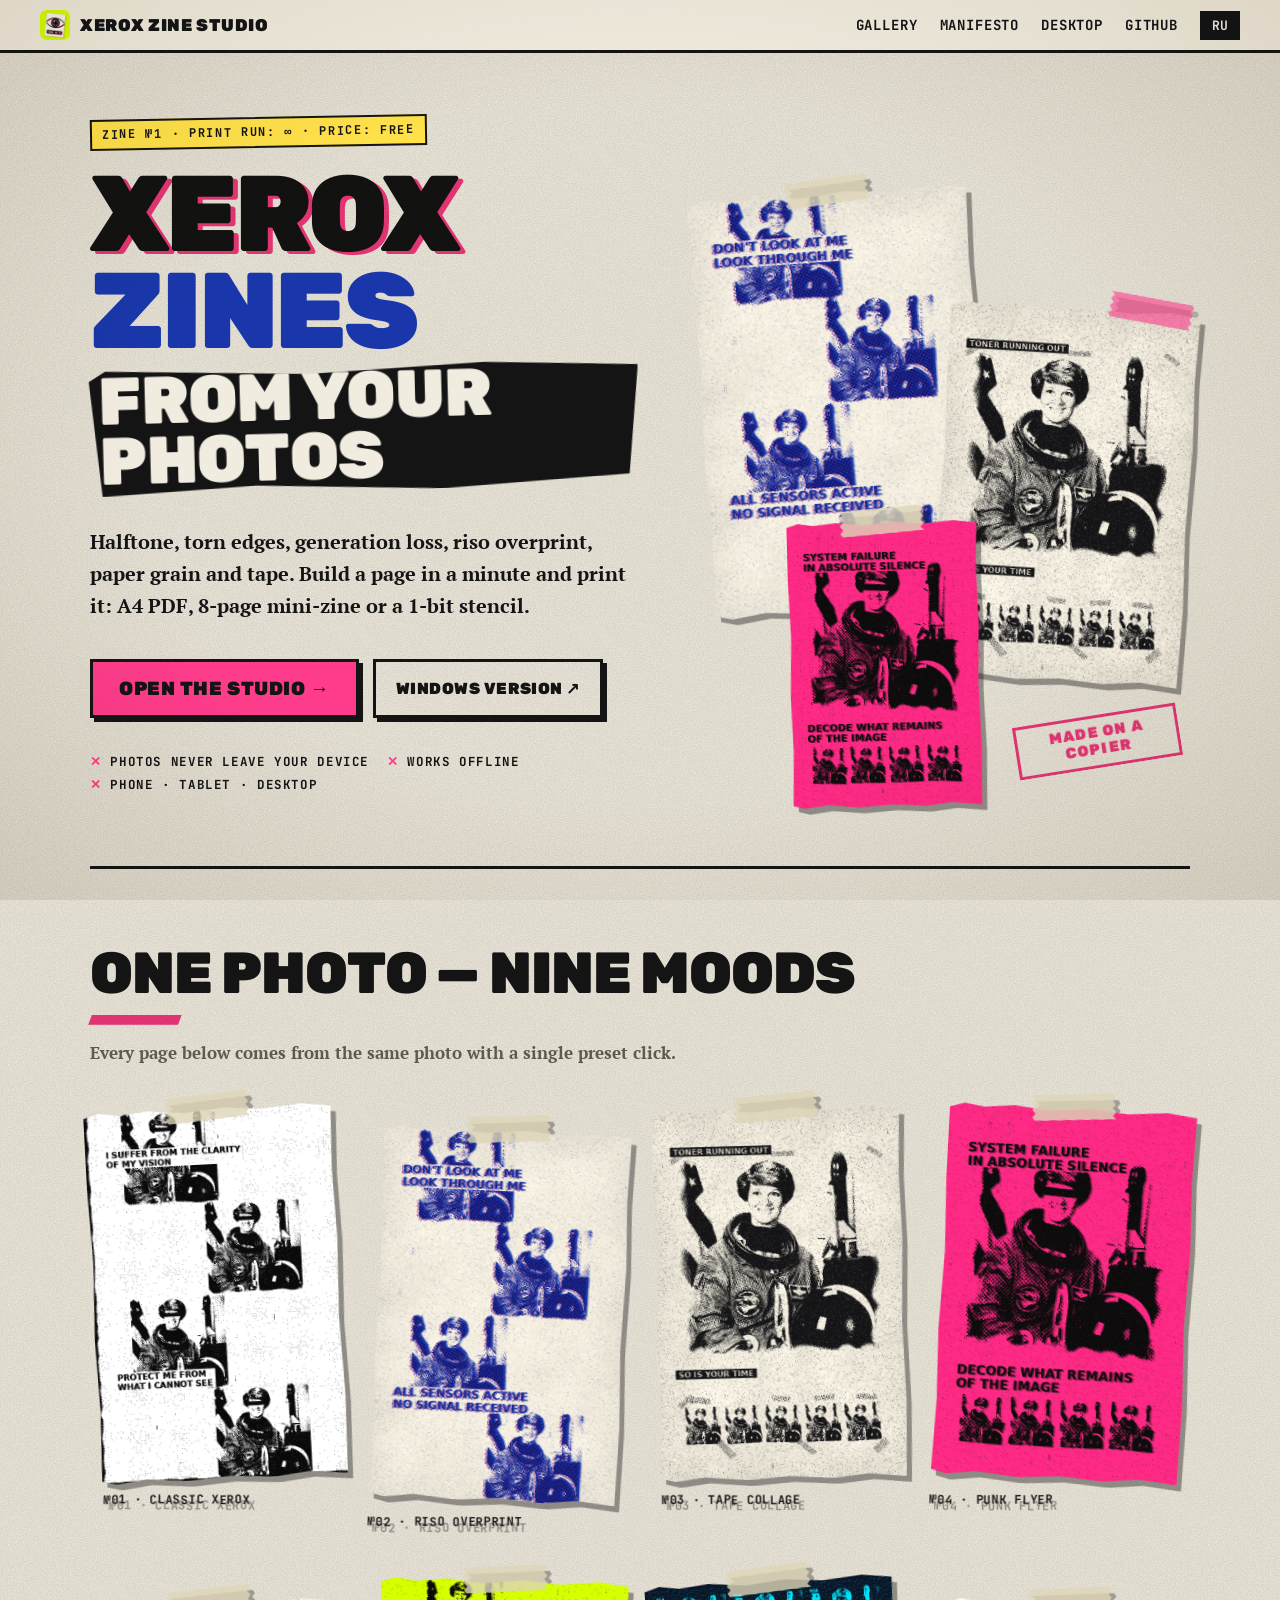
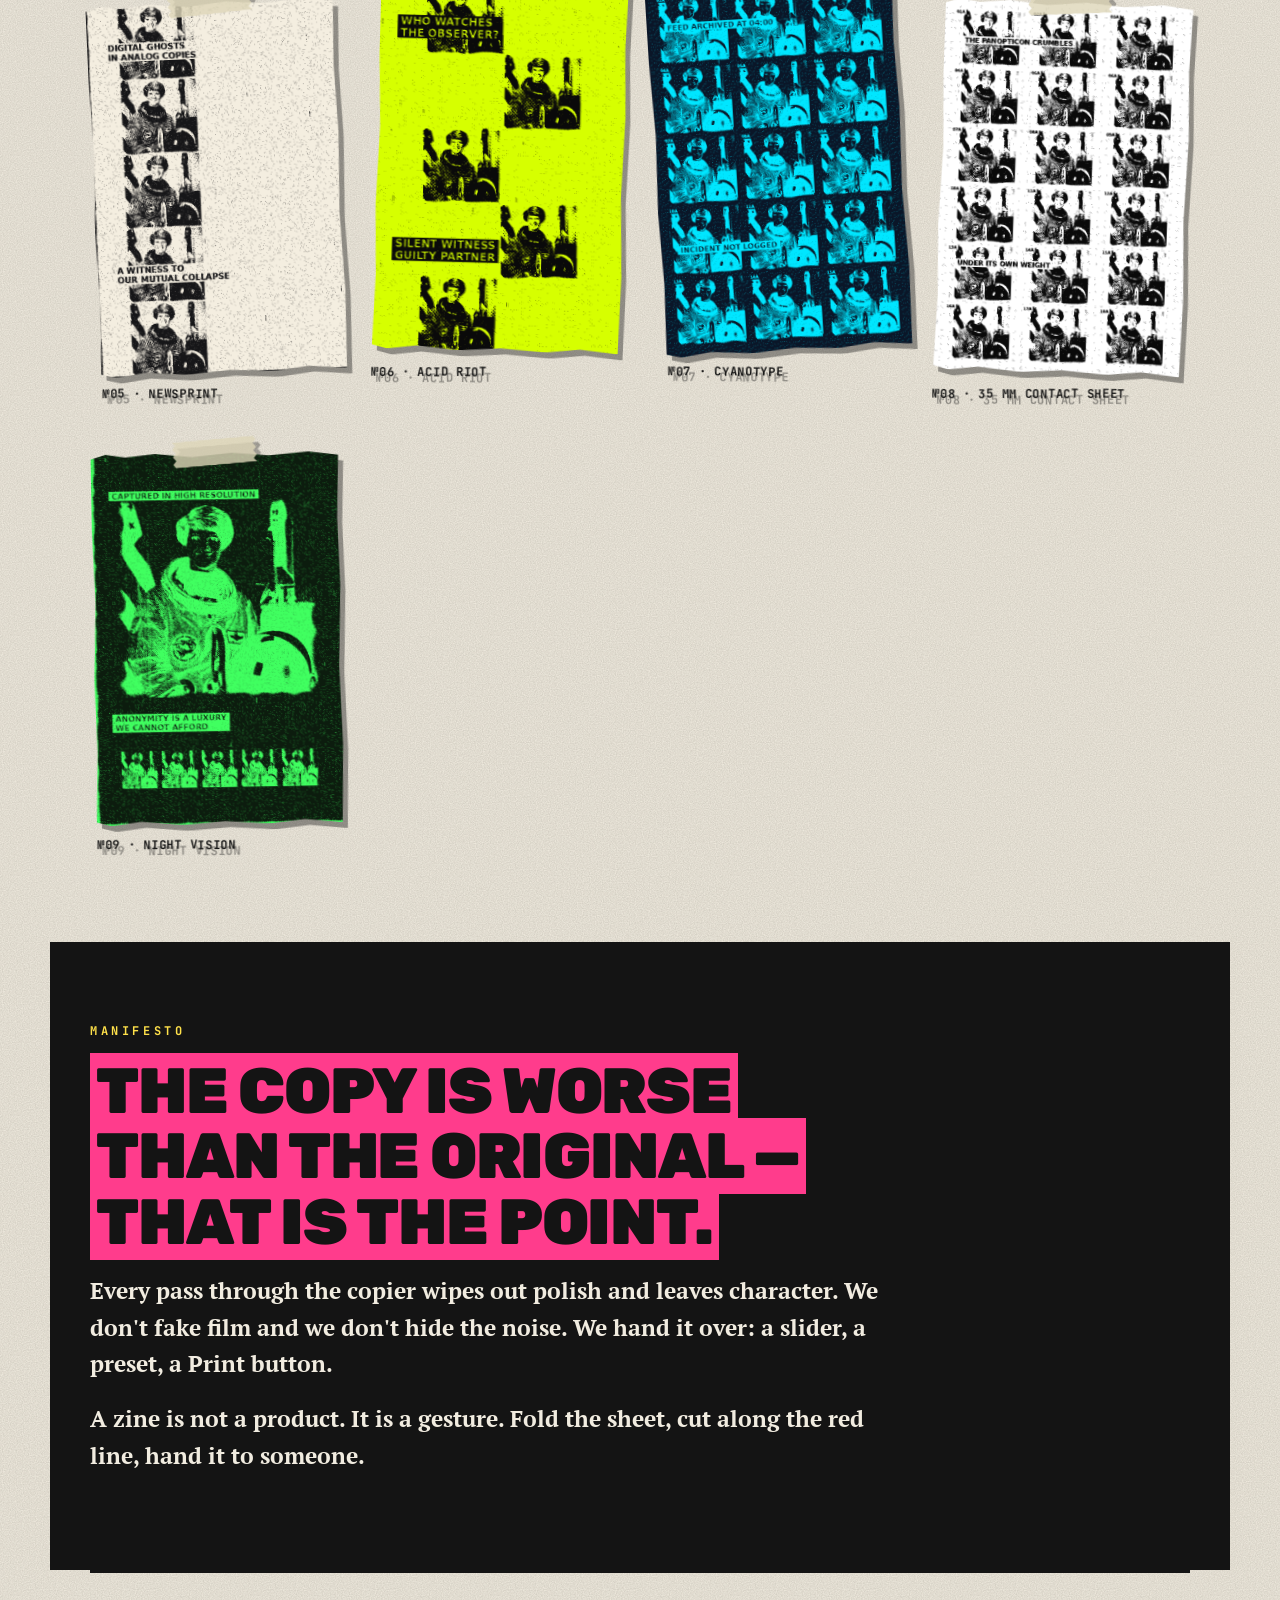
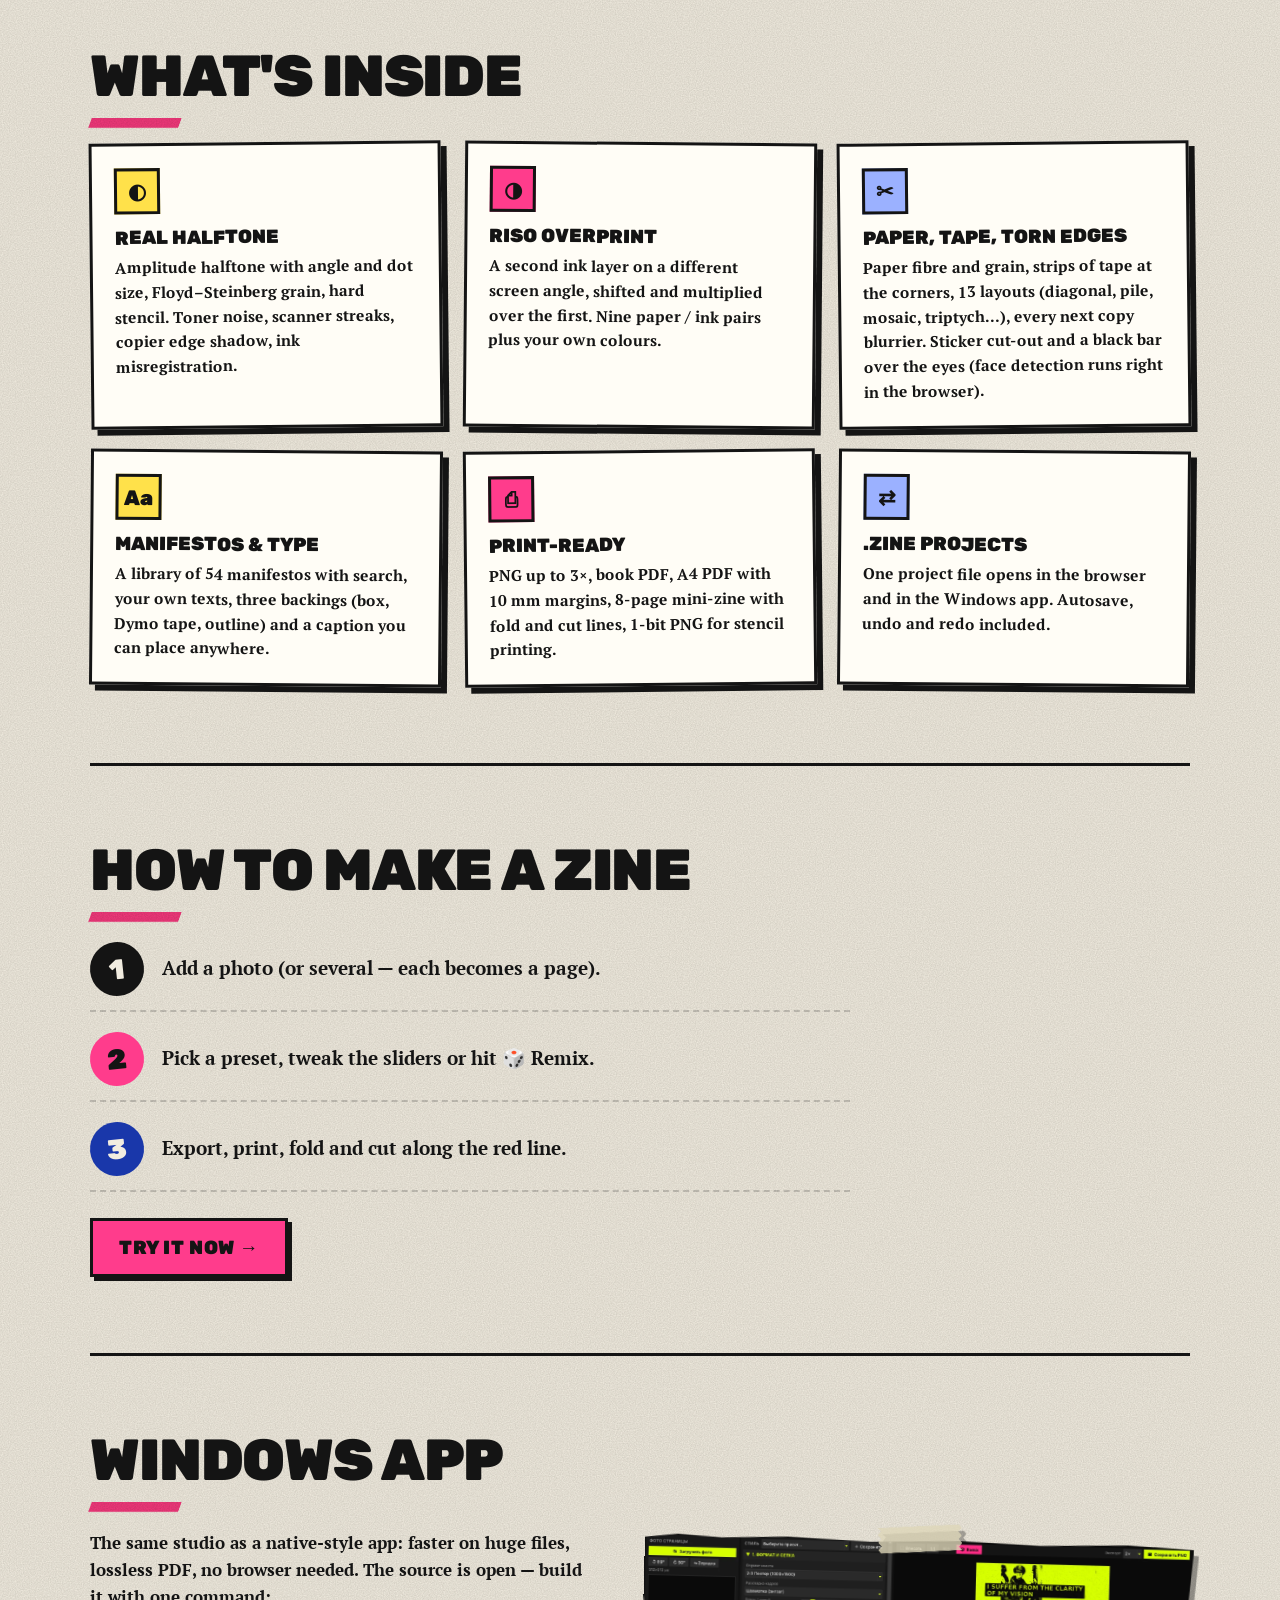
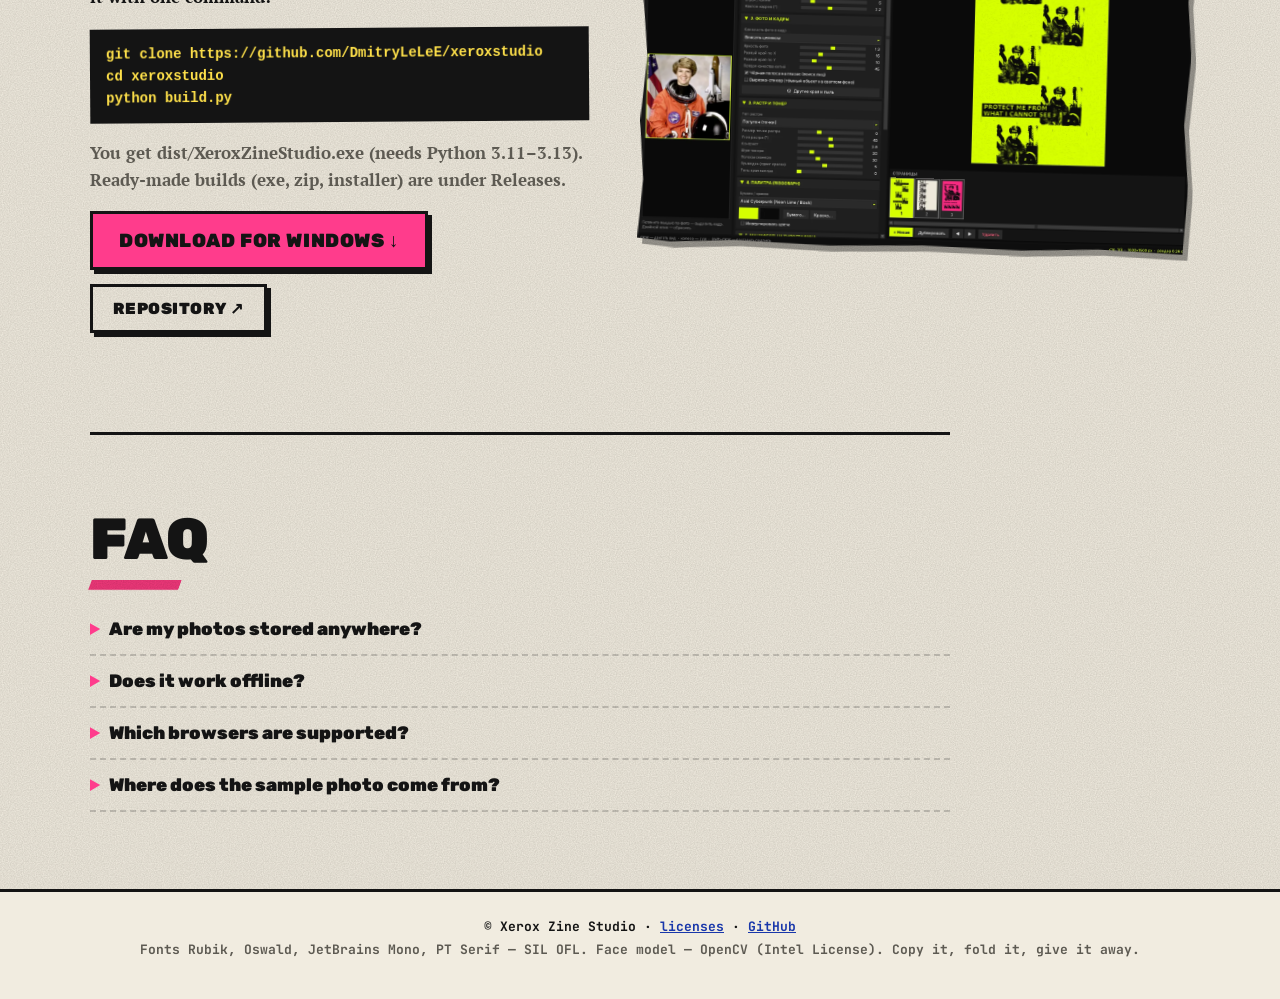
<file: index.html>
<!doctype html>
<html lang="en">
<head>
<meta charset="utf-8">
<meta name="viewport" content="width=device-width, initial-scale=1">
<title>Xerox Zine Studio — make xerox zines from your photos</title>
<meta name="description" content="Turn photos into photocopied zine pages: halftone, torn edges, risograph palettes, manifestos, print-ready A4 PDF and 8-page mini-zine. Free, runs in your browser, photos never leave your device.">
<meta name="theme-color" content="#f1ece0">
<meta http-equiv="Content-Security-Policy" content="default-src 'self'; script-src 'self'; style-src 'self' 'unsafe-inline'; img-src 'self' data:; font-src 'self'; object-src 'none'; base-uri 'self'; form-action 'none'">
<link rel="canonical" href="https://dmitrylelee.github.io/xeroxstudio/">
<link rel="icon" href="img/favicon.png">
<meta property="og:type" content="website">
<meta property="og:title" content="Xerox Zine Studio">
<meta property="og:description" content="Photocopied zine pages from your photos — halftone, torn edges, riso palettes. Free, private, works offline.">
<meta property="og:image" content="https://dmitrylelee.github.io/xeroxstudio/img/og.jpg">
<meta property="og:url" content="https://dmitrylelee.github.io/xeroxstudio/">
<meta name="twitter:card" content="summary_large_image">
<script type="application/ld+json">{"@context":"https://schema.org","@type":"WebApplication","name":"Xerox Zine Studio","applicationCategory":"DesignApplication","operatingSystem":"Any","offers":{"@type":"Offer","price":"0","priceCurrency":"USD"},"url":"https://dmitrylelee.github.io/xeroxstudio/app/","image":"https://dmitrylelee.github.io/xeroxstudio/img/og.jpg","description":"Xerox zine generator that runs in the browser."}</script>
<link rel="stylesheet" href="app/fonts/fonts.css">
<link rel="stylesheet" href="style.css">
</head>
<body>
<svg width="0" height="0" style="position:absolute" aria-hidden="true"><filter id="rough"><feTurbulence type="fractalNoise" baseFrequency=".035" numOctaves="2" seed="4"/><feDisplacementMap in="SourceGraphic" scale="5"/></filter></svg>
<header class="nav">
  <a class="brand" href="./"><img src="img/favicon.png" alt="" width="30" height="30"><span>XEROX ZINE STUDIO</span></a>
  <nav>
    <a href="#gallery" data-ru="Галерея" data-en="Gallery"></a>
    <a href="#manifesto" data-ru="Манифест" data-en="Manifesto"></a>
    <a href="#desktop" data-ru="Для ПК" data-en="Desktop"></a>
    <a href="https://github.com/DmitryLeLeE/xeroxstudio" target="_blank" rel="noopener">GitHub</a>
    <button id="lang" class="chip" aria-label="Language">RU</button>
  </nav>
</header>

<main>
<section class="hero">
  <p class="issue" data-ru="ЗИН №1 · ТИРАЖ: ∞ · ЦЕНА: 0" data-en="ZINE №1 · PRINT RUN: ∞ · PRICE: FREE"></p>
  <h1><span class="l1" data-ru="Ксерокс" data-en="Xerox"></span> <span class="l2" data-ru="зины" data-en="zines"></span><br><em data-ru="из твоих фото" data-en="from your photos"></em></h1>
  <p class="lead" data-ru="Полутон, рваные края, потеря качества копий, ризо-наложение, бумага и скотч. Собери страницу за минуту и отправь в печать: PDF A4, мини-зин на 8 страниц или 1-bit трафарет." data-en="Halftone, torn edges, generation loss, riso overprint, paper grain and tape. Build a page in a minute and print it: A4 PDF, 8-page mini-zine or a 1-bit stencil."></p>
  <div class="cta">
    <a class="btn big" href="app/" data-ru="Открыть студию →" data-en="Open the studio →"></a>
    <a class="btn ghost" href="https://github.com/DmitryLeLeE/xeroxstudio" target="_blank" rel="noopener" data-ru="Версия для Windows ↗" data-en="Windows version ↗"></a>
  </div>
  <ul class="ticks">
    <li data-ru="Фото не уходят с устройства" data-en="Photos never leave your device"></li>
    <li data-ru="Работает офлайн" data-en="Works offline"></li>
    <li data-ru="Телефон · планшет · ПК" data-en="Phone · tablet · desktop"></li>
  </ul>
  <div class="hero-collage" aria-hidden="false">
    <figure class="pg big" style="--r:-4deg"><span class="tp"></span><img src="img/riso.png" width="300" height="450" alt="Riso overprint page made with the app"></figure>
    <figure class="pg mid" style="--r:3.5deg"><span class="tp t2"></span><img src="img/tape.png" width="300" height="450" alt="Tape collage page made with the app"></figure>
    <figure class="pg sm" style="--r:-1.5deg"><span class="tp"></span><img src="img/punk.png" width="300" height="450" alt="Punk flyer page made with the app"></figure>
    <span class="stamp" data-ru="СДЕЛАНО НА КСЕРОКСЕ" data-en="MADE ON A COPIER"></span>
  </div>
</section>

<section id="gallery" class="sec">
  <h2><span data-ru="Один исходник — девять настроений" data-en="One photo — nine moods"></span></h2>
  <p class="sub" data-ru="Каждая страница ниже сделана из одного и того же фото одним нажатием на пресет." data-en="Every page below comes from the same photo with a single preset click."></p>
  <div class="wall">
    <figure class="pg" style="--r:-3deg;--d:0ms"><span class="tp"></span><img loading="lazy" src="img/xerox.png" width="300" height="450" alt="Classic Xerox preset"><figcaption>№01 · Classic Xerox</figcaption></figure>
    <figure class="pg" style="--r:2.5deg;--d:70ms"><span class="tp"></span><img loading="lazy" src="img/riso.png" width="300" height="450" alt="Riso Overprint preset"><figcaption>№02 · Riso Overprint</figcaption></figure>
    <figure class="pg" style="--r:-1.5deg;--d:140ms"><span class="tp"></span><img loading="lazy" src="img/tape.png" width="300" height="450" alt="Tape Collage preset"><figcaption>№03 · Tape Collage</figcaption></figure>
    <figure class="pg" style="--r:3deg;--d:210ms"><span class="tp"></span><img loading="lazy" src="img/punk.png" width="300" height="450" alt="Punk Flyer preset"><figcaption>№04 · Punk Flyer</figcaption></figure>
    <figure class="pg" style="--r:-2.5deg;--d:280ms"><span class="tp"></span><img loading="lazy" src="img/newsprint.png" width="300" height="450" alt="Newsprint preset"><figcaption>№05 · Newsprint</figcaption></figure>
    <figure class="pg" style="--r:1.5deg;--d:350ms"><span class="tp"></span><img loading="lazy" src="img/acid.png" width="300" height="450" alt="Acid Riot preset"><figcaption>№06 · Acid Riot</figcaption></figure>
    <figure class="pg" style="--r:-3.5deg;--d:420ms"><span class="tp"></span><img loading="lazy" src="img/cyanotype.png" width="300" height="450" alt="Cyanotype preset"><figcaption>№07 · Cyanotype</figcaption></figure>
    <figure class="pg" style="--r:2deg;--d:490ms"><span class="tp"></span><img loading="lazy" src="img/contact.png" width="300" height="450" alt="35 mm Contact Sheet preset"><figcaption>№08 · 35 mm Contact Sheet</figcaption></figure>
    <figure class="pg" style="--r:-1deg;--d:560ms"><span class="tp"></span><img loading="lazy" src="img/nightvision.png" width="300" height="450" alt="Night Vision preset"><figcaption>№09 · Night Vision</figcaption></figure>
  </div>
</section>

<section id="manifesto" class="sec manifesto">
  <p class="kicker" data-ru="МАНИФЕСТ" data-en="MANIFESTO"></p>
  <blockquote>
    <p><mark data-ru="Копия хуже оригинала — и в этом смысл." data-en="The copy is worse than the original — that is the point."></mark></p>
    <p data-ru="Каждый проход через ксерокс стирает гладкость и оставляет характер. Мы не имитируем плёнку и не прячем шум. Мы отдаём его в руки: ползунок, пресет, кнопка «Печать»." data-en="Every pass through the copier wipes out polish and leaves character. We don't fake film and we don't hide the noise. We hand it over: a slider, a preset, a Print button."></p>
    <p data-ru="Зин — это не продукт. Это жест. Сложи лист пополам, разрежь по красной линии и отдай другому." data-en="A zine is not a product. It is a gesture. Fold the sheet, cut along the red line, hand it to someone."></p>
  </blockquote>
</section>

<section id="features" class="sec">
  <h2 data-ru="Что внутри" data-en="What's inside"></h2>
  <div class="grid">
    <article><b>◐</b><h3 data-ru="Честный растр" data-en="Real halftone"></h3><p data-ru="Амплитудный полутон с углом и размером точки, зерно Флойда–Стейнберга, жёсткий трафарет. Шум тонера, полосы сканера, тень края копира, сдвиг краски." data-en="Amplitude halftone with angle and dot size, Floyd–Steinberg grain, hard stencil. Toner noise, scanner streaks, copier edge shadow, ink misregistration."></p></article>
    <article><b>◑</b><h3 data-ru="Ризо-наложение" data-en="Riso overprint"></h3><p data-ru="Второй слой краски с другим углом растра, смещённый и перемноженный с первым. Девять пар «бумага / краска» и свои цвета." data-en="A second ink layer on a different screen angle, shifted and multiplied over the first. Nine paper / ink pairs plus your own colours."></p></article>
    <article><b>✂</b><h3 data-ru="Бумага, скотч, рваные края" data-en="Paper, tape, torn edges"></h3><p data-ru="Зерно и волокна бумаги, полоски скотча по углам, 13 раскладок (диагональ, стопка, мозаика, триптих…), каждая следующая копия мутнее. Вырезка-стикер и чёрная полоса на глазах (поиск лиц прямо в браузере)." data-en="Paper fibre and grain, strips of tape at the corners, 13 layouts (diagonal, pile, mosaic, triptych…), every next copy blurrier. Sticker cut-out and a black bar over the eyes (face detection runs right in the browser)."></p></article>
    <article><b>Aa</b><h3 data-ru="Манифесты и шрифты" data-en="Manifestos & type"></h3><p data-ru="Библиотека из 54 манифестов с поиском, свои тексты, три подложки (плашка, Dymo-лента, контур), перетаскивание подписи по листу." data-en="A library of 54 manifestos with search, your own texts, three backings (box, Dymo tape, outline) and a caption you can place anywhere."></p></article>
    <article><b>⎙</b><h3 data-ru="Готово к печати" data-en="Print-ready"></h3><p data-ru="PNG до 3×, PDF книги, PDF A4 с полями 10 мм, мини-зин на 8 страниц с линиями сгиба и разреза, 1-bit PNG для трафаретной печати." data-en="PNG up to 3×, book PDF, A4 PDF with 10 mm margins, 8-page mini-zine with fold and cut lines, 1-bit PNG for stencil printing."></p></article>
    <article><b>⇄</b><h3 data-ru="Проекты .zine" data-en=".zine projects"></h3><p data-ru="Файл проекта открывается и в браузере, и в программе для Windows. Автосохранение в браузере, отмена и возврат." data-en="One project file opens in the browser and in the Windows app. Autosave, undo and redo included."></p></article>
  </div>
</section>

<section class="sec steps">
  <h2 data-ru="Как сделать зин" data-en="How to make a zine"></h2>
  <ol>
    <li><b>1</b><span data-ru="Загрузи фото (или несколько — каждое станет страницей)." data-en="Add a photo (or several — each becomes a page)."></span></li>
    <li><b>2</b><span data-ru="Выбери пресет, поиграй с ползунками или нажми 🎲 Remix." data-en="Pick a preset, tweak the sliders or hit 🎲 Remix."></span></li>
    <li><b>3</b><span data-ru="Экспортируй, распечатай, сложи и разрежь по красной линии." data-en="Export, print, fold and cut along the red line."></span></li>
  </ol>
  <a class="btn big" href="app/" data-ru="Попробовать сейчас →" data-en="Try it now →"></a>
</section>

<section id="desktop" class="sec desk">
  <div>
    <h2 data-ru="Версия для Windows" data-en="Windows app"></h2>
    <p data-ru="Та же студия как обычная программа: быстрее на больших файлах, PDF без сжатия, работает без браузера. Исходники открыты — собери одной командой:" data-en="The same studio as a native-style app: faster on huge files, lossless PDF, no browser needed. The source is open — build it with one command:"></p>
    <pre><code>git clone https://github.com/DmitryLeLeE/xeroxstudio
cd xeroxstudio
python build.py</code></pre>
    <p class="muted" data-ru="Получится dist/XeroxZineStudio.exe (нужен Python 3.11–3.13). Готовые сборки (exe, zip, установщик) лежат в Releases." data-en="You get dist/XeroxZineStudio.exe (needs Python 3.11–3.13). Ready-made builds (exe, zip, installer) are under Releases."></p>
    <div class="cta"><a class="btn big" href="https://github.com/DmitryLeLeE/xeroxstudio/releases/latest" target="_blank" rel="noopener" data-ru="Скачать для Windows ↓" data-en="Download for Windows ↓"></a><a class="btn ghost" href="https://github.com/DmitryLeLeE/xeroxstudio" target="_blank" rel="noopener" data-ru="Репозиторий ↗" data-en="Repository ↗"></a></div>
  </div>
  <figure class="pg shot" style="--r:1.5deg"><span class="tp"></span><img loading="lazy" src="img/app.webp" width="830" height="465" alt="Desktop version of Xerox Zine Studio"></figure>
</section>

<section class="sec faq">
  <h2 data-ru="Вопросы" data-en="FAQ"></h2>
  <details><summary data-ru="Мои фото где-то хранятся?" data-en="Are my photos stored anywhere?"></summary><p data-ru="Нет. Всё считается в вашем браузере. Автосохранение лежит только в локальном хранилище браузера. Ни аналитики, ни трекеров, ни серверной части нет." data-en="No. Everything is computed in your browser. Autosave lives only in your browser's local storage. There is no analytics, tracking or server component."></p></details>
  <details><summary data-ru="Работает ли без интернета?" data-en="Does it work offline?"></summary><p data-ru="Да, после первого открытия. Приложение можно установить на телефон или ПК («Добавить на главный экран» / «Установить»)." data-en="Yes, after the first visit. You can install it on a phone or computer (“Add to Home Screen” / “Install”)."></p></details>
  <details><summary data-ru="Какие браузеры поддерживаются?" data-en="Which browsers are supported?"></summary><p data-ru="Современные Chrome, Edge, Firefox и Safari (16.4+). Для больших экспортов (A4, 3×) на телефоне нужно достаточно памяти — если не хватило, снизьте масштаб." data-en="Current Chrome, Edge, Firefox and Safari (16.4+). Big exports (A4, 3×) on a phone need enough memory — lower the scale if it runs out."></p></details>
  <details><summary data-ru="Откуда пример-фото?" data-en="Where does the sample photo come from?"></summary><p data-ru="Портрет из архива NASA — общественное достояние." data-en="A NASA portrait — public domain."></p></details>
</section>
</main>

<footer>
  <div>© Xerox Zine Studio · <a href="app/licenses.txt">licenses</a> · <a href="https://github.com/DmitryLeLeE/xeroxstudio" target="_blank" rel="noopener">GitHub</a></div>
  <div class="muted" data-ru="Шрифты Rubik, Oswald, JetBrains Mono, PT Serif — SIL OFL. Модель поиска лиц — OpenCV (Intel License). Копируй, складывай, раздавай." data-en="Fonts Rubik, Oswald, JetBrains Mono, PT Serif — SIL OFL. Face model — OpenCV (Intel License). Copy it, fold it, give it away."></div>
</footer>

<script src="landing.js"></script>
</body>
</html>
</file>
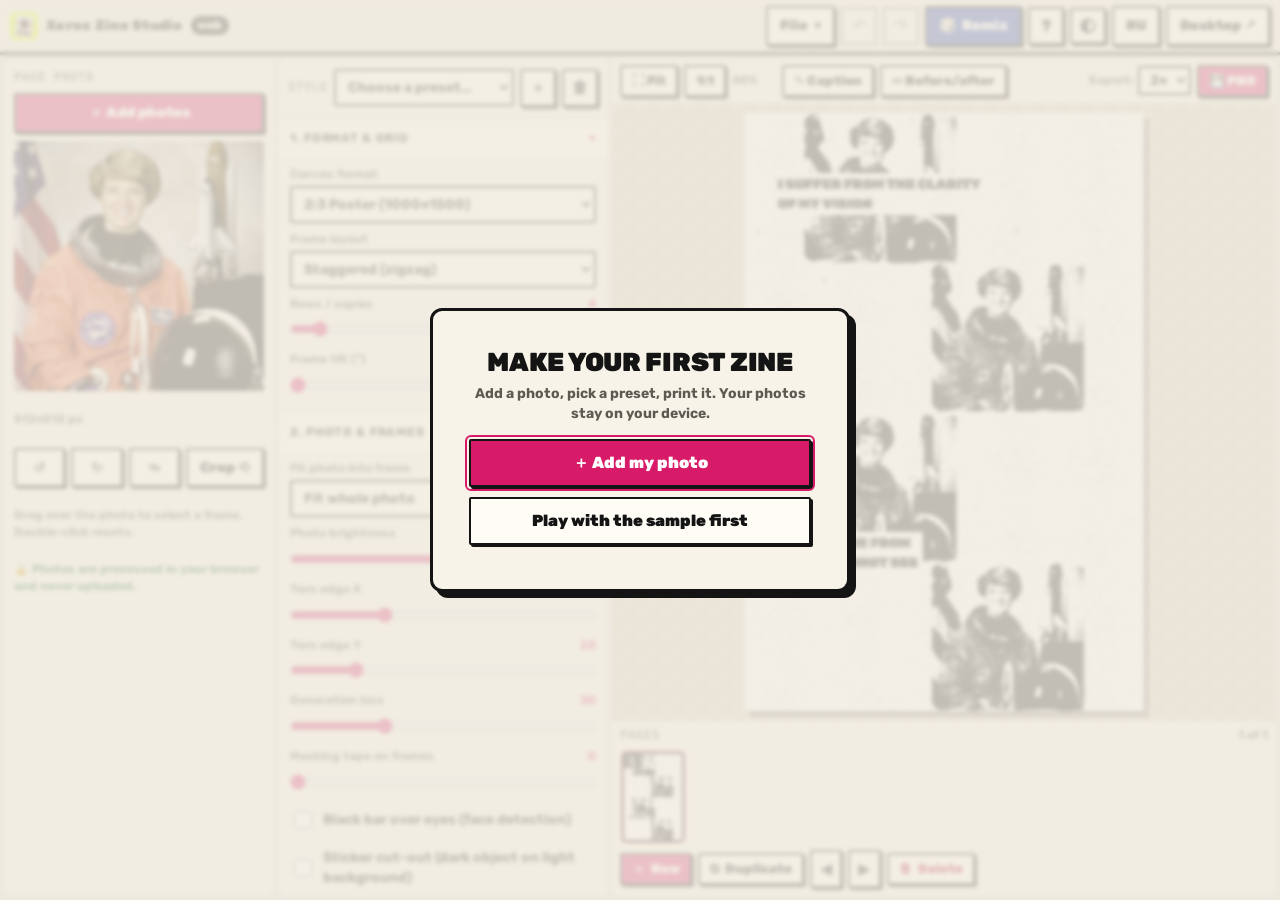
<file: app/index.html>
<!doctype html>
<html lang="ru">
<head>
<meta charset="utf-8">
<meta http-equiv="Content-Security-Policy" content="default-src 'self'; script-src 'self'; style-src 'self' 'unsafe-inline'; img-src 'self' data: blob:; font-src 'self'; connect-src 'self' data: blob:; worker-src 'self' blob:; manifest-src 'self'; object-src 'none'; base-uri 'self'; form-action 'none'">
<meta name="viewport" content="width=device-width, initial-scale=1, viewport-fit=cover">
<title>Xerox Zine Studio — веб-версия</title>
<meta name="description" content="Генератор ксерокс-зинов в браузере: полутон, рваные края, ризо-палитры, PDF для печати и мини-зин A4. Фото не покидают ваше устройство.">
<meta name="theme-color" content="#121212">
<meta name="color-scheme" content="light dark">
<meta property="og:title" content="Xerox Zine Studio">
<meta property="og:description" content="Xerox zine generator in your browser — halftone, torn edges, risograph palettes, print-ready PDF. Your photos never leave your device.">
<meta property="og:image" content="https://dmitrylelee.github.io/xeroxstudio/img/og.jpg">
<meta property="og:type" content="website">
<script src="js/theme-init.js"></script>
<link rel="icon" href="../img/favicon.png">
<link rel="apple-touch-icon" href="icons/apple-180.png">
<link rel="manifest" href="manifest.webmanifest">
<link rel="stylesheet" href="fonts/fonts.css">
<link rel="stylesheet" href="style.css">
</head>
<body>
<noscript><p style="padding:2rem;color:#fff">Для работы нужен JavaScript. / JavaScript is required.</p></noscript>

<header class="top" role="banner">
  <a class="brand" href="../" title="Xerox Zine Studio"><img src="../img/favicon.png" alt="" width="28" height="28"><span>Xerox Zine Studio</span><em>web</em></a>
  <div class="top-actions">
    <div class="menu-wrap">
      <button class="btn" id="btnFile" aria-haspopup="true" aria-expanded="false" aria-controls="menuFile"><span data-ru="Файл" data-en="File"></span> ▾</button>
      <div class="menu" id="menuFile" role="menu" hidden></div>
    </div>
    <button class="btn icon" id="btnUndo" title="Ctrl+Z" data-ru-title="Отменить (Ctrl+Z)" data-en-title="Undo (Ctrl+Z)" aria-label="Undo">↶</button>
    <button class="btn icon" id="btnRedo" title="Ctrl+Y" data-ru-title="Вернуть (Ctrl+Y)" data-en-title="Redo (Ctrl+Y)" aria-label="Redo">↷</button>
    <button class="btn pink" id="btnRemix">🎲 <span class="hide-sm" data-ru="Remix" data-en="Remix"></span></button>
    <button class="btn icon" id="btnHelp" data-ru-title="Справка (F1)" data-en-title="Help (F1)" aria-label="Help">?</button>
    <button class="btn icon" id="btnTheme" aria-label="Theme" data-ru-title="Тема: бумага / тёмная" data-en-title="Theme: paper / dark"><svg width="16" height="16" viewBox="0 0 16 16" aria-hidden="true"><circle cx="8" cy="8" r="6.5" fill="none" stroke="currentColor" stroke-width="2"/><path d="M8 1.5a6.5 6.5 0 0 0 0 13z" fill="currentColor"/></svg></button>
    <button class="btn" id="btnLang" aria-label="Language">EN</button>
    <a class="btn hide-sm" id="lnkGit" href="https://github.com/DmitryLeLeE/xeroxstudio" target="_blank" rel="noopener" data-ru="Для ПК ↗" data-en="Desktop ↗"></a>
  </div>
</header>

<div id="restore" class="banner" hidden>
  <span id="restoreMsg"></span>
  <button class="btn primary sm" id="restoreYes"></button>
  <button class="btn sm" id="restoreNo"></button>
</div>

<h1 class="sr-only">Xerox Zine Studio — xerox zine generator</h1>
<main class="app" id="app" data-tab="style">
  <!-- Фото -->
  <section class="panel col-source" id="colSource" data-tab="photo" aria-labelledby="hSource">
    <h2 id="hSource" class="cap" data-ru="ФОТО СТРАНИЦЫ" data-en="PAGE PHOTO"></h2>
    <button class="btn primary wide" id="btnPhoto"><span data-ru="＋ Загрузить фото" data-en="＋ Add photos"></span></button>
    <div class="src-wrap" id="srcWrap">
      <canvas id="srcCanvas" aria-label="Фото и кадрирование"></canvas>
      <div class="src-empty" id="srcEmpty"><span data-ru="Перетащите фото сюда,<br>вставьте из буфера (Ctrl+V)<br>или нажмите кнопку выше" data-en="Drop a photo here,<br>paste it (Ctrl+V)<br>or use the button above"></span></div>
    </div>
    <p class="muted small" id="srcInfo"></p>
    <div class="row gap">
      <button class="btn grow" id="btnRotL" data-ru-title="Повернуть влево" data-en-title="Rotate left">↺</button>
      <button class="btn grow" id="btnRotR" data-ru-title="Повернуть вправо" data-en-title="Rotate right">↻</button>
      <button class="btn grow" id="btnFlip" data-ru-title="Зеркало" data-en-title="Mirror">⇋</button>
      <button class="btn grow" id="btnCropReset" data-ru="Кадр ⟲" data-en="Crop ⟲" data-ru-title="Сбросить кадр (двойной клик)" data-en-title="Reset crop (double-click)"></button>
    </div>
    <p class="muted small" data-ru="Потяните по фото — выделить кадр. Двойной клик — сбросить." data-en="Drag over the photo to select a frame. Double-click resets."></p>
    <p class="privacy small" data-ru="🔒 Фото обрабатываются прямо в браузере и никуда не отправляются." data-en="🔒 Photos are processed in your browser and never uploaded."></p>
  </section>

  <!-- Настройки -->
  <section class="panel col-settings" id="colSettings" aria-label="Настройки">
    <div id="presetRow" class="preset-row" data-tab="style"></div>
    <div id="sections"></div>
  </section>

  <!-- Предпросмотр -->
  <section class="col-view" id="colView" data-tab="view" aria-label="Предпросмотр">
    <div class="hud">
      <button class="btn sm" id="btnFit" data-ru="⛶ Вписать" data-en="⛶ Fit"></button>
      <button class="btn sm" id="btn100">1:1</button>
      <span class="zoom" id="zoomLbl" aria-live="off">100%</span>
      <button class="btn sm toggle" id="btnTextMode" aria-pressed="false" data-ru="✎ Подпись" data-en="✎ Caption" data-ru-title="Режим: тап/клик по листу ставит подпись (на ПК — Shift+клик)" data-en-title="Mode: tap/click on the sheet places the caption (desktop: Shift+click)"></button>
      <button class="btn sm toggle" id="btnCompare" aria-pressed="false" data-ru="⇔ До/после" data-en="⇔ Before/after" data-ru-title="Сравнить с исходным фото: тяните разделитель по листу" data-en-title="Compare with the original photo: drag the divider across the sheet"></button>
      <span class="spacer"></span>
      <label class="hide-xs"><span class="muted small" data-ru="Экспорт:" data-en="Export:"></span>
        <select id="expScale" class="sel sm" aria-label="Export scale"><option value="1">1×</option><option value="2" selected>2×</option><option value="3">3×</option></select></label>
      <button class="btn primary sm" id="btnSavePng"><span data-ru="💾 PNG" data-en="💾 PNG"></span></button>
    </div>
    <div class="viewport" id="viewport" tabindex="0" aria-label="Предпросмотр страницы">
      <canvas id="preview" role="img" aria-label="Zine page preview"></canvas>
      <div class="scanbar" id="scanbar" aria-hidden="true"></div>
      <div class="busy" id="busy" hidden><i></i><span id="busyTxt"></span></div>
    </div>
    <div class="strip">
      <div class="strip-head"><span class="cap" data-ru="СТРАНИЦЫ" data-en="PAGES"></span><span class="muted small" id="pageInfo"></span></div>
      <div class="thumbs" id="thumbs" role="tablist"></div>
      <div class="row gap pctl">
        <button class="btn primary sm" id="pgNew" data-ru="＋<span class='hide-sm'> Новая</span>" data-en="＋<span class='hide-sm'> New</span>" aria-label="New page"></button>
        <button class="btn sm" id="pgDup" data-ru="⧉<span class='hide-sm'> Дублировать</span>" data-en="⧉<span class='hide-sm'> Duplicate</span>" aria-label="Duplicate page"></button>
        <button class="btn sm icon" id="pgLeft" aria-label="Move left">◀</button>
        <button class="btn sm icon" id="pgRight" aria-label="Move right">▶</button>
        <button class="btn sm danger" id="pgDel" data-ru="🗑<span class='hide-sm'> Удалить</span>" data-en="🗑<span class='hide-sm'> Delete</span>" aria-label="Delete page"></button>
      </div>
    </div>
  </section>
</main>

<nav class="tabbar" id="tabbar" aria-label="Разделы">
  <button data-go="photo"><b>🖼</b><span data-ru="Фото" data-en="Photo"></span></button>
  <button data-go="style" class="on"><b>🎛</b><span data-ru="Стиль" data-en="Style"></span></button>
  <button data-go="text"><b>Aa</b><span data-ru="Текст" data-en="Text"></span></button>
  <button data-go="view"><b>◫</b><span data-ru="Лист" data-en="Sheet"></span></button>
</nav>

<div class="toast" id="toast" role="status" aria-live="polite" hidden></div>

<input type="file" id="fileImg" aria-label="Add photos" accept="image/*" multiple hidden>
<input type="file" id="fileCam" accept="image/*" capture="environment" aria-label="Take a photo" hidden>
<input type="file" id="fileProj" aria-label="Open project" accept=".zine,.zip,application/zip" hidden>
<div class="dropveil" id="dropveil" hidden><div data-ru="Отпустите, чтобы открыть" data-en="Drop to open"></div></div>

<!-- Диалоги -->
<dialog id="dlgManifest" class="dlg wide">
  <form method="dialog" class="dlg-head"><h3 data-ru="Библиотека манифестов" data-en="Manifesto library"></h3><span class="muted small" id="mCount"></span><button class="btn icon" aria-label="Close">✕</button></form>
  <div class="dlg-bar">
    <select id="mCat" class="sel" aria-label="Category"></select>
    <input id="mQuery" class="inp" type="search" data-ru-ph="Поиск…" data-en-ph="Search…" aria-label="Search">
  </div>
  <div class="m-body">
    <ul id="mList" class="m-list" role="listbox" tabindex="0" aria-label="Manifestos"></ul>
    <div class="m-prev"><div class="m-cat" id="mPrevCat"></div><pre id="mPrev"></pre></div>
  </div>
  <div class="m-new" id="mNew" hidden>
    <textarea id="mNewTop" aria-label="Top text" rows="2" class="inp" maxlength="120" data-ru-ph="Верхняя строка (Enter — новая строка)" data-en-ph="Top text (Enter = new line)"></textarea>
    <textarea id="mNewBottom" aria-label="Bottom text" rows="2" class="inp" maxlength="120" data-ru-ph="Нижняя строка" data-en-ph="Bottom text"></textarea>
    <div class="m-new-act"><button class="btn primary" id="mNewSave" data-ru="★ Сохранить в «Мои»" data-en="★ Save to Mine"></button><button class="btn" id="mNewCancel" data-ru="Отмена" data-en="Cancel"></button></div>
  </div>
  <div class="dlg-foot">
    <button class="btn" id="mWrite" data-ru="✎ Написать свой" data-en="✎ Write your own"></button>
    <button class="btn primary" id="mApply" data-ru="Применить к странице" data-en="Apply to page"></button>
    <button class="btn" id="mSpread" data-ru="Раздать по страницам" data-en="Spread across pages"></button>
    <button class="btn" id="mRandom" data-ru="🎲 Случайный" data-en="🎲 Random"></button>
    <button class="btn danger" id="mDelete" data-ru="Удалить свой" data-en="Delete mine"></button>
  </div>
</dialog>

<dialog id="dlgHelp" class="dlg">
  <form method="dialog" class="dlg-head"><h3 data-ru="Справка" data-en="Help"></h3><button class="btn icon" aria-label="Close">✕</button></form>
  <div class="dlg-body" id="helpBody"></div>
</dialog>

<dialog id="dlgWelcome" class="dlg narrow">
  <div class="welcome">
    <h3 data-ru="Сделай свой первый зин" data-en="Make your first zine"></h3>
    <p class="muted" data-ru="Добавь фото, выбери пресет, распечатай. Фото остаются на твоём устройстве." data-en="Add a photo, pick a preset, print it. Your photos stay on your device."></p>
    <button class="btn primary" id="wPhoto" data-ru="＋ Добавить моё фото" data-en="＋ Add my photo"></button>
    <button class="btn" id="wCam" data-ru="📷 Снять на камеру" data-en="📷 Take a photo"></button>
    <button class="btn" id="wSample" data-ru="Сначала поиграю с примером" data-en="Play with the sample first"></button>
  </div>
</dialog>

<dialog id="dlgAbout" class="dlg">
  <form method="dialog" class="dlg-head"><h3 data-ru="О программе" data-en="About"></h3><button class="btn icon" aria-label="Close">✕</button></form>
  <div class="dlg-body" id="aboutBody"></div>
</dialog>

<dialog id="dlgPrompt" class="dlg narrow">
  <form method="dialog" id="promptForm">
    <h3 id="promptTitle"></h3>
    <p class="muted small" id="promptMsg"></p>
    <input class="inp" id="promptInput" aria-label="Name" autocomplete="off" maxlength="60">
    <div class="dlg-foot"><button class="btn primary" value="ok" id="promptOk"></button><button class="btn" value="cancel" formnovalidate id="promptCancel"></button></div>
  </form>
</dialog>

<dialog id="dlgConfirm" class="dlg narrow">
  <form method="dialog">
    <h3 id="confTitle"></h3>
    <p id="confMsg"></p>
    <div class="dlg-foot"><button class="btn primary" value="ok" id="confOk"></button><button class="btn" value="cancel" id="confCancel"></button></div>
  </form>
</dialog>

<dialog id="dlgJob" class="dlg narrow" aria-live="polite">
  <h3 id="jobTitle"></h3>
  <p class="muted" id="jobMsg"></p>
  <div class="bar"><i id="jobBar"></i></div>
  <div class="dlg-foot"><button class="btn" id="jobCancel"></button></div>
</dialog>

<script type="module" src="js/app.js"></script>
</body>
</html>
</file>
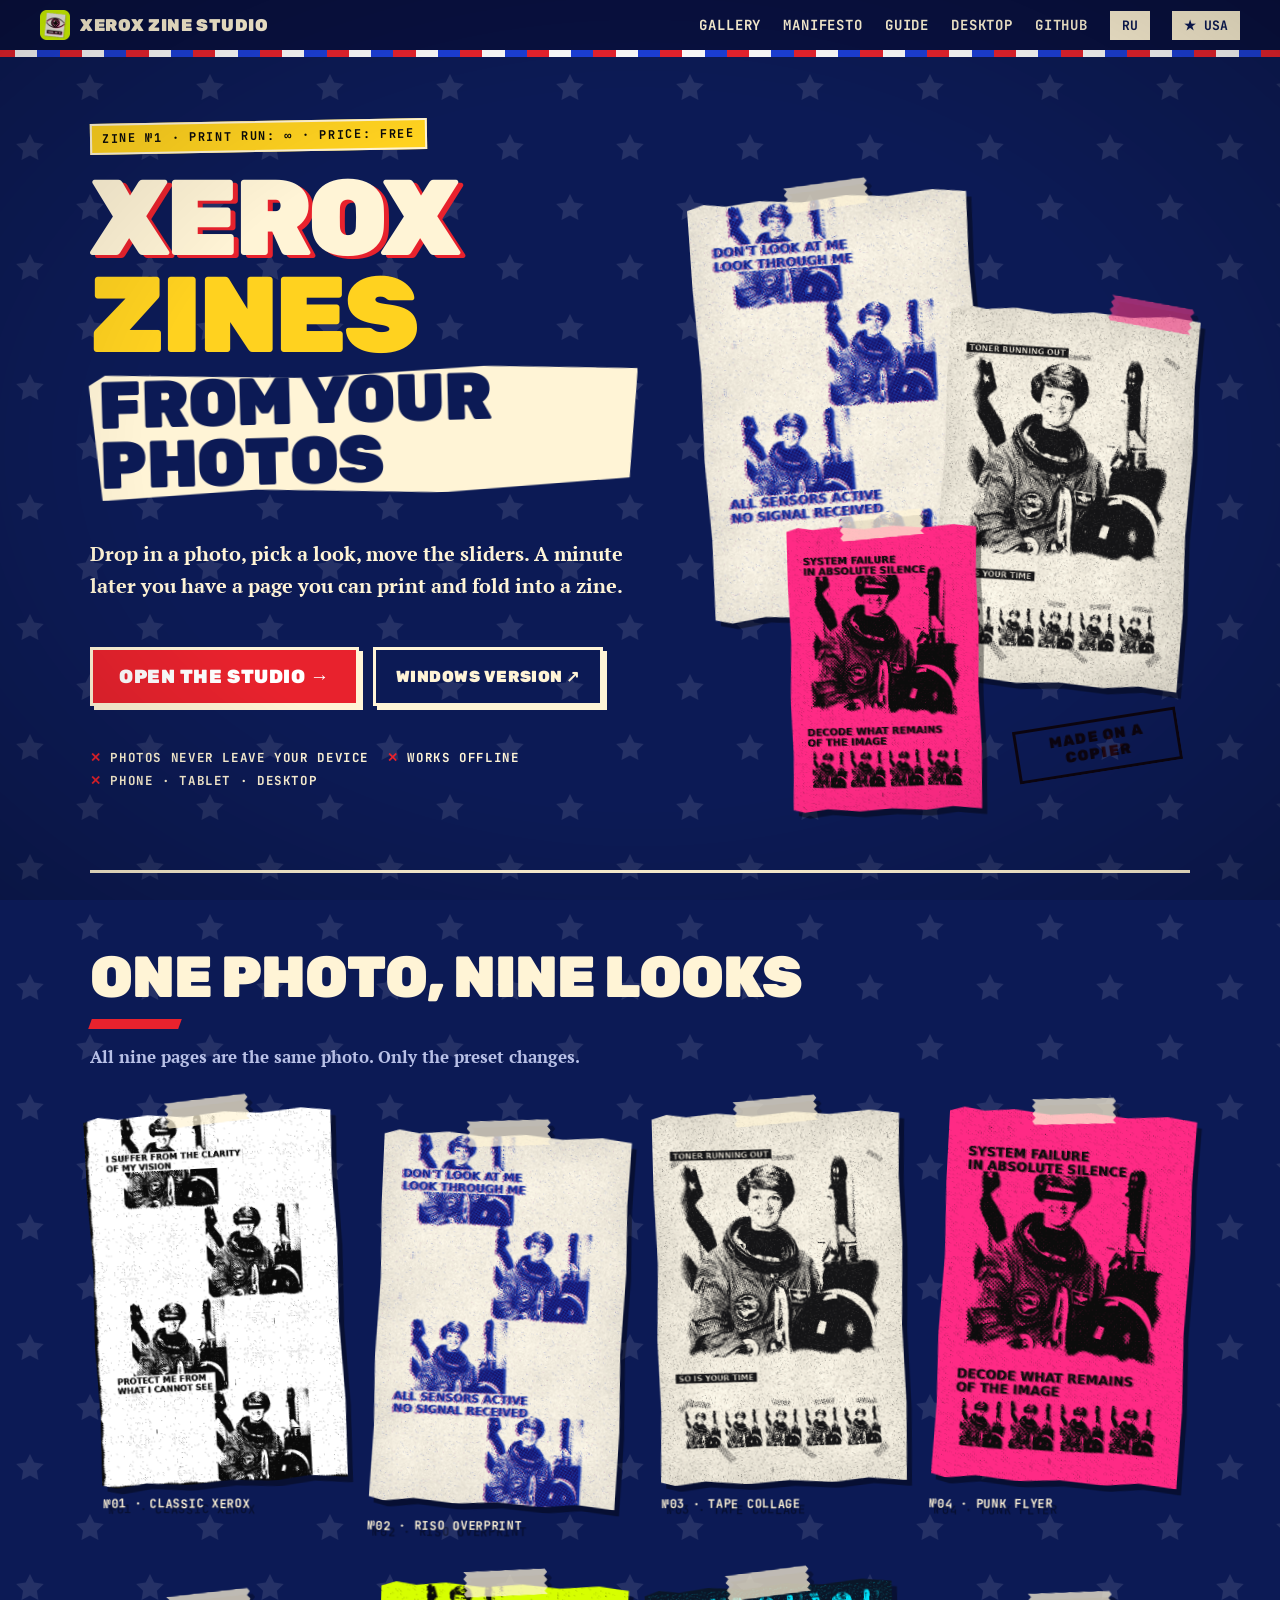
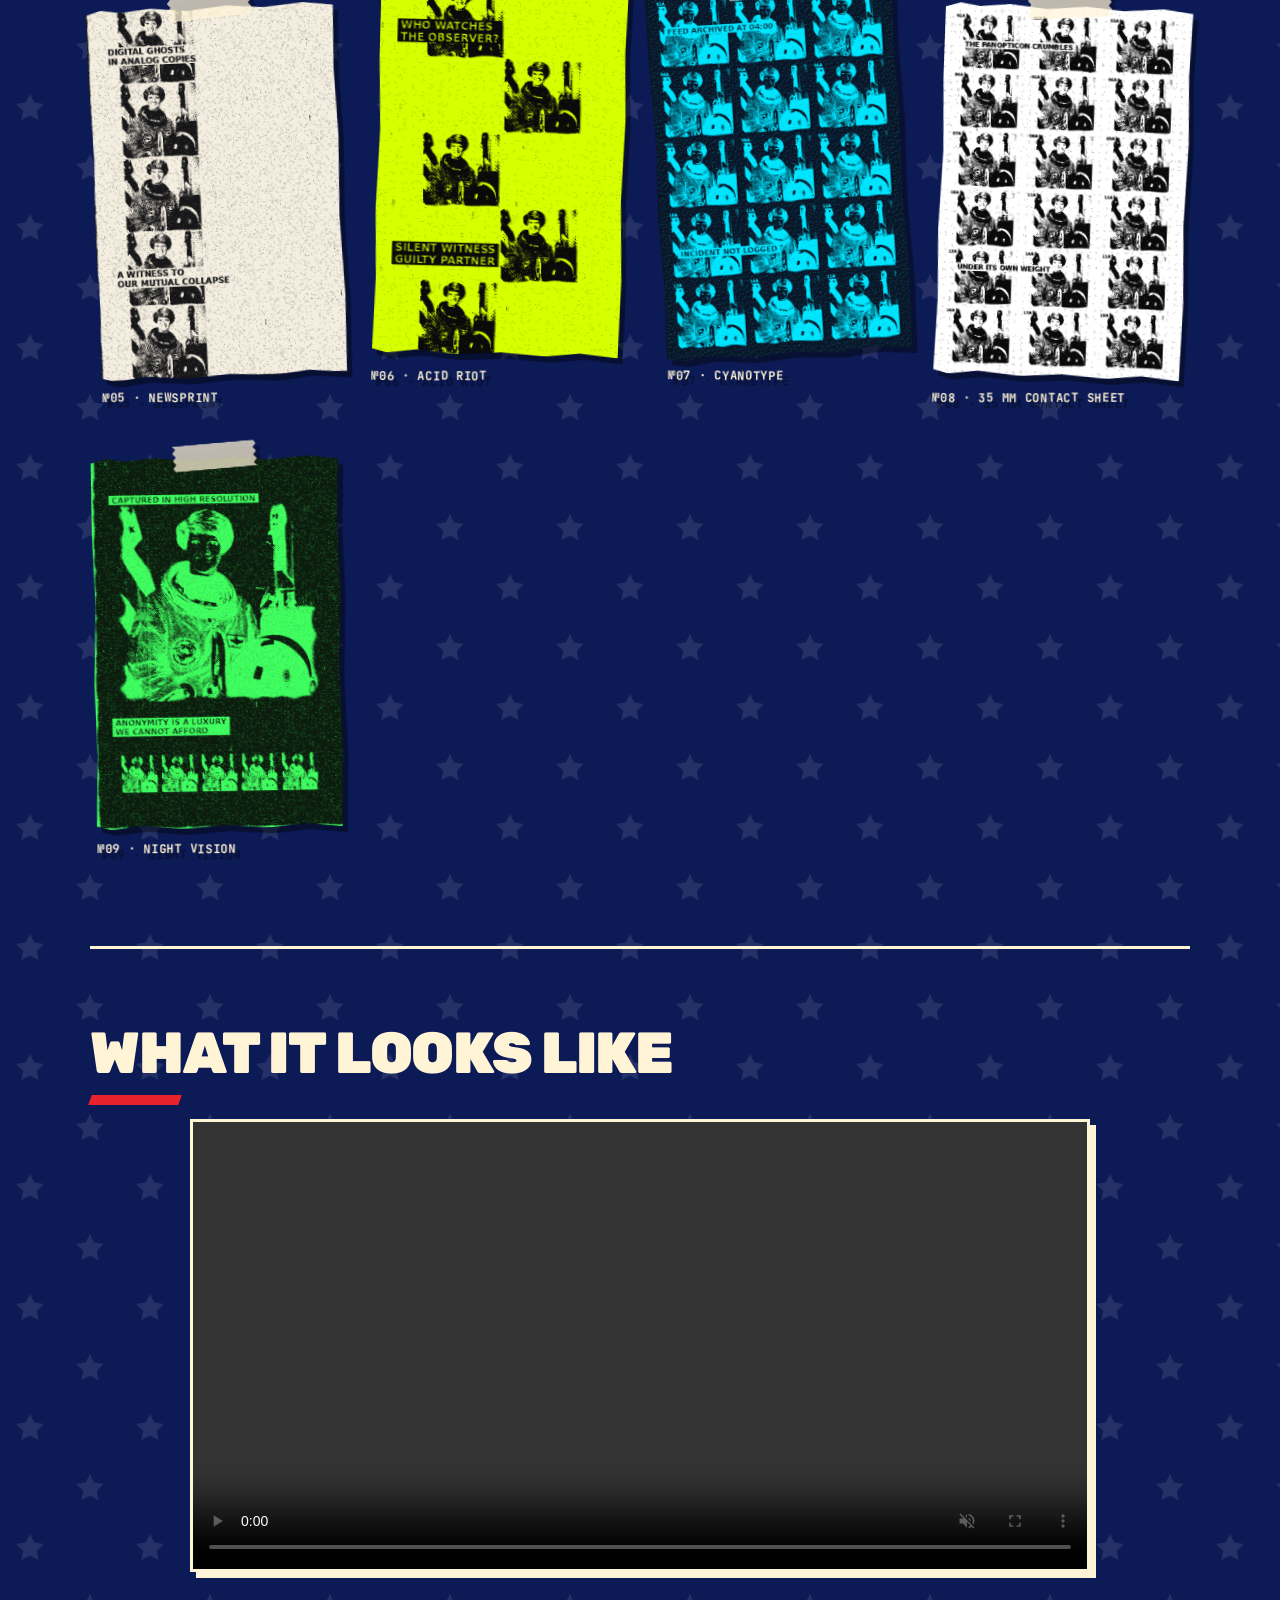
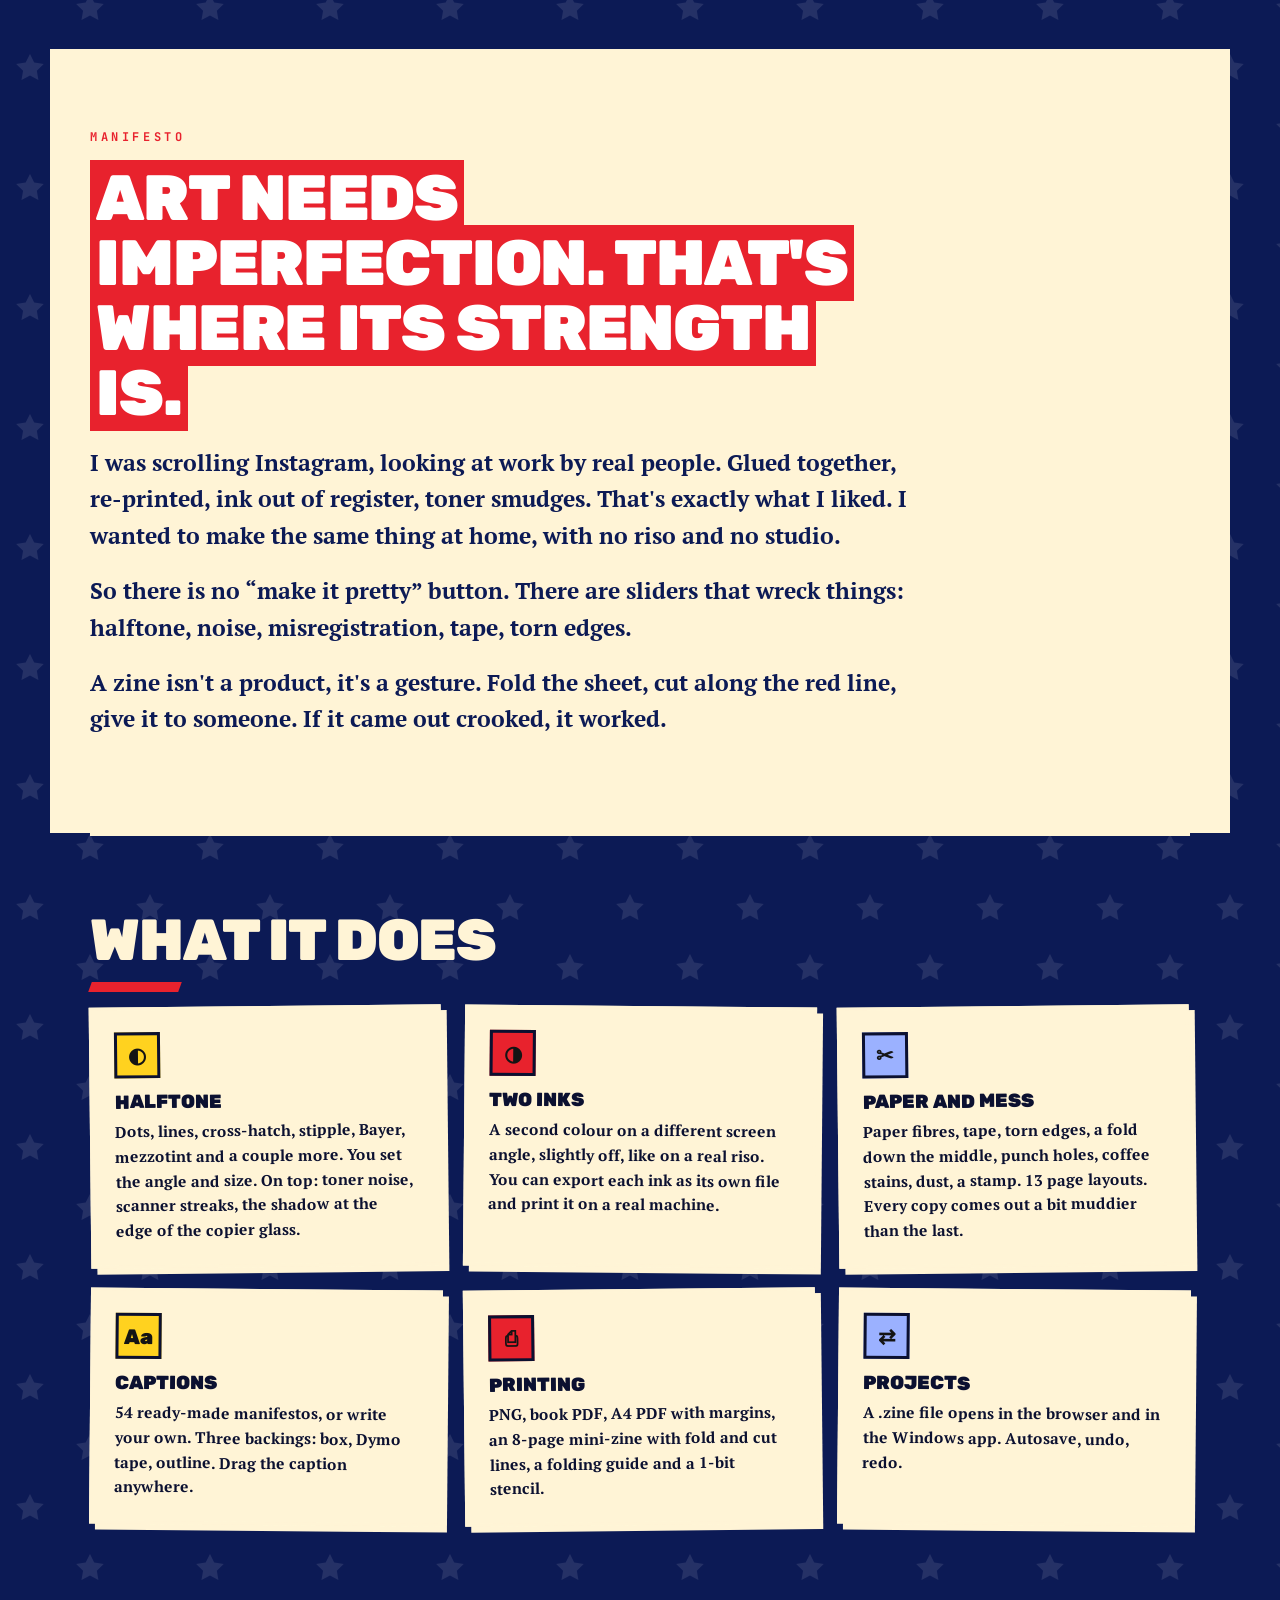
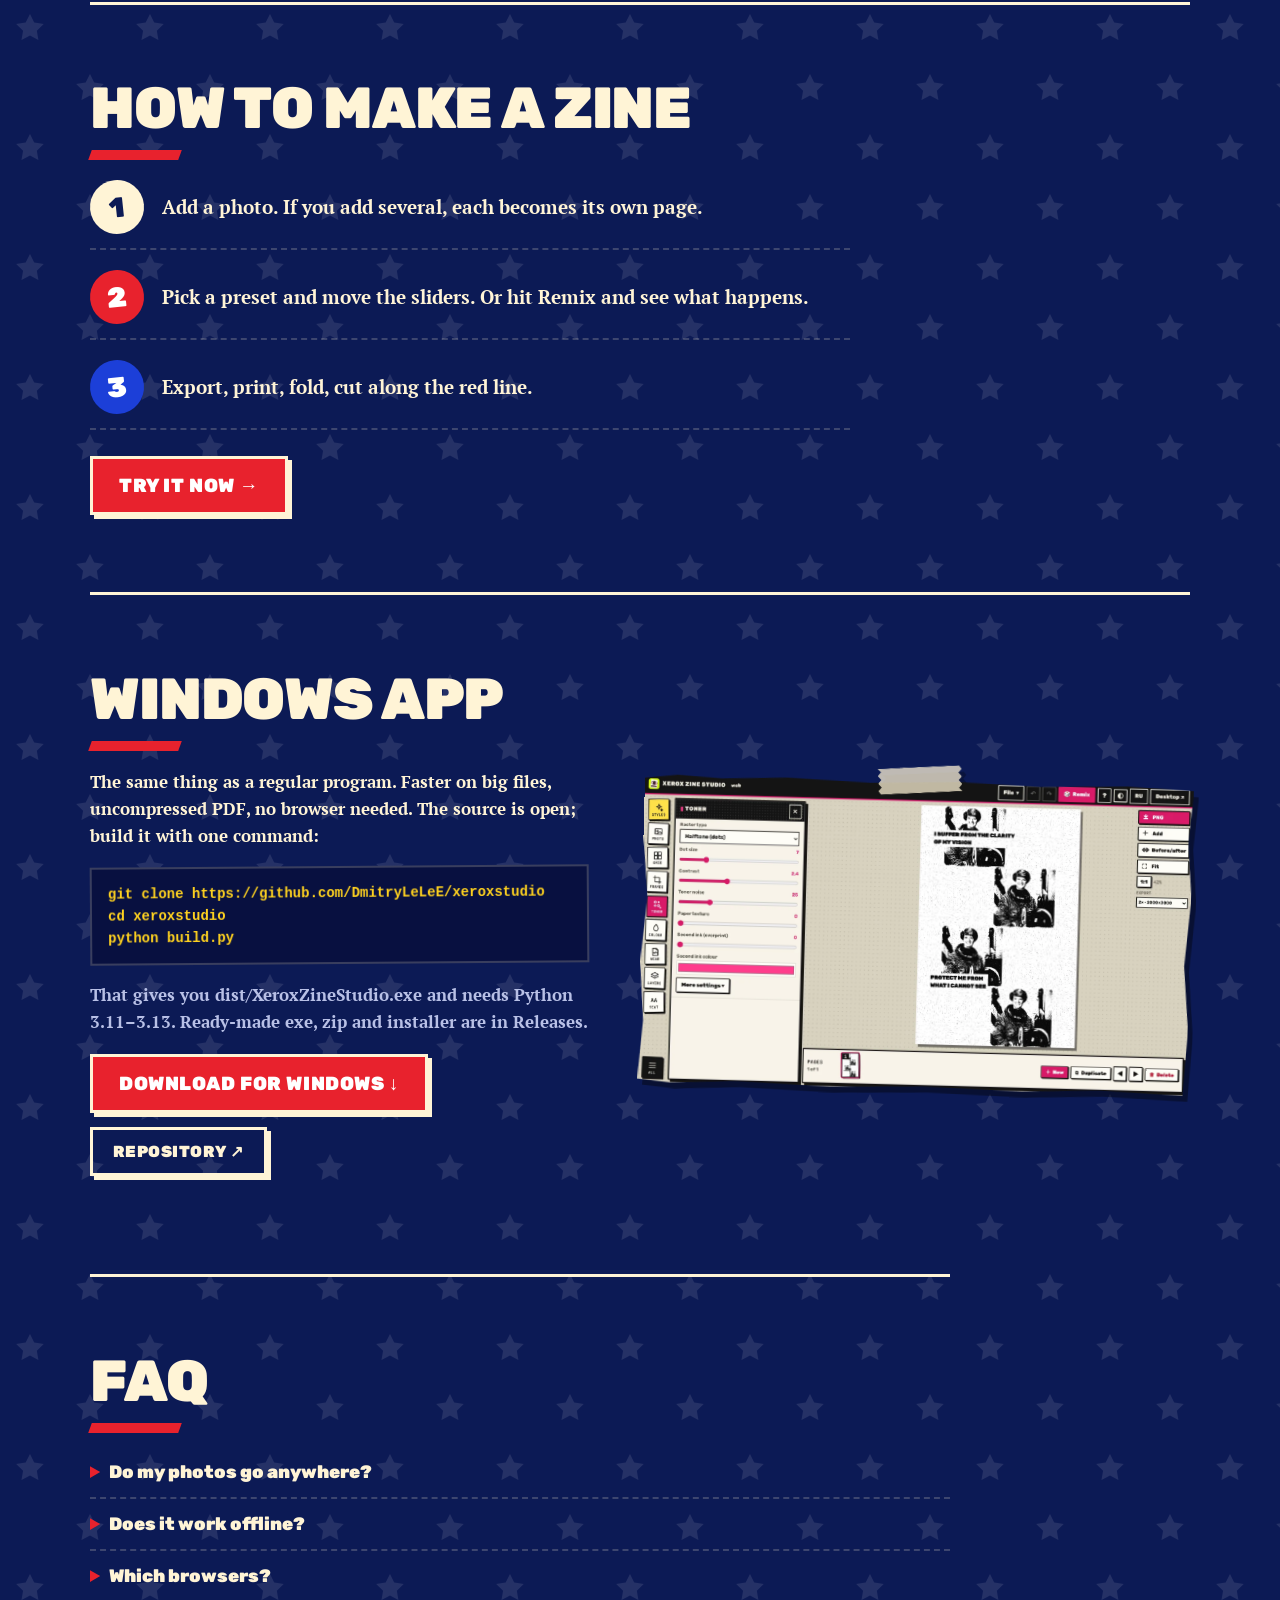
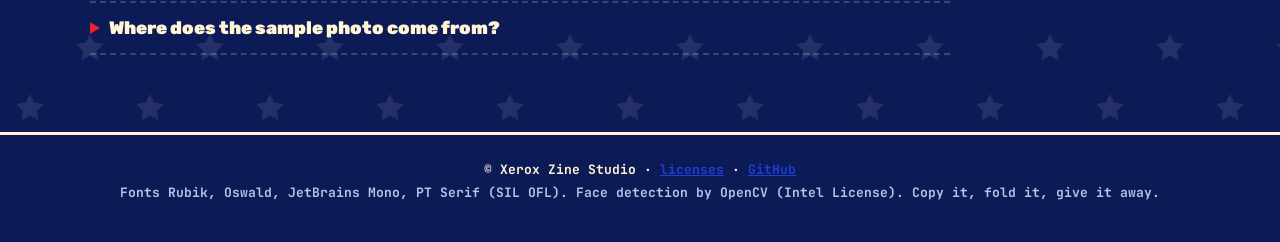
<file: web/index.html>
<!doctype html>
<html lang="en">
<head>
<meta charset="utf-8">
<meta name="viewport" content="width=device-width, initial-scale=1">
<title>Xerox Zine Studio — make xerox zines from your photos</title>
<meta name="description" content="Turn photos into photocopied zine pages: halftone, torn edges, risograph palettes, manifestos, print-ready A4 PDF and 8-page mini-zine. Free, runs in your browser, photos never leave your device.">
<meta name="theme-color" content="#f1ece0">
<meta name="robots" content="index, follow, max-image-preview:large">
<meta name="keywords" content="xerox zine, зин, ксерокс, зин онлайн, риографика, halftone, photocopy effect, zine maker, DIY zine, punk poster generator, мини-зин, полутон">
<meta http-equiv="Content-Security-Policy" content="default-src 'self'; script-src 'self'; style-src 'self' 'unsafe-inline'; img-src 'self' data:; font-src 'self'; object-src 'none'; base-uri 'self'; form-action 'none'">
<link rel="canonical" href="https://dmitrylelee.github.io/xeroxstudio/">
<link rel="icon" href="img/favicon.png">
<meta property="og:type" content="website">
<meta property="og:title" content="Xerox Zine Studio">
<meta property="og:description" content="Photocopied zine pages from your photos: halftone, torn edges, riso palettes. Free, private, works offline.">
<meta property="og:image" content="https://dmitrylelee.github.io/xeroxstudio/img/og.jpg">
<meta property="og:site_name" content="Xerox Zine Studio">
<meta property="og:locale" content="en_US">
<meta property="og:locale:alternate" content="ru_RU">
<meta property="og:url" content="https://dmitrylelee.github.io/xeroxstudio/">
<meta name="twitter:card" content="summary_large_image">
<meta name="twitter:title" content="Xerox Zine Studio — make xerox zines from your photos">
<meta name="twitter:description" content="Photo to photocopied zine page in your browser. Halftone, torn edges, riso palettes, print-ready A4. Free and private.">
<meta name="twitter:image" content="https://dmitrylelee.github.io/xeroxstudio/img/og.jpg">
<script type="application/ld+json">{"@context":"https://schema.org","@type":"WebApplication","name":"Xerox Zine Studio","applicationCategory":"DesignApplication","operatingSystem":"Any","offers":{"@type":"Offer","price":"0","priceCurrency":"USD"},"url":"https://dmitrylelee.github.io/xeroxstudio/app/","image":"https://dmitrylelee.github.io/xeroxstudio/img/og.jpg","description":"Xerox zine generator that runs in the browser: halftone, torn edges, risograph palettes, layers, print-ready A4 PDF.","inLanguage":["en","ru"],"isAccessibleForFree":true,"browserRequirements":"Requires a modern browser","featureList":["Halftone and photocopy effects","Free layers and text warp","Risograph palettes","Print-ready A4 PDF and 8-page mini-zine","Works offline (PWA)"]}</script>
<link rel="stylesheet" href="app/fonts/fonts.css">
<link rel="stylesheet" href="style.css">
<script src="site-theme.js"></script>
</head>
<body>
<svg width="0" height="0" style="position:absolute" aria-hidden="true"><filter id="rough"><feTurbulence type="fractalNoise" baseFrequency=".035" numOctaves="2" seed="4"/><feDisplacementMap in="SourceGraphic" scale="5"/></filter></svg>
<header class="nav">
  <a class="brand" href="./"><img src="img/favicon.png" alt="" width="30" height="30"><span>XEROX ZINE STUDIO</span></a>
  <nav>
    <a href="#gallery" data-ru="Галерея" data-en="Gallery"></a>
    <a href="#manifesto" data-ru="Манифест" data-en="Manifesto"></a>
    <a href="guide/" data-ru="Гайд" data-en="Guide"></a>
    <a href="#desktop" data-ru="Для ПК" data-en="Desktop"></a>
    <a href="https://github.com/DmitryLeLeE/xeroxstudio" target="_blank" rel="noopener">GitHub</a>
    <button id="lang" class="chip" aria-label="Language">RU</button>
  </nav>
</header>

<main>
<section class="hero">
  <p class="issue" data-ru="ЗИН №1 · ТИРАЖ: ∞ · ЦЕНА: 0" data-en="ZINE №1 · PRINT RUN: ∞ · PRICE: FREE"></p>
  <h1><span class="l1" data-ru="Ксерокс" data-en="Xerox"></span> <span class="l2" data-ru="зины" data-en="zines"></span><br><em data-ru="из твоих фото" data-en="from your photos"></em></h1>
  <p class="lead" data-ru="Закинь фото, выбери вид, подвигай ползунки. Через минуту будет страница, которую можно распечатать и сложить в зин." data-en="Drop in a photo, pick a look, move the sliders. A minute later you have a page you can print and fold into a zine."></p>
  <div class="cta">
    <a class="btn big" href="app/" data-ru="Открыть студию →" data-en="Open the studio →"></a>
    <a class="btn ghost" href="https://github.com/DmitryLeLeE/xeroxstudio" target="_blank" rel="noopener" data-ru="Версия для Windows ↗" data-en="Windows version ↗"></a>
  </div>
  <ul class="ticks">
    <li data-ru="Фото не уходят с устройства" data-en="Photos never leave your device"></li>
    <li data-ru="Работает офлайн" data-en="Works offline"></li>
    <li data-ru="Телефон · планшет · ПК" data-en="Phone · tablet · desktop"></li>
  </ul>
  <div class="hero-collage" aria-hidden="false">
    <figure class="pg big" style="--r:-4deg"><span class="tp"></span><img src="img/riso.png" width="300" height="450" alt="Riso overprint page made with the app"></figure>
    <figure class="pg mid" style="--r:3.5deg"><span class="tp t2"></span><img src="img/tape.png" width="300" height="450" alt="Tape collage page made with the app"></figure>
    <figure class="pg sm" style="--r:-1.5deg"><span class="tp"></span><img src="img/punk.png" width="300" height="450" alt="Punk flyer page made with the app"></figure>
    <span class="stamp" data-ru="СДЕЛАНО НА КСЕРОКСЕ" data-en="MADE ON A COPIER"></span>
  </div>
</section>

<section id="gallery" class="sec">
  <h2><span data-ru="Одно фото, девять видов" data-en="One photo, nine looks"></span></h2>
  <p class="sub" data-ru="Все девять страниц сделаны из одного снимка. Меняется только пресет." data-en="All nine pages are the same photo. Only the preset changes."></p>
  <div class="wall">
    <figure class="pg" style="--r:-3deg;--d:0ms"><span class="tp"></span><img loading="lazy" src="img/xerox.png" width="300" height="450" alt="Classic Xerox preset"><figcaption>№01 · Classic Xerox</figcaption></figure>
    <figure class="pg" style="--r:2.5deg;--d:70ms"><span class="tp"></span><img loading="lazy" src="img/riso.png" width="300" height="450" alt="Riso Overprint preset"><figcaption>№02 · Riso Overprint</figcaption></figure>
    <figure class="pg" style="--r:-1.5deg;--d:140ms"><span class="tp"></span><img loading="lazy" src="img/tape.png" width="300" height="450" alt="Tape Collage preset"><figcaption>№03 · Tape Collage</figcaption></figure>
    <figure class="pg" style="--r:3deg;--d:210ms"><span class="tp"></span><img loading="lazy" src="img/punk.png" width="300" height="450" alt="Punk Flyer preset"><figcaption>№04 · Punk Flyer</figcaption></figure>
    <figure class="pg" style="--r:-2.5deg;--d:280ms"><span class="tp"></span><img loading="lazy" src="img/newsprint.png" width="300" height="450" alt="Newsprint preset"><figcaption>№05 · Newsprint</figcaption></figure>
    <figure class="pg" style="--r:1.5deg;--d:350ms"><span class="tp"></span><img loading="lazy" src="img/acid.png" width="300" height="450" alt="Acid Riot preset"><figcaption>№06 · Acid Riot</figcaption></figure>
    <figure class="pg" style="--r:-3.5deg;--d:420ms"><span class="tp"></span><img loading="lazy" src="img/cyanotype.png" width="300" height="450" alt="Cyanotype preset"><figcaption>№07 · Cyanotype</figcaption></figure>
    <figure class="pg" style="--r:2deg;--d:490ms"><span class="tp"></span><img loading="lazy" src="img/contact.png" width="300" height="450" alt="35 mm Contact Sheet preset"><figcaption>№08 · 35 mm Contact Sheet</figcaption></figure>
    <figure class="pg" style="--r:-1deg;--d:560ms"><span class="tp"></span><img loading="lazy" src="img/nightvision.png" width="300" height="450" alt="Night Vision preset"><figcaption>№09 · Night Vision</figcaption></figure>
  </div>
</section>

<section id="demo" class="sec">
  <h2 data-ru="Как это выглядит" data-en="What it looks like"></h2>
  <video class="demo" src="demo.mp4" autoplay loop muted playsinline controls preload="metadata" aria-label="Screen recording of the app turning one photo into several photocopied looks"></video>
</section>

<section id="manifesto" class="sec manifesto">
  <p class="kicker" data-ru="МАНИФЕСТ" data-en="MANIFESTO"></p>
  <blockquote>
    <p><mark data-ru="Искусство требует неидеальности, и в этом его сила." data-en="Art needs imperfection. That's where its strength is."></mark></p>
    <p data-ru="Я листал Instagram и смотрел на работы живых людей. Склеенные, перепечатанные, с поехавшей краской и пятнами тонера. Мне понравилось именно это. Захотелось делать так же у себя дома, без риза и без студии." data-en="I was scrolling Instagram, looking at work by real people. Glued together, re-printed, ink out of register, toner smudges. That's exactly what I liked. I wanted to make the same thing at home, with no riso and no studio."></p>
    <p data-ru="Поэтому тут нет кнопки «сделать красиво». Тут ползунки, которые всё портят: растр, шум, сдвиг, скотч, рваный край." data-en="So there is no “make it pretty” button. There are sliders that wreck things: halftone, noise, misregistration, tape, torn edges."></p>
    <p data-ru="Зин не продукт, а жест. Сложи лист, разрежь по красной линии, отдай кому-нибудь. Если вышло криво, значит, вышло." data-en="A zine isn't a product, it's a gesture. Fold the sheet, cut along the red line, give it to someone. If it came out crooked, it worked."></p>
  </blockquote>
</section>

<section id="features" class="sec">
  <h2 data-ru="Что умеет" data-en="What it does"></h2>
  <div class="grid">
    <article><b>◐</b><h3 data-ru="Растр" data-en="Halftone"></h3><p data-ru="Точки, линии, штриховка, стипль, Байер, мезотинт и ещё пара. Угол и размер задаёшь сам. Сверху шум тонера, полосы сканера и тень от края стекла копира." data-en="Dots, lines, cross-hatch, stipple, Bayer, mezzotint and a couple more. You set the angle and size. On top: toner noise, scanner streaks, the shadow at the edge of the copier glass."></p></article>
    <article><b>◑</b><h3 data-ru="Две краски" data-en="Two inks"></h3><p data-ru="Второй слой другого цвета и с другим углом растра. Он чуть съезжает, как на настоящем ризографе. Каждую краску можно выгрузить отдельным файлом и напечатать на реальной машине." data-en="A second colour on a different screen angle, slightly off, like on a real riso. You can export each ink as its own file and print it on a real machine."></p></article>
    <article><b>✂</b><h3 data-ru="Бумага и мусор" data-en="Paper and mess"></h3><p data-ru="Волокна бумаги, скотч, рваные края, сгиб посередине, дырки от дырокола, пятна кофе, пыль, штамп. 13 раскладок страницы. Каждая копия получается мутнее предыдущей." data-en="Paper fibres, tape, torn edges, a fold down the middle, punch holes, coffee stains, dust, a stamp. 13 page layouts. Every copy comes out a bit muddier than the last."></p></article>
    <article><b>Aa</b><h3 data-ru="Подписи" data-en="Captions"></h3><p data-ru="54 готовых манифеста, можно писать свои. Три подложки: плашка, лента Dymo, контур. Подпись можно перетащить в любое место." data-en="54 ready-made manifestos, or write your own. Three backings: box, Dymo tape, outline. Drag the caption anywhere."></p></article>
    <article><b>⎙</b><h3 data-ru="Печать" data-en="Printing"></h3><p data-ru="PNG, PDF книгой, PDF для A4 с полями, мини-зин на восемь страниц с линиями сгиба и разреза, схема сложения и 1-bit трафарет." data-en="PNG, book PDF, A4 PDF with margins, an 8-page mini-zine with fold and cut lines, a folding guide and a 1-bit stencil."></p></article>
    <article><b>⇄</b><h3 data-ru="Проекты" data-en="Projects"></h3><p data-ru="Файл .zine открывается и в браузере, и в программе для Windows. Автосохранение, отмена, возврат." data-en="A .zine file opens in the browser and in the Windows app. Autosave, undo, redo."></p></article>
  </div>
</section>

<section class="sec steps">
  <h2 data-ru="Как сделать зин" data-en="How to make a zine"></h2>
  <ol>    <li><b>1</b><span data-ru="Добавь фото. Если их несколько, каждое станет отдельной страницей." data-en="Add a photo. If you add several, each becomes its own page."></span></li>
    <li><b>2</b><span data-ru="Выбери пресет и крути ползунки. Или жми Remix и смотри, что выйдет." data-en="Pick a preset and move the sliders. Or hit Remix and see what happens."></span></li>
    <li><b>3</b><span data-ru="Экспортируй, распечатай, сложи, разрежь по красной линии." data-en="Export, print, fold, cut along the red line."></span></li>
  </ol>
  <a class="btn big" href="app/" data-ru="Попробовать сейчас →" data-en="Try it now →"></a>
</section>

<section id="desktop" class="sec desk">
  <div>
    <h2 data-ru="Версия для Windows" data-en="Windows app"></h2>
    <p data-ru="То же самое, но обычной программой. На больших файлах быстрее, PDF без сжатия, браузер не нужен. Исходники открыты, собрать можно одной командой:" data-en="The same thing as a regular program. Faster on big files, uncompressed PDF, no browser needed. The source is open; build it with one command:"></p>
    <pre><code>git clone https://github.com/DmitryLeLeE/xeroxstudio
cd xeroxstudio
python build.py</code></pre>
    <p class="muted" data-ru="Получится dist/XeroxZineStudio.exe, нужен Python 3.11–3.13. Готовые exe, zip и установщик лежат в Releases." data-en="That gives you dist/XeroxZineStudio.exe and needs Python 3.11–3.13. Ready-made exe, zip and installer are in Releases."></p>
    <div class="cta"><a class="btn big" href="https://github.com/DmitryLeLeE/xeroxstudio/releases/latest" target="_blank" rel="noopener" data-ru="Скачать для Windows ↓" data-en="Download for Windows ↓"></a><a class="btn ghost" href="https://github.com/DmitryLeLeE/xeroxstudio" target="_blank" rel="noopener" data-ru="Репозиторий ↗" data-en="Repository ↗"></a></div>
  </div>
  <figure class="pg shot" style="--r:1.5deg"><span class="tp"></span><img loading="lazy" src="img/app.webp" width="830" height="465" alt="Desktop version of Xerox Zine Studio"></figure>
</section>

<section class="sec faq">
  <h2 data-ru="Вопросы" data-en="FAQ"></h2>
  <details><summary data-ru="Мои фото куда-то уходят?" data-en="Do my photos go anywhere?"></summary><p data-ru="Нет. Всё считается у тебя в браузере. Автосохранение лежит в его локальном хранилище. Ни аналитики, ни трекеров, ни сервера." data-en="No. It all runs in your browser. Autosave sits in its local storage. No analytics, no trackers, no server."></p></details>
  <details><summary data-ru="Работает без интернета?" data-en="Does it work offline?"></summary><p data-ru="Да, после первого открытия. Можно поставить как приложение на телефон или компьютер." data-en="Yes, after the first visit. You can install it as an app on a phone or a computer."></p></details>
  <details><summary data-ru="Какие браузеры?" data-en="Which browsers?"></summary><p data-ru="Свежие Chrome, Edge, Firefox и Safari (16.4+). Большой экспорт (A4, 3×) на телефоне может не влезть в память. Тогда поставь масштаб поменьше." data-en="Recent Chrome, Edge, Firefox and Safari (16.4+). A big export (A4, 3×) can run out of memory on a phone. Lower the scale then."></p></details>
  <details><summary data-ru="Откуда пример-фото?" data-en="Where does the sample photo come from?"></summary><p data-ru="Портрет из архива NASA, общественное достояние." data-en="A NASA portrait, public domain."></p></details>
</section>
</main>

<footer>
  <div>© Xerox Zine Studio · <a href="app/licenses.txt">licenses</a> · <a href="https://github.com/DmitryLeLeE/xeroxstudio" target="_blank" rel="noopener">GitHub</a></div>
  <div class="muted" data-ru="Шрифты Rubik, Oswald, JetBrains Mono, PT Serif (SIL OFL). Поиск лиц от OpenCV (Intel License). Копируй, складывай, раздавай." data-en="Fonts Rubik, Oswald, JetBrains Mono, PT Serif (SIL OFL). Face detection by OpenCV (Intel License). Copy it, fold it, give it away."></div>
</footer>

<script src="landing.js"></script>
</body>
</html>
</file>
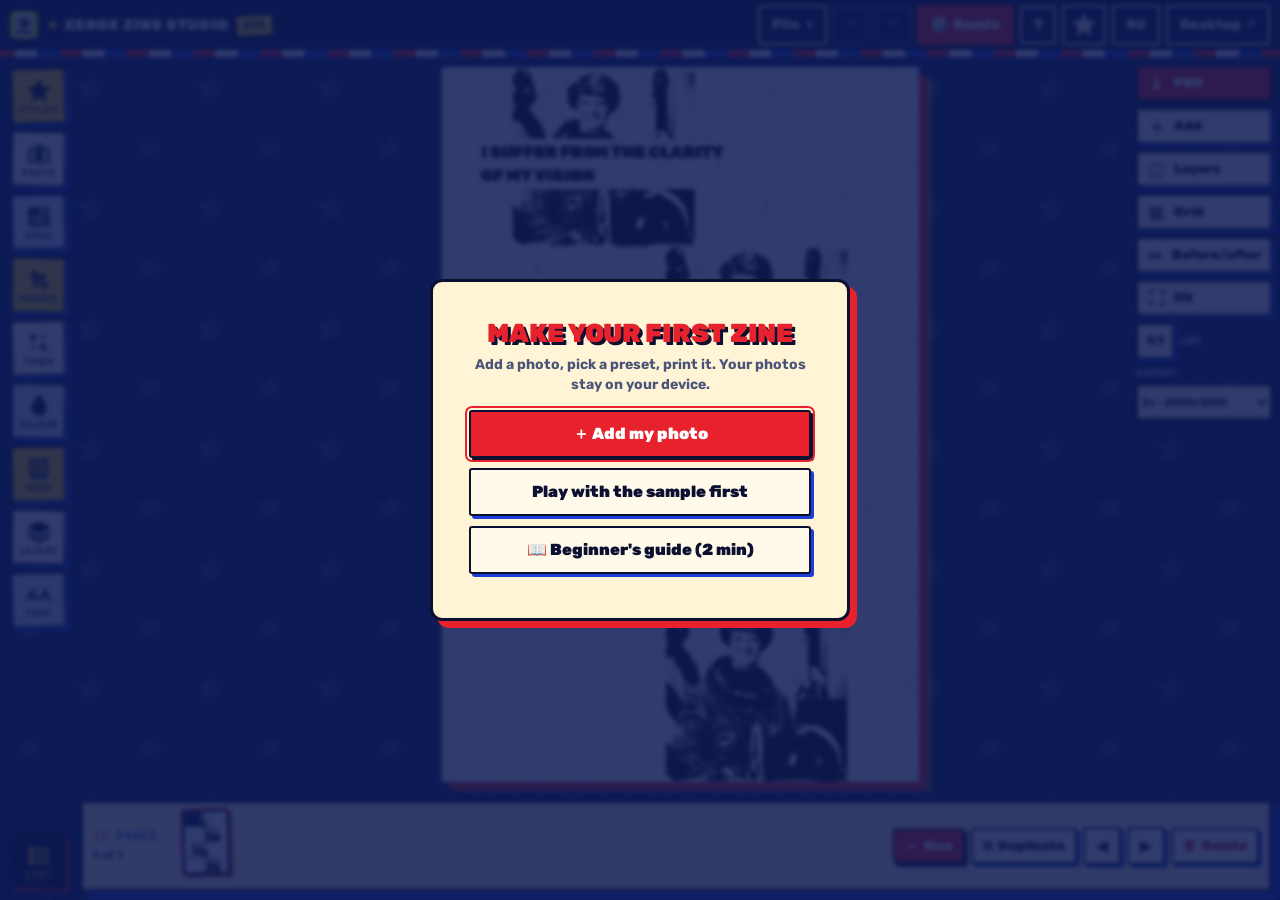
<file: web/app/index.html>
<!doctype html>
<html lang="ru">
<head>
<meta charset="utf-8">
<meta http-equiv="Content-Security-Policy" content="default-src 'self'; script-src 'self'; style-src 'self' 'unsafe-inline'; img-src 'self' data: blob:; font-src 'self'; connect-src 'self' data: blob:; worker-src 'self' blob:; manifest-src 'self'; object-src 'none'; base-uri 'self'; form-action 'none'">
<meta name="viewport" content="width=device-width, initial-scale=1, viewport-fit=cover">
<title>Xerox Zine Studio — веб-версия</title>
<meta name="description" content="Генератор ксерокс-зинов в браузере: полутон, рваные края, ризо-палитры, PDF для печати и мини-зин A4. Фото не покидают ваше устройство.">
<meta name="theme-color" content="#121212">
<meta name="color-scheme" content="light dark">
<link rel="canonical" href="https://dmitrylelee.github.io/xeroxstudio/app/">
<meta name="twitter:card" content="summary_large_image">
<meta property="og:title" content="Xerox Zine Studio">
<meta property="og:description" content="Xerox zine generator in your browser — halftone, torn edges, risograph palettes, print-ready PDF. Your photos never leave your device.">
<meta property="og:image" content="https://dmitrylelee.github.io/xeroxstudio/img/og.jpg">
<meta property="og:type" content="website">
<script src="js/theme-init.js"></script>
<link rel="icon" href="../img/favicon.png">
<link rel="apple-touch-icon" href="icons/apple-180.png">
<link rel="manifest" href="manifest.webmanifest">
<link rel="stylesheet" href="fonts/fonts.css">
<link rel="stylesheet" href="style.css">
</head>
<body>
<noscript><p style="padding:2rem;color:#fff">Для работы нужен JavaScript. / JavaScript is required.</p></noscript>

<header class="top" role="banner">
  <a class="brand" href="../" title="Xerox Zine Studio"><img src="../img/favicon.png" alt="" width="28" height="28"><span>Xerox Zine Studio</span><em>web</em></a>
  <div class="top-actions">
    <div class="menu-wrap">
      <button class="btn" id="btnFile" aria-haspopup="true" aria-expanded="false" aria-controls="menuFile"><span data-ru="Файл" data-en="File"></span> ▾</button>
      <div class="menu" id="menuFile" role="menu" hidden></div>
    </div>
    <button class="btn icon" id="btnUndo" title="Ctrl+Z" data-ru-title="Отменить (Ctrl+Z)" data-en-title="Undo (Ctrl+Z)" aria-label="Undo">↶</button>
    <button class="btn icon" id="btnRedo" title="Ctrl+Y" data-ru-title="Вернуть (Ctrl+Y)" data-en-title="Redo (Ctrl+Y)" aria-label="Redo">↷</button>
    <button class="btn pink" id="btnRemix">🎲 <span class="hide-sm" data-ru="Remix" data-en="Remix"></span></button>
    <button class="btn icon" id="btnHelp" data-ru-title="Справка (F1)" data-en-title="Help (F1)" aria-label="Help">?</button>
    <div class="menu-wrap hide-sm">
      <button class="btn icon" id="btnTheme" aria-haspopup="true" aria-expanded="false" aria-controls="menuTheme" aria-label="Theme" data-ru-title="Тема оформления" data-en-title="Colour theme"></button>
      <div class="menu" id="menuTheme" role="menu" hidden></div>
    </div>
    <button class="btn hide-sm" id="btnLang" aria-label="Language">EN</button>
    <a class="btn hide-sm" id="lnkGit" href="https://github.com/DmitryLeLeE/xeroxstudio" target="_blank" rel="noopener" data-ru="Для ПК ↗" data-en="Desktop ↗"></a>
  </div>
</header>

<div id="restore" class="banner" hidden>
  <span id="restoreMsg"></span>
  <button class="btn primary sm" id="restoreYes"></button>
  <button class="btn sm" id="restoreNo"></button>
</div>

<h1 class="sr-only">Xerox Zine Studio — xerox zine generator</h1>
<main class="app" id="app" data-fly="" data-size="">
  <!-- Сцена: лист занимает весь экран, всё остальное плавает поверх -->
  <section class="col-view" id="colView" aria-label="Предпросмотр">
    <div class="viewport" id="viewport" tabindex="0" aria-label="Предпросмотр страницы">
      <div class="layer-bar" id="layerBar" hidden role="toolbar" aria-label="Layer">
        <button type="button" data-act="edit" id="lbEdit" data-ru-title="Править текст (двойной клик по слою)" data-en-title="Edit text (double-click the layer)">✎</button>
        <button type="button" data-act="copy" data-ru-title="Копия" data-en-title="Duplicate">⧉</button>
        <button type="button" data-act="front" data-ru-title="Наверх" data-en-title="Bring to front">↑</button>
        <button type="button" data-act="del" data-ru-title="Удалить (Delete)" data-en-title="Delete (Delete key)">🗑</button>
      </div>
      <div class="ghosts" id="layerGhosts" aria-hidden="true"></div>
      <svg class="grid-ov" id="gridOv" aria-hidden="true" hidden></svg>
      <div class="layer-sel" id="layerSel" hidden></div>
      <input type="file" id="fileObj" accept="image/*" multiple hidden>
      <canvas id="preview" role="img" aria-label="Zine page preview"></canvas>
      <div class="scanbar" id="scanbar" aria-hidden="true"></div>
      <div class="busy" id="busy" hidden><i></i><span id="busyTxt"></span></div>
    </div>

    <!-- плавающие кнопки над листом -->
    <div class="hud" id="hud">
      <button class="btn primary sm" id="btnSavePng" data-ru-title="Сохранить PNG" data-en-title="Save PNG"><b class="ico">⤓</b><span class="lbl" data-ru="PNG" data-en="PNG"></span></button>
      <div class="menu-wrap">
        <button class="btn sm" id="btnAdd" aria-haspopup="true" aria-expanded="false" aria-controls="menuAdd" data-ru-title="Добавить на лист надпись, стикер или подпись" data-en-title="Add a text, a sticker or a caption to the sheet"><b class="ico">＋</b><span class="lbl" data-ru="Добавить" data-en="Add"></span></button>
        <div class="menu menu-sm" id="menuAdd" hidden>
          <button type="button" id="btnAddText"><span data-ru="Надпись (слой)" data-en="Text (layer)"></span></button>
          <button type="button" id="btnAddSticker"><span data-ru="Стикер…" data-en="Sticker…"></span></button>
          <button type="button" id="btnAddPhoto"><span data-ru="Фото-объект…" data-en="Photo object…"></span></button>
          <button type="button" class="toggle" id="btnTextMode" aria-pressed="false" data-ru-title="Тап/клик по листу ставит подпись (на ПК — Shift+клик)" data-en-title="Tap/click on the sheet places the caption (desktop: Shift+click)"><span data-ru="✎ Подпись: режим размещения" data-en="✎ Caption: placing mode"></span></button>
        </div>
      </div>
      <button class="btn sm toggle" id="btnLayersMode" aria-pressed="false" data-ru="<b class='ico'>◫</b><span class='lbl'>Слои</span>" data-en="<b class='ico'>◫</b><span class='lbl'>Layers</span>" data-ru-title="Режим слоёв (L): лист разбирается на объекты, любой можно двигать" data-en-title="Layers mode (L): the sheet splits into objects you can drag"></button>
      <button class="btn sm toggle" id="btnGrid" aria-pressed="false" data-ru="<b class='ico'>▦</b><span class='lbl'>Сетка</span>" data-en="<b class='ico'>▦</b><span class='lbl'>Grid</span>" data-ru-title="Направляющие: поля, центр, трети и линейка по краям. Слои прилипают к ним (Alt отключает)" data-en-title="Guides: margins, centre, thirds and edge rulers. Layers snap to them (Alt disables)"></button>
      <button class="btn sm toggle" id="btnCompare" aria-pressed="false" data-ru="<b class='ico'>⇔</b><span class='lbl'>До/после</span>" data-en="<b class='ico'>⇔</b><span class='lbl'>Before/after</span>" data-ru-title="Сравнить с исходным фото: тяните разделитель по листу" data-en-title="Compare with the original photo: drag the divider across the sheet"></button>
      <button class="btn sm" id="btnFit" data-ru="<b class='ico'>⛶</b><span class='lbl'>Вписать</span>" data-en="<b class='ico'>⛶</b><span class='lbl'>Fit</span>" data-ru-title="Вписать лист в экран" data-en-title="Fit the sheet to the screen"></button>
      <div class="hud-zoom hide-xs">
        <button class="btn sm" id="btn100" data-ru-title="Масштаб 1:1" data-en-title="Zoom 1:1">1:1</button>
        <span class="zoom" id="zoomLbl" aria-live="off">100%</span>
      </div>
      <label class="hud-scale hide-xs"><span class="muted small" data-ru="Экспорт" data-en="Export"></span>
        <select id="expScale" class="sel sm" aria-label="Export scale"><option value="1">1×</option><option value="2" selected>2×</option><option value="3">3×</option><option value="4">4×</option><option value="6">6×</option></select></label>
    </div>

    <!-- страницы: плавающая полоса внизу -->
    <div class="strip" id="strip">
      <div class="strip-head"><span class="cap" data-ru="СТРАНИЦЫ" data-en="PAGES"></span><span class="muted small" id="pageInfo"></span></div>
      <div class="thumbs" id="thumbs" role="tablist"></div>
      <div class="row gap pctl">
        <button class="btn primary sm" id="pgNew" data-ru="＋<span class='hide-sm'> Новая</span>" data-en="＋<span class='hide-sm'> New</span>" aria-label="New page"></button>
        <button class="btn sm" id="pgDup" data-ru="⧉<span class='hide-sm'> Дублировать</span>" data-en="⧉<span class='hide-sm'> Duplicate</span>" aria-label="Duplicate page"></button>
        <button class="btn sm icon" id="pgLeft" aria-label="Move left">◀</button>
        <button class="btn sm icon" id="pgRight" aria-label="Move right">▶</button>
        <button class="btn sm danger" id="pgDel" data-ru="🗑<span class='hide-sm'> Удалить</span>" data-en="🗑<span class='hide-sm'> Delete</span>" aria-label="Delete page"></button>
      </div>
    </div>
  </section>

  <!-- лента значков: слева на ПК, снизу на телефоне -->
  <nav class="rail" id="rail" aria-label="Tools"></nav>

  <!-- выезжающая панель -->
  <aside class="drawer" id="drawer" aria-label="Panel">
    <button type="button" class="sheet-handle" id="sheetHandle" aria-pressed="false" data-ru-title="Растянуть / свернуть панель" data-en-title="Expand / collapse the panel" aria-label="Expand panel"><i></i></button>
    <header class="drawer-head"><h2 id="drawerTitle"></h2><button type="button" class="btn icon sm" id="drawerClose" data-ru-title="Закрыть панель" data-en-title="Close the panel" aria-label="Close panel">✕</button></header>
    <!-- Фото -->
    <section class="panel col-source" id="colSource" aria-labelledby="drawerTitle">
      <button class="btn primary wide" id="btnPhoto"><span data-ru="＋ Загрузить фото" data-en="＋ Add photos"></span></button>
      <div class="src-wrap" id="srcWrap">
        <canvas id="srcCanvas" aria-label="Фото и кадрирование"></canvas>
        <div class="src-empty" id="srcEmpty"><span data-ru="Перетащите фото сюда,<br>вставьте из буфера (Ctrl+V)<br>или нажмите кнопку выше" data-en="Drop a photo here,<br>paste it (Ctrl+V)<br>or use the button above"></span></div>
      </div>
      <p class="muted small" id="srcInfo"></p>
      <div class="row gap">
        <button class="btn grow" id="btnRotL" data-ru-title="Повернуть влево" data-en-title="Rotate left">↺</button>
        <button class="btn grow" id="btnRotR" data-ru-title="Повернуть вправо" data-en-title="Rotate right">↻</button>
        <button class="btn grow" id="btnFlip" data-ru-title="Зеркало" data-en-title="Mirror">⇋</button>
        <button class="btn grow" id="btnCropReset" data-ru="Кадр ⟲" data-en="Crop ⟲" data-ru-title="Сбросить кадр (двойной клик)" data-en-title="Reset crop (double-click)"></button>
      </div>
      <p class="muted small" data-ru="Потяните по фото — выделить кадр. Двойной клик — сбросить." data-en="Drag over the photo to select a frame. Double-click resets."></p>
      <p class="privacy small" data-ru="🔒 Фото обрабатываются прямо в браузере и никуда не отправляются." data-en="🔒 Photos are processed in your browser and never uploaded."></p>
    </section>

    <!-- Настройки -->
    <section class="panel col-settings" id="colSettings" aria-labelledby="drawerTitle">
      <div id="presetRow" class="preset-row"></div>
      <div id="sections"></div>
    </section>
  </aside>
</main>

<div class="toast" id="toast" role="status" aria-live="polite" hidden></div>

<input type="file" id="fileImg" aria-label="Add photos" accept="image/*" multiple hidden>
<input type="file" id="fileCam" accept="image/*" capture="environment" aria-label="Take a photo" hidden>
<input type="file" id="fileDir" aria-label="Add a folder of photos" webkitdirectory multiple hidden>
<input type="file" id="fileProj" aria-label="Open project" accept=".zine,.zip,application/zip" hidden>
<div class="dropveil" id="dropveil" hidden><div data-ru="Отпустите, чтобы открыть" data-en="Drop to open"></div></div>

<!-- Диалоги -->
<dialog id="dlgManifest" class="dlg wide">
  <form method="dialog" class="dlg-head"><h3 data-ru="Библиотека манифестов" data-en="Manifesto library"></h3><span class="muted small" id="mCount"></span><button class="btn icon" aria-label="Close">✕</button></form>
  <div class="dlg-bar">
    <select id="mCat" class="sel" aria-label="Category"></select>
    <input id="mQuery" class="inp" type="search" data-ru-ph="Поиск…" data-en-ph="Search…" aria-label="Search">
  </div>
  <div class="m-body">
    <ul id="mList" class="m-list" role="listbox" tabindex="0" aria-label="Manifestos"></ul>
    <div class="m-prev"><div class="m-cat" id="mPrevCat"></div><pre id="mPrev"></pre></div>
  </div>
  <div class="m-new" id="mNew" hidden>
    <textarea id="mNewTop" aria-label="Top text" rows="2" class="inp" maxlength="120" data-ru-ph="Верхняя строка (Enter — новая строка)" data-en-ph="Top text (Enter = new line)"></textarea>
    <textarea id="mNewBottom" aria-label="Bottom text" rows="2" class="inp" maxlength="120" data-ru-ph="Нижняя строка" data-en-ph="Bottom text"></textarea>
    <div class="m-new-act"><button class="btn primary" id="mNewSave" data-ru="★ Сохранить в «Мои»" data-en="★ Save to Mine"></button><button class="btn" id="mNewCancel" data-ru="Отмена" data-en="Cancel"></button></div>
  </div>
  <div class="dlg-foot">
    <button class="btn" id="mWrite" data-ru="✎ Написать свой" data-en="✎ Write your own"></button>
    <button class="btn primary" id="mApply" data-ru="Применить к странице" data-en="Apply to page"></button>
    <button class="btn" id="mSpread" data-ru="Раздать по страницам" data-en="Spread across pages"></button>
    <button class="btn" id="mRandom" data-ru="🎲 Случайный" data-en="🎲 Random"></button>
    <button class="btn danger" id="mDelete" data-ru="Удалить свой" data-en="Delete mine"></button>
  </div>
</dialog>

<dialog id="dlgGuide" class="dlg narrow" aria-labelledby="guideTitle">
  <form method="dialog" class="dlg-head"><h3 id="guideTitle" data-ru="Гайд для новичков" data-en="Beginner's guide"></h3><button class="btn icon" aria-label="Close">✕</button></form>
  <div class="dlg-body gd-body" id="guideBody"></div>
</dialog>

<dialog id="dlgHelp" class="dlg">
  <form method="dialog" class="dlg-head"><h3 data-ru="Справка" data-en="Help"></h3><button class="btn icon" aria-label="Close">✕</button></form>
  <div class="dlg-body"><button class="btn primary wide" id="helpGuide" data-ru="📖 Гайд для новичков" data-en="📖 Beginner's guide"></button><div id="helpBody"></div></div>
</dialog>

<dialog id="dlgWelcome" class="dlg narrow">
  <div class="welcome">
    <h3 data-ru="Сделай свой первый зин" data-en="Make your first zine"></h3>
    <p class="muted" data-ru="Добавь фото, выбери пресет, распечатай. Фото остаются на твоём устройстве." data-en="Add a photo, pick a preset, print it. Your photos stay on your device."></p>
    <button class="btn primary" id="wPhoto" data-ru="＋ Добавить моё фото" data-en="＋ Add my photo"></button>
    <button class="btn" id="wCam" data-ru="📷 Снять на камеру" data-en="📷 Take a photo"></button>
    <button class="btn" id="wSample" data-ru="Сначала поиграю с примером" data-en="Play with the sample first"></button>
    <button class="btn" id="wGuide" data-ru="📖 Гайд для новичков (2 минуты)" data-en="📖 Beginner's guide (2 min)"></button>
  </div>
</dialog>

<dialog id="dlgHistory" class="dlg">
  <form method="dialog" class="dlg-head"><h3 data-ru="История действий" data-en="History"></h3><button class="btn icon" aria-label="Close">✕</button></form>
  <div class="dlg-body"><p class="muted small" data-ru="Нажми на шаг, чтобы вернуться к нему. Последний шаг внизу." data-en="Click a step to jump back to it. The latest step is at the bottom."></p><ol class="hist-list" id="histList"></ol></div>
</dialog>

<dialog id="dlgGallery" class="dlg wide">
  <form method="dialog" class="dlg-head"><h3 data-ru="Стили на вашем фото" data-en="Styles on your photo"></h3><button class="btn icon" aria-label="Close">✕</button></form>
  <div class="gal-tabs" role="group">
    <button type="button" data-g="presets" aria-pressed="true" data-ru="Готовые стили" data-en="Ready styles"></button>
    <button type="button" data-g="vars" aria-pressed="false" data-ru="🎲 Случайные варианты" data-en="🎲 Random variations"></button>
  </div>
  <div class="dlg-body"><div class="gal-grid" id="galGrid"></div></div>
  <div class="dlg-foot"><button type="button" class="btn" id="galMore" data-ru="🎲 Ещё шесть" data-en="🎲 Six more"></button><span class="muted small" data-ru="Клик по плитке применяет стиль к текущей странице. Отменить можно Ctrl+Z." data-en="Click a tile to apply it to the current page. Undo with Ctrl+Z."></span></div>
</dialog>

<dialog id="dlgStickers" class="dlg">
  <form method="dialog" class="dlg-head"><h3 data-ru="Стикеры" data-en="Stickers"></h3><button class="btn icon" aria-label="Close">✕</button></form>
  <div class="dlg-body"><div class="sticker-grid" id="stickerGrid"></div></div>
</dialog>

<dialog id="dlgFold" class="dlg">
  <form method="dialog" class="dlg-head"><h3 data-ru="Как сложить мини-зин" data-en="How to fold the mini-zine"></h3><button class="btn icon" aria-label="Close">✕</button></form>
  <div class="dlg-body" id="foldBody"></div>
  <div class="dlg-foot"><button class="btn" id="foldPrint" data-ru="Распечатать схему" data-en="Print this guide"></button></div>
</dialog>

<dialog id="dlgAbout" class="dlg">
  <form method="dialog" class="dlg-head"><h3 data-ru="О программе" data-en="About"></h3><button class="btn icon" aria-label="Close">✕</button></form>
  <div class="dlg-body" id="aboutBody"></div>
</dialog>

<dialog id="dlgPrompt" class="dlg narrow">
  <form method="dialog" id="promptForm">
    <h3 id="promptTitle"></h3>
    <p class="muted small" id="promptMsg"></p>
    <input class="inp" id="promptInput" aria-label="Name" autocomplete="off" maxlength="60">
    <div class="dlg-foot"><button class="btn primary" value="ok" id="promptOk"></button><button class="btn" value="cancel" formnovalidate id="promptCancel"></button></div>
  </form>
</dialog>

<dialog id="dlgConfirm" class="dlg narrow">
  <form method="dialog">
    <h3 id="confTitle"></h3>
    <p id="confMsg"></p>
    <div class="dlg-foot"><button class="btn primary" value="ok" id="confOk"></button><button class="btn" value="cancel" id="confCancel"></button></div>
  </form>
</dialog>

<dialog id="dlgJob" class="dlg narrow" aria-live="polite">
  <h3 id="jobTitle"></h3>
  <p class="muted" id="jobMsg"></p>
  <div class="bar"><i id="jobBar"></i></div>
  <div class="dlg-foot"><button class="btn" id="jobCancel"></button></div>
</dialog>

<script type="module" src="js/app.js"></script>
</body>
</html>
</file>
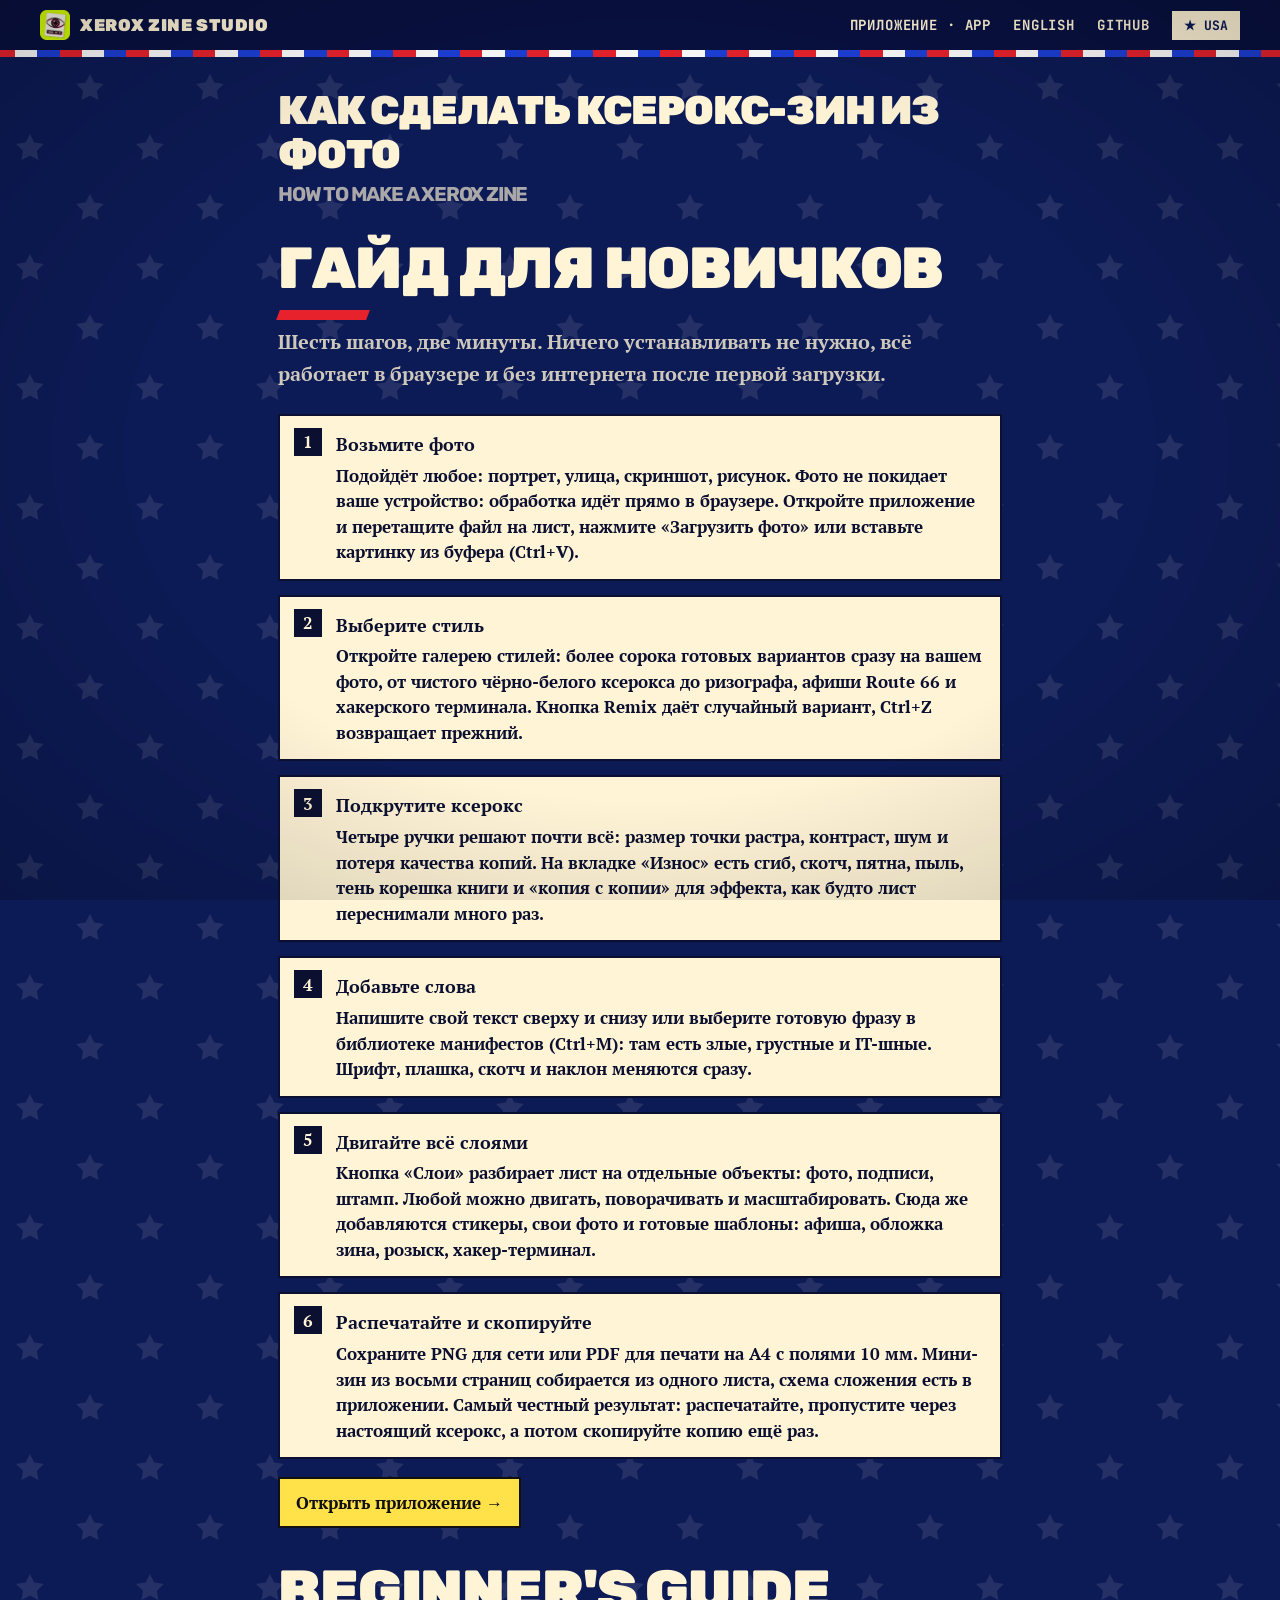
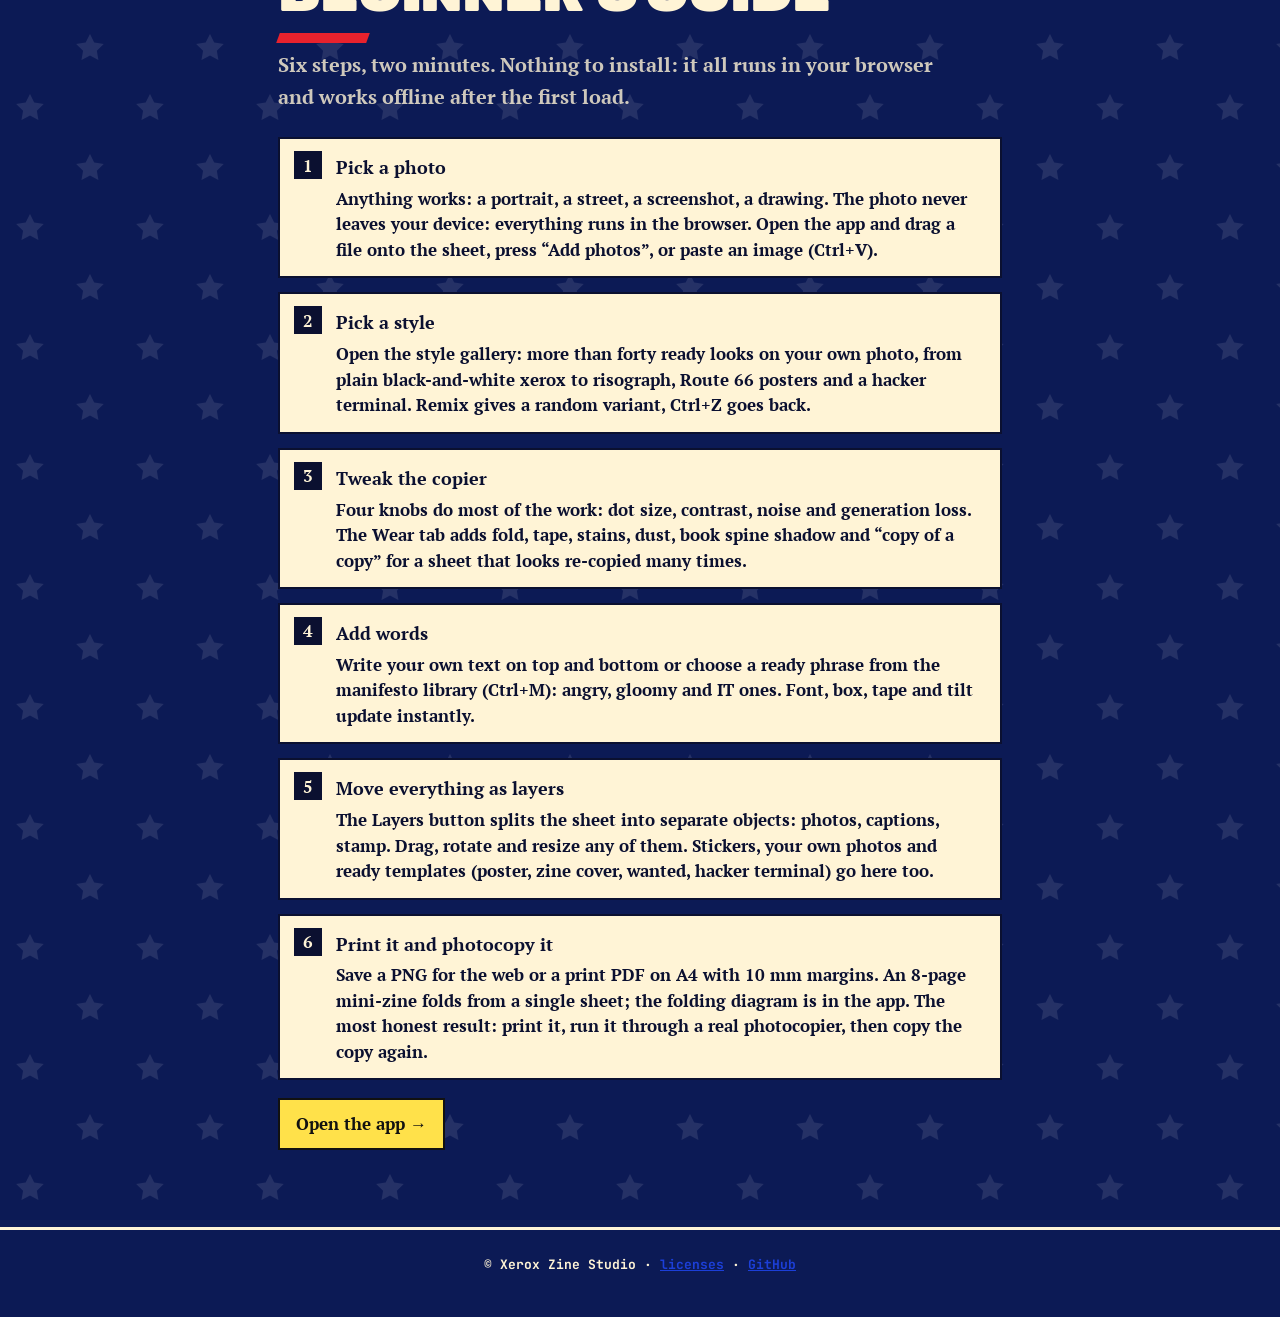
<file: web/guide/index.html>
<!doctype html>
<html lang="ru">
<head>
<meta charset="utf-8">
<meta name="viewport" content="width=device-width, initial-scale=1">
<title>Как сделать ксерокс-зин из фото: гайд для новичков · How to make a xerox zine</title>
<meta name="description" content="Пошаговый гайд: как превратить фото в ксерокс-зин в браузере, добавить слова, двигать слои и распечатать. Step-by-step guide to making a photocopied zine from a photo.">
<meta name="theme-color" content="#f1ece0">
<meta name="robots" content="index, follow, max-image-preview:large">
<meta http-equiv="Content-Security-Policy" content="default-src 'self'; script-src 'self'; style-src 'self' 'unsafe-inline'; img-src 'self' data:; font-src 'self'; object-src 'none'; base-uri 'self'; form-action 'none'">
<link rel="canonical" href="https://dmitrylelee.github.io/xeroxstudio/guide/">
<link rel="alternate" hreflang="ru" href="https://dmitrylelee.github.io/xeroxstudio/guide/#ru">
<link rel="alternate" hreflang="en" href="https://dmitrylelee.github.io/xeroxstudio/guide/#en">
<link rel="icon" href="../img/favicon.png">
<meta property="og:type" content="article">
<meta property="og:title" content="Как сделать ксерокс-зин из фото · How to make a xerox zine">
<meta property="og:description" content="Шесть шагов от фото до распечатанного зина. Six steps from a photo to a printed zine.">
<meta property="og:image" content="https://dmitrylelee.github.io/xeroxstudio/img/og.jpg">
<meta property="og:url" content="https://dmitrylelee.github.io/xeroxstudio/guide/">
<meta name="twitter:card" content="summary_large_image">
<script type="application/ld+json">{"@context": "https://schema.org", "@type": "HowTo", "name": "How to make a xerox zine from a photo", "description": "Turn a photo into a photocopied zine page in your browser and print it.", "tool": [{"@type": "HowToTool", "name": "Xerox Zine Studio"}], "step": [{"@type": "HowToStep", "name": "Pick a photo", "text": "Anything works: a portrait, a street, a screenshot, a drawing. The photo never leaves your device: everything runs in the browser. Open the app and drag a file onto the sheet, press “Add photos”, or paste an image (Ctrl+V)."}, {"@type": "HowToStep", "name": "Pick a style", "text": "Open the style gallery: more than forty ready looks on your own photo, from plain black-and-white xerox to risograph, Route 66 posters and a hacker terminal. Remix gives a random variant, Ctrl+Z goes back."}, {"@type": "HowToStep", "name": "Tweak the copier", "text": "Four knobs do most of the work: dot size, contrast, noise and generation loss. The Wear tab adds fold, tape, stains, dust, book spine shadow and “copy of a copy” for a sheet that looks re-copied many times."}, {"@type": "HowToStep", "name": "Add words", "text": "Write your own text on top and bottom or choose a ready phrase from the manifesto library (Ctrl+M): angry, gloomy and IT ones. Font, box, tape and tilt update instantly."}, {"@type": "HowToStep", "name": "Move everything as layers", "text": "The Layers button splits the sheet into separate objects: photos, captions, stamp. Drag, rotate and resize any of them. Stickers, your own photos and ready templates (poster, zine cover, wanted, hacker terminal) go here too."}, {"@type": "HowToStep", "name": "Print it and photocopy it", "text": "Save a PNG for the web or a print PDF on A4 with 10 mm margins. An 8-page mini-zine folds from a single sheet; the folding diagram is in the app. The most honest result: print it, run it through a real photocopier, then copy the copy again."}]}</script>
<link rel="stylesheet" href="../app/fonts/fonts.css">
<link rel="stylesheet" href="../style.css">
<script src="../site-theme.js"></script>
</head>
<body>
<header class="nav">
  <a class="brand" href="../"><img src="../img/favicon.png" alt="" width="30" height="30"><span>XEROX ZINE STUDIO</span></a>
  <nav><a href="../app/">Приложение · App</a><a href="#en">English</a><a href="https://github.com/DmitryLeLeE/xeroxstudio" target="_blank" rel="noopener">GitHub</a></nav>
</header>
<main class="guide-page">
<h1>Как сделать ксерокс-зин из фото <small>How to make a xerox zine</small></h1>
<section lang="ru" id="ru"><h2>Гайд для новичков</h2><p class="lead">Шесть шагов, две минуты. Ничего устанавливать не нужно, всё работает в браузере и без интернета после первой загрузки.</p><ol class="guide-steps">
<li><h3>Возьмите фото</h3><p>Подойдёт любое: портрет, улица, скриншот, рисунок. Фото не покидает ваше устройство: обработка идёт прямо в браузере. Откройте приложение и перетащите файл на лист, нажмите «Загрузить фото» или вставьте картинку из буфера (Ctrl+V).</p></li>
<li><h3>Выберите стиль</h3><p>Откройте галерею стилей: более сорока готовых вариантов сразу на вашем фото, от чистого чёрно-белого ксерокса до ризографа, афиши Route 66 и хакерского терминала. Кнопка Remix даёт случайный вариант, Ctrl+Z возвращает прежний.</p></li>
<li><h3>Подкрутите ксерокс</h3><p>Четыре ручки решают почти всё: размер точки растра, контраст, шум и потеря качества копий. На вкладке «Износ» есть сгиб, скотч, пятна, пыль, тень корешка книги и «копия с копии» для эффекта, как будто лист переснимали много раз.</p></li>
<li><h3>Добавьте слова</h3><p>Напишите свой текст сверху и снизу или выберите готовую фразу в библиотеке манифестов (Ctrl+M): там есть злые, грустные и IT-шные. Шрифт, плашка, скотч и наклон меняются сразу.</p></li>
<li><h3>Двигайте всё слоями</h3><p>Кнопка «Слои» разбирает лист на отдельные объекты: фото, подписи, штамп. Любой можно двигать, поворачивать и масштабировать. Сюда же добавляются стикеры, свои фото и готовые шаблоны: афиша, обложка зина, розыск, хакер-терминал.</p></li>
<li><h3>Распечатайте и скопируйте</h3><p>Сохраните PNG для сети или PDF для печати на A4 с полями 10 мм. Мини-зин из восьми страниц собирается из одного листа, схема сложения есть в приложении. Самый честный результат: распечатайте, пропустите через настоящий ксерокс, а потом скопируйте копию ещё раз.</p></li>
</ol><p><a class="btn-link" href="../app/">Открыть приложение →</a></p></section>
<section lang="en" id="en"><h2>Beginner's guide</h2><p class="lead">Six steps, two minutes. Nothing to install: it all runs in your browser and works offline after the first load.</p><ol class="guide-steps">
<li><h3>Pick a photo</h3><p>Anything works: a portrait, a street, a screenshot, a drawing. The photo never leaves your device: everything runs in the browser. Open the app and drag a file onto the sheet, press “Add photos”, or paste an image (Ctrl+V).</p></li>
<li><h3>Pick a style</h3><p>Open the style gallery: more than forty ready looks on your own photo, from plain black-and-white xerox to risograph, Route 66 posters and a hacker terminal. Remix gives a random variant, Ctrl+Z goes back.</p></li>
<li><h3>Tweak the copier</h3><p>Four knobs do most of the work: dot size, contrast, noise and generation loss. The Wear tab adds fold, tape, stains, dust, book spine shadow and “copy of a copy” for a sheet that looks re-copied many times.</p></li>
<li><h3>Add words</h3><p>Write your own text on top and bottom or choose a ready phrase from the manifesto library (Ctrl+M): angry, gloomy and IT ones. Font, box, tape and tilt update instantly.</p></li>
<li><h3>Move everything as layers</h3><p>The Layers button splits the sheet into separate objects: photos, captions, stamp. Drag, rotate and resize any of them. Stickers, your own photos and ready templates (poster, zine cover, wanted, hacker terminal) go here too.</p></li>
<li><h3>Print it and photocopy it</h3><p>Save a PNG for the web or a print PDF on A4 with 10 mm margins. An 8-page mini-zine folds from a single sheet; the folding diagram is in the app. The most honest result: print it, run it through a real photocopier, then copy the copy again.</p></li>
</ol><p><a class="btn-link" href="../app/">Open the app →</a></p></section>
</main>
<footer><div>© Xerox Zine Studio · <a href="../app/licenses.txt">licenses</a> · <a href="https://github.com/DmitryLeLeE/xeroxstudio" target="_blank" rel="noopener">GitHub</a></div></footer>
</body>
</html>
</file>
<file: app/fonts/fonts.css>
/* Шрифты Rubik, Oswald, JetBrains Mono, PT Serif (SIL OFL 1.1) через Fontsource. Запасные: используются, если в системе нет Arial Black, Impact, Consolas и т.д. */
@font-face { font-family: 'Rubik'; font-style: normal; font-display: swap; font-weight: 700; src: url(./rubik-cyrillic-700-normal.woff2) format('woff2'); unicode-range: U+0301,U+0400-045F,U+0490-0491,U+04B0-04B1,U+2116; }
@font-face { font-family: 'Rubik'; font-style: normal; font-display: swap; font-weight: 700; src: url(./rubik-latin-700-normal.woff2) format('woff2'); unicode-range: U+0000-00FF,U+0131,U+0152-0153,U+02BB-02BC,U+02C6,U+02DA,U+02DC,U+0304,U+0308,U+0329,U+2000-206F,U+20AC,U+2122,U+2191,U+2193,U+2212,U+2215,U+FEFF,U+FFFD; }
@font-face { font-family: 'Rubik'; font-style: normal; font-display: swap; font-weight: 900; src: url(./rubik-cyrillic-900-normal.woff2) format('woff2'); unicode-range: U+0301,U+0400-045F,U+0490-0491,U+04B0-04B1,U+2116; }
@font-face { font-family: 'Rubik'; font-style: normal; font-display: swap; font-weight: 900; src: url(./rubik-latin-900-normal.woff2) format('woff2'); unicode-range: U+0000-00FF,U+0131,U+0152-0153,U+02BB-02BC,U+02C6,U+02DA,U+02DC,U+0304,U+0308,U+0329,U+2000-206F,U+20AC,U+2122,U+2191,U+2193,U+2212,U+2215,U+FEFF,U+FFFD; }
@font-face { font-family: 'Oswald'; font-style: normal; font-display: swap; font-weight: 700; src: url(./oswald-cyrillic-700-normal.woff2) format('woff2'); unicode-range: U+0301,U+0400-045F,U+0490-0491,U+04B0-04B1,U+2116; }
@font-face { font-family: 'Oswald'; font-style: normal; font-display: swap; font-weight: 700; src: url(./oswald-latin-700-normal.woff2) format('woff2'); unicode-range: U+0000-00FF,U+0131,U+0152-0153,U+02BB-02BC,U+02C6,U+02DA,U+02DC,U+0304,U+0308,U+0329,U+2000-206F,U+20AC,U+2122,U+2191,U+2193,U+2212,U+2215,U+FEFF,U+FFFD; }
@font-face { font-family: 'JetBrains Mono'; font-style: normal; font-display: swap; font-weight: 700; src: url(./jetbrains-mono-cyrillic-700-normal.woff2) format('woff2'); unicode-range: U+0301,U+0400-045F,U+0490-0491,U+04B0-04B1,U+2116; }
@font-face { font-family: 'JetBrains Mono'; font-style: normal; font-display: swap; font-weight: 700; src: url(./jetbrains-mono-latin-700-normal.woff2) format('woff2'); unicode-range: U+0000-00FF,U+0131,U+0152-0153,U+02BB-02BC,U+02C6,U+02DA,U+02DC,U+0304,U+0308,U+0329,U+2000-206F,U+20AC,U+2122,U+2191,U+2193,U+2212,U+2215,U+FEFF,U+FFFD; }
@font-face { font-family: 'PT Serif'; font-style: normal; font-display: swap; font-weight: 700; src: url(./pt-serif-cyrillic-700-normal.woff2) format('woff2'); unicode-range: U+0301,U+0400-045F,U+0490-0491,U+04B0-04B1,U+2116; }
@font-face { font-family: 'PT Serif'; font-style: normal; font-display: swap; font-weight: 700; src: url(./pt-serif-latin-700-normal.woff2) format('woff2'); unicode-range: U+0000-00FF,U+0131,U+0152-0153,U+02BB-02BC,U+02C6,U+02DA,U+02DC,U+0304,U+0308,U+0329,U+2000-206F,U+20AC,U+2122,U+2191,U+2193,U+2212,U+2215,U+FEFF,U+FFFD; }
</file>
<file: style.css>
:root { --paper:#f1ece0; --ink:#141414; --muted:#5d5a52; --pink:#ff3c8c; --blue:#1937aa; --yel:#ffe14a; --line:#14141433; }
* { box-sizing:border-box; }
html { scroll-behavior:smooth; }
body { margin:0; color:var(--ink); background:var(--paper); -webkit-text-size-adjust:100%;
  font:17px/1.6 "PT Serif",Georgia,"Times New Roman",serif; font-weight:700; overflow-x:hidden;
  background-image:url("data:image/svg+xml;utf8,<svg xmlns='http://www.w3.org/2000/svg' width='240' height='240'><filter id='n'><feTurbulence type='fractalNoise' baseFrequency='.85' numOctaves='2' seed='7'/><feColorMatrix values='0 0 0 0 .1  0 0 0 0 .09  0 0 0 0 .07  0 0 0 .22 0'/></filter><rect width='240' height='240' filter='url(%23n)'/></svg>"); }
body::after { content:""; position:fixed; inset:0; pointer-events:none; z-index:50; mix-blend-mode:multiply; opacity:.5;
  background:radial-gradient(ellipse at center,transparent 55%,#8a7a5a55 100%); }
img { max-width:100%; height:auto; display:block; }
a { color:var(--blue); }
.muted { color:var(--muted); font-weight:400; }
:focus-visible { outline:3px solid var(--pink); outline-offset:3px; }
.mono, .issue, .kicker, figcaption, .eyebrow { font-family:"JetBrains Mono",ui-monospace,Consolas,monospace; }
/* nav */
.nav { position:sticky; top:0; z-index:20; display:flex; align-items:center; justify-content:space-between; gap:16px; padding:10px clamp(14px,4vw,40px); background:var(--paper); border-bottom:3px solid var(--ink); }
.brand { display:flex; gap:10px; align-items:center; font:900 17px "Rubik",sans-serif; color:var(--ink); text-decoration:none; letter-spacing:.04em; }
.nav nav { display:flex; gap:clamp(10px,2vw,22px); align-items:center; }
.nav nav a { color:var(--ink); text-decoration:none; font:700 14px "JetBrains Mono",monospace; text-transform:uppercase; letter-spacing:.06em; }
.nav nav a:hover { background:var(--ink); color:var(--paper); }
.chip { background:var(--ink); color:var(--paper); border:0; padding:6px 12px; font:700 13px "JetBrains Mono",monospace; cursor:pointer; }
.chip:hover { background:var(--pink); color:var(--ink); }
main { max-width:1180px; margin:0 auto; padding:0 clamp(14px,4vw,40px); }
/* hero */
.hero { position:relative; display:grid; grid-template-columns:1.1fr 1fr; grid-template-areas:"issue issue" "h1 col" "lead col" "cta col" "ticks col"; column-gap:clamp(20px,4vw,56px); padding:clamp(28px,5vw,64px) 0 clamp(30px,5vw,60px); align-items:start; }
.issue { grid-area:issue; margin:0 0 18px; font-size:12px; letter-spacing:.14em; border:2px solid var(--ink); padding:4px 10px; justify-self:start; transform:rotate(-1deg); background:var(--yel); }
h1 { grid-area:h1; font:900 clamp(46px,8.4vw,112px)/.9 "Rubik",sans-serif; margin:0 0 22px; text-transform:uppercase; letter-spacing:-.03em; }
h1 .l1 { color:var(--ink); text-shadow:5px 3px 0 var(--pink); mix-blend-mode:multiply; animation:reg 1.1s .1s both cubic-bezier(.2,.8,.2,1); }
h1 .l2 { color:var(--blue); animation:reg 1.1s .25s both cubic-bezier(.2,.8,.2,1); }
h1 em { font-style:normal; display:inline-block; margin-top:.08em; background:var(--ink); color:var(--paper); padding:.02em .14em .06em; transform:rotate(-1.5deg); clip-path:polygon(0 8%,3% 0,40% 6%,72% 0,100% 5%,98% 92%,64% 100%,30% 94%,2% 100%); font-size:.62em; letter-spacing:-.01em; animation:slap .5s .55s both cubic-bezier(.3,1.6,.5,1); }
@keyframes reg { from { text-shadow:40px 26px 0 var(--pink); opacity:0; transform:translate(-8px,6px); } to { opacity:1; transform:none; } }
@keyframes slap { from { opacity:0; transform:rotate(-8deg) scale(1.5); } to { opacity:1; transform:rotate(-1.5deg); } }
.lead { grid-area:lead; font-size:clamp(17px,1.9vw,20px); font-weight:400; max-width:33em; margin:0 0 24px; }
.cta { grid-area:cta; display:flex; gap:14px; flex-wrap:wrap; margin:0 0 22px; }
.sec .cta { margin-top:18px; }
.btn { display:inline-flex; align-items:center; gap:8px; padding:12px 20px; font:900 16px "Rubik",sans-serif; text-transform:uppercase; letter-spacing:.03em; text-decoration:none; color:var(--ink); background:var(--paper); border:3px solid var(--ink); transition:transform .08s, box-shadow .08s; box-shadow:4px 4px 0 var(--ink); }
.btn:hover { transform:translate(-2px,-2px); box-shadow:6px 6px 0 var(--ink); }
.btn:active { transform:translate(3px,3px); box-shadow:1px 1px 0 var(--ink); }
.btn.big { background:var(--pink); padding:15px 26px; font-size:19px; }
.btn.ghost { background:transparent; }
.ticks { grid-area:ticks; list-style:none; padding:0; margin:0; display:flex; flex-wrap:wrap; gap:6px 18px; font:700 12.5px "JetBrains Mono",monospace; text-transform:uppercase; letter-spacing:.05em; }
.ticks li::before { content:"✕ "; color:var(--pink); }
/* pasted pages */
.pg { position:relative; margin:0; filter:drop-shadow(5px 6px 0 #14141466); transform:rotate(var(--r,0deg)); }
.pg img { background:#fff; border:0; clip-path:polygon(0 1.2%,6% 0,14% .8%,26% 0,41% 1%,57% 0,72% .9%,88% 0,100% 1%,99.2% 18%,100% 36%,99% 58%,100% 79%,99.3% 100%,84% 99%,70% 100%,52% 99.2%,35% 100%,18% 99%,6% 100%,0 99%,.8% 80%,0 61%,1% 40%,0 20%); }
.pg .tp { position:absolute; z-index:2; top:-14px; left:50%; width:84px; height:26px; margin-left:-42px; transform:rotate(-4deg); background:#ded6b8cc; box-shadow:0 1px 3px #0003; clip-path:polygon(0 0,4% 14%,0 28%,4% 43%,0 57%,4% 72%,0 86%,3% 100%,100% 100%,96% 86%,100% 72%,96% 57%,100% 43%,96% 28%,100% 14%,97% 0); }
.pg .tp.t2 { left:auto; right:8px; margin:0; background:#ff3c8c99; transform:rotate(7deg); }
.hero-collage { grid-area:col; position:relative; min-height:clamp(420px,52vw,640px); }
.hero-collage .pg { position:absolute; animation:paste .7s both cubic-bezier(.3,1.4,.5,1); }
.hero-collage .big { width:56%; left:2%; top:4%; animation-delay:.3s; z-index:2; }
.hero-collage .mid { width:50%; right:0; top:22%; animation-delay:.5s; z-index:3; }
.hero-collage .sm { width:38%; left:20%; bottom:0; animation-delay:.7s; z-index:4; }
@keyframes paste { from { opacity:0; transform:translateY(-30px) rotate(calc(var(--r) * 3)) scale(1.12); } to { opacity:1; transform:rotate(var(--r)); } }
.stamp { position:absolute; z-index:5; right:2%; bottom:6%; font:900 15px "Rubik",sans-serif; letter-spacing:.08em; color:var(--pink); border:3px solid var(--pink); padding:6px 12px; transform:rotate(-9deg); mix-blend-mode:multiply; text-align:center; max-width:11em; line-height:1.15; }
/* sections */
.sec { padding:clamp(36px,6vw,80px) 0; border-top:3px solid var(--ink); }
h2 { font:900 clamp(30px,5vw,58px)/.98 "Rubik",sans-serif; margin:0 0 14px; text-transform:uppercase; letter-spacing:-.02em; }
h2::after { content:""; display:block; width:90px; height:10px; margin-top:12px; background:var(--pink); transform:skewX(-20deg); mix-blend-mode:multiply; }
.sub { font-weight:400; color:var(--muted); margin:0 0 30px; }
.wall { display:grid; grid-template-columns:repeat(auto-fill,minmax(min(100%,230px),1fr)); gap:clamp(26px,4vw,48px) clamp(18px,3vw,34px); padding:12px 4px 10px; }
.wall .pg { opacity:0; animation:none; }
.wall .pg.in { opacity:1; animation:paste .6s var(--d,0ms) backwards cubic-bezier(.3,1.4,.5,1); }
.wall .pg:nth-child(3n+2) { margin-top:22px; }
.wall figcaption { margin-top:12px; font-size:12px; letter-spacing:.06em; text-transform:uppercase; transform:rotate(calc(var(--r) * -1)); }
.wall .pg:hover { transform:rotate(0) scale(1.04); z-index:3; transition:transform .15s; }
/* manifesto */
.manifesto { background:var(--ink); color:var(--paper); margin:0 calc(-1 * clamp(14px,4vw,40px)); padding-left:clamp(14px,4vw,40px); padding-right:clamp(14px,4vw,40px); position:relative; }
.kicker { font-size:12px; letter-spacing:.3em; color:var(--yel); margin:0 0 18px; }
blockquote { margin:0; max-width:820px; }
blockquote p { margin:0 0 18px; font-weight:400; font-size:clamp(18px,2.2vw,23px); }
blockquote p:first-child { font:900 clamp(30px,5.4vw,64px)/1.02 "Rubik",sans-serif; text-transform:uppercase; letter-spacing:-.02em; }
mark { background:var(--pink); color:var(--ink); padding:0 .1em; box-decoration-break:clone; -webkit-box-decoration-break:clone; }
/* features */
.grid { display:grid; grid-template-columns:repeat(auto-fit,minmax(min(100%,300px),1fr)); gap:22px; }
.grid article { position:relative; background:#fffdf6; border:3px solid var(--ink); padding:22px; box-shadow:6px 6px 0 var(--ink); }
.grid article:nth-child(odd) { transform:rotate(-.6deg); } .grid article:nth-child(even) { transform:rotate(.5deg); }
.grid article b { display:grid; place-items:center; width:46px; height:46px; background:var(--yel); border:3px solid var(--ink); font:900 21px "Rubik",sans-serif; margin-bottom:12px; }
.grid article:nth-child(3n+2) b { background:var(--pink); } .grid article:nth-child(3n) b { background:#9bb1ff; }
.grid h3 { margin:0 0 6px; font:900 19px "Rubik",sans-serif; text-transform:uppercase; }
.grid p { margin:0; font-weight:400; font-size:15.5px; }
/* steps */
.steps ol { list-style:none; padding:0; margin:0 0 26px; display:grid; gap:14px; max-width:760px; }
.steps li { display:flex; gap:18px; align-items:center; font-size:19px; font-weight:400; border-bottom:2px dashed var(--line); padding:6px 0 14px; }
.steps li b { flex:none; width:54px; height:54px; display:grid; place-items:center; background:var(--ink); color:var(--paper); font:900 28px "Rubik",sans-serif; border-radius:50%; transform:rotate(-6deg); }
.steps li:nth-child(2) b { background:var(--pink); color:var(--ink); } .steps li:nth-child(3) b { background:var(--blue); }
/* desktop */
.desk > * { min-width:0; }
.desk { display:grid; grid-template-columns:1fr 1.1fr; gap:clamp(24px,4vw,56px); align-items:center; }
.desk p { font-weight:400; }
pre { background:var(--ink); color:var(--yel); padding:14px 16px; overflow-x:auto; font:700 14px/1.5 "JetBrains Mono",monospace; transform:rotate(-.4deg); }
.faq { max-width:860px; }
details { border-bottom:2px dashed var(--line); padding:14px 0; }
summary { cursor:pointer; font:900 18px "Rubik",sans-serif; } summary::marker { color:var(--pink); }
details p { margin:10px 0 0; font-weight:400; }
footer { border-top:3px solid var(--ink); background:var(--paper); padding:26px clamp(14px,4vw,40px) 44px; text-align:center; font:700 13px "JetBrains Mono",monospace; display:grid; gap:6px; }
footer .muted { font-weight:400; }
/* mobile */
@media (max-width:900px) {
  .hero { grid-template-columns:1fr; grid-template-areas:"issue" "h1" "lead" "cta" "ticks" "col"; }
  .hero-collage { margin-top:34px; min-height:min(112vw,560px); }
  .desk { grid-template-columns:minmax(0,1fr); }
  .nav nav a:not([href^="https"]) { display:none; }
  .grid article:nth-child(n) { transform:none; }
}
@media (max-width:600px) { .wall { grid-template-columns:repeat(2,minmax(0,1fr)); gap:26px 14px; } .pg .tp { width:60px; margin-left:-30px; } }
@media (max-width:430px) { .brand span { font-size:14px; } .btn { padding:11px 14px; font-size:14px; } .btn.big { font-size:16px; padding:13px 18px; } }
@media (prefers-reduced-motion:reduce) { *, *::before, *::after { animation:none !important; transition:none !important; scroll-behavior:auto !important; } .wall .pg { opacity:1; } }
</file>
<file: app/style.css>
:root {
  --bg: #121212; --panel: #181818; --panel2: #1f1f1f; --field: #2a2a2a; --line: #333;
  --fg: #e8e8e8; --muted: #9a9a9a; --accent: #d6ff00; --accent2: #e6ff4d; --pink: #ff2a85; --danger: #ff5470;
  --view: #0b0b0b; --r: 6px;
  --safe-b: env(safe-area-inset-bottom, 0px);
  color-scheme: dark;
}
* { box-sizing: border-box; }
html, body { height: 100%; margin: 0; }
body {
  background: var(--bg); color: var(--fg); overflow: hidden;
  font: 14px/1.4 system-ui, -apple-system, "Segoe UI", Roboto, "Helvetica Neue", Arial, sans-serif;
  display: flex; flex-direction: column; height: 100dvh;
  -webkit-text-size-adjust: 100%; -webkit-tap-highlight-color: transparent;
}
[hidden] { display: none !important; }
.muted { color: var(--muted); } .small { font-size: 12px; }
.cap { font-size: 11px; letter-spacing: .08em; color: var(--muted); font-weight: 700; margin: 0; }
:focus-visible { outline: 2px solid var(--accent); outline-offset: 2px; }

/* ---------- кнопки и поля */
.btn {
  appearance: none; border: 0; border-radius: var(--r); background: #2b2b2b; color: var(--fg);
  font: inherit; font-weight: 600; padding: 8px 12px; min-height: 36px; cursor: pointer; text-decoration: none;
  display: inline-flex; align-items: center; justify-content: center; gap: 6px; white-space: nowrap; user-select: none;
  transition: background .12s, transform .05s;
}
.btn:hover { background: #383838; } .btn:active { transform: translateY(1px); }
.btn.primary { background: var(--accent); color: #0a0a0a; } .btn.primary:hover { background: var(--accent2); }
.btn.pink { background: var(--pink); color: #0a0a0a; } .btn.pink:hover { background: #ff5ea5; }
.btn.danger { color: var(--danger); } .btn.danger:hover { background: #3a2229; }
.btn.sm { padding: 5px 10px; min-height: 30px; font-size: 13px; }
.btn.icon { min-width: 36px; padding: 6px 8px; font-size: 16px; } .btn.sm.icon { min-width: 30px; }
.btn.wide { width: 100%; } .btn.grow { flex: 1; }
.btn.toggle[aria-pressed="true"] { background: var(--accent); color: #0a0a0a; }
.btn:disabled { opacity: .4; cursor: default; }
.sel, .inp, textarea {
  width: 100%; background: var(--field); color: var(--fg); border: 1px solid var(--line); border-radius: var(--r);
  padding: 7px 8px; font: inherit; min-height: 34px;
}
.sel.sm { width: auto; min-height: 28px; padding: 3px 6px; }
.inp:focus, .sel:focus, textarea:focus { border-color: var(--accent); outline: 0; }
textarea { resize: vertical; font-family: ui-monospace, Consolas, monospace; font-weight: 700; }
.row { display: flex; align-items: center; } .gap { gap: 6px; } .spacer { flex: 1; }

/* ---------- шапка */
.top { display: flex; align-items: center; gap: 10px; padding: 6px 10px; background: #0e0e0e; border-bottom: 1px solid var(--line); flex: none; }
.brand { display: flex; align-items: center; gap: 8px; color: var(--fg); text-decoration: none; font-weight: 800; letter-spacing: .02em; min-width: 0; }
.brand span { white-space: nowrap; overflow: hidden; text-overflow: ellipsis; }
.brand em { font-style: normal; font-size: 10px; background: var(--accent); color: #0a0a0a; padding: 1px 6px; border-radius: 99px; }
.top-actions { margin-left: auto; display: flex; gap: 6px; align-items: center; }
.menu-wrap { position: relative; }
.menu {
  position: absolute; right: 0; top: calc(100% + 4px); z-index: 50; min-width: 300px; max-height: 80dvh; overflow: auto;
  background: var(--panel2); border: 1px solid #444; border-radius: 8px; padding: 6px; box-shadow: 0 12px 40px #000a;
}
.menu button { display: flex; width: 100%; text-align: left; justify-content: space-between; gap: 18px; background: none; border: 0; color: var(--fg); font: inherit; padding: 9px 10px; border-radius: 5px; cursor: pointer; min-height: 40px; align-items: center; }
.menu button:hover, .menu button:focus-visible { background: #333; }
.menu kbd { color: var(--muted); font: 11px ui-monospace, monospace; }
.menu hr { border: 0; border-top: 1px solid var(--line); margin: 4px 0; }
.menu .mh { font-size: 11px; color: var(--muted); letter-spacing: .08em; padding: 6px 10px 2px; }

.banner { display: flex; gap: 10px; align-items: center; padding: 8px 12px; background: #26310a; border-bottom: 1px solid #55661a; flex: none; flex-wrap: wrap; }
.banner span { flex: 1; min-width: 200px; }

/* ---------- каркас */
.app { flex: 1; min-height: 0; display: grid; grid-template-columns: 270px 330px minmax(0, 1fr); gap: 4px; padding: 4px; }
.panel { background: var(--panel); border-radius: 8px; overflow: auto; padding: 10px; min-height: 0; overscroll-behavior: contain; }
.col-source { display: flex; flex-direction: column; gap: 8px; }
.col-source > * { flex: none; }
.col-settings { padding: 0; }
.col-view { display: flex; flex-direction: column; min-width: 0; min-height: 0; background: var(--view); border-radius: 8px; }

.src-wrap { position: relative; background: var(--field); border-radius: var(--r); min-height: 160px; display: grid; place-items: center; overflow: hidden; touch-action: none; }
#srcCanvas { max-width: 100%; display: block; cursor: crosshair; touch-action: none; }
.src-empty { position: absolute; inset: 0; display: grid; place-items: center; text-align: center; color: var(--muted); padding: 10px; pointer-events: none; }
.privacy { color: #a9c35a; margin: 0; }

/* секции настроек */
.preset-row { display: flex; gap: 6px; align-items: center; padding: 10px; border-bottom: 1px solid var(--line); position: sticky; top: 0; background: var(--panel); z-index: 5; }
.preset-row .cap { flex: none; }
.sect { border-bottom: 1px solid #262626; }
.sect > summary { list-style: none; cursor: pointer; padding: 11px 12px; background: var(--panel2); font-weight: 700; font-size: 12px; letter-spacing: .06em; display: flex; justify-content: space-between; min-height: 40px; align-items: center; }
.sect > summary::-webkit-details-marker { display: none; }
.sect > summary::after { content: "▾"; color: var(--accent); transition: transform .15s; }
.sect:not([open]) > summary::after { transform: rotate(-90deg); }
.sect-body { padding: 8px 12px 12px; display: grid; gap: 8px; }
.ctl { display: grid; gap: 3px; }
.ctl-h { display: flex; justify-content: space-between; color: var(--muted); font-size: 12px; }
.ctl-h output { color: var(--accent); font-variant-numeric: tabular-nums; }
.chk { display: flex; gap: 8px; align-items: center; cursor: pointer; padding: 4px 0; min-height: 32px; }
.chk input { width: 18px; height: 18px; accent-color: var(--accent); flex: none; }
input[type=range] { width: 100%; height: 28px; accent-color: var(--accent); background: transparent; margin: 0; touch-action: pan-y; }
.swatches { display: flex; gap: 6px; align-items: center; flex-wrap: wrap; }
.sw { width: 44px; height: 34px; border-radius: 5px; border: 1px solid #555; flex: none; }
input[type=color] { position: absolute; width: 1px; height: 1px; opacity: 0; pointer-events: none; }
input[type=color].col2 { position: static; width: 100%; height: 36px; opacity: 1; pointer-events: auto; padding: 2px; border: 1px solid var(--line); border-radius: var(--r); background: var(--field); cursor: pointer; }
.sw-btn { position: relative; }

/* предпросмотр */
.hud { display: flex; gap: 6px; align-items: center; padding: 6px 8px; background: #141414; border-radius: 8px 8px 0 0; flex: none; flex-wrap: wrap; }
.hud label { display: flex; gap: 4px; align-items: center; }
.zoom { color: var(--muted); font-size: 12px; min-width: 44px; font-variant-numeric: tabular-nums; }
.viewport { position: relative; flex: 1; min-height: 0; overflow: hidden; touch-action: none; cursor: grab; background:
  conic-gradient(#0e0e0e 25%, #101010 0 50%, #0e0e0e 0 75%, #101010 0) 0 0 / 24px 24px; }
.viewport.drag { cursor: grabbing; } .viewport.place { cursor: crosshair; }
#preview { position: absolute; left: 0; top: 0; transform-origin: 0 0; background: #fff; box-shadow: 0 6px 30px #000c; user-select: none; -webkit-user-drag: none; }
#preview.px { image-rendering: pixelated; }
.busy { position: absolute; right: 10px; top: 10px; display: flex; gap: 8px; align-items: center; background: #000b; padding: 6px 10px; border-radius: 99px; font-size: 12px; color: var(--accent); pointer-events: none; }
.busy i { width: 12px; height: 12px; border-radius: 50%; border: 2px solid var(--accent); border-right-color: transparent; animation: spin .7s linear infinite; }
@keyframes spin { to { transform: rotate(360deg); } }

.strip { background: #141414; border-radius: 0 0 8px 8px; padding: 4px 8px 8px; flex: none; }
.strip-head { display: flex; justify-content: space-between; align-items: baseline; padding: 2px 0 4px; }
.thumbs { display: flex; gap: 8px; overflow-x: auto; padding: 4px 2px 8px; scroll-snap-type: x proximity; }
.th { flex: none; position: relative; width: 62px; height: 90px; border: 2px solid #333; border-radius: 4px; background: #222; padding: 0; cursor: pointer; overflow: hidden; scroll-snap-align: center; }
.th canvas { width: 100%; height: 100%; object-fit: contain; display: block; background: #fff; }
.th b { position: absolute; left: 0; top: 0; background: #000c; color: #fff; font-size: 11px; padding: 0 5px; border-bottom-right-radius: 4px; }
.th[aria-selected="true"] { border-color: var(--accent); box-shadow: 0 0 0 1px var(--accent); }
.pctl { flex-wrap: wrap; }

/* диалоги */
.dlg { background: var(--panel); color: var(--fg); border: 1px solid #444; border-radius: 12px; padding: 0; width: min(560px, calc(100vw - 24px)); max-height: calc(100dvh - 24px); overflow: auto; box-shadow: 0 30px 80px #000; }
.dlg.wide { width: min(920px, calc(100vw - 24px)); height: min(640px, calc(100dvh - 24px)); display: none; flex-direction: column; }
.dlg.wide[open] { display: flex; }
.dlg.narrow { width: min(420px, calc(100vw - 24px)); padding: 16px; }
.dlg::backdrop { background: #000a; backdrop-filter: blur(2px); }
.dlg-head { display: flex; align-items: center; gap: 10px; padding: 10px 14px; border-bottom: 1px solid var(--line); margin: 0; position: sticky; top: 0; background: var(--panel); z-index: 2; }
.dlg-head h3 { margin: 0; flex: 1; font-size: 15px; }
.dlg-body { padding: 12px 16px 16px; } .dlg-body h4 { margin: 14px 0 4px; color: var(--accent); font-size: 12px; letter-spacing: .06em; }
.dlg-body kbd, .dlg-body code { background: #2b2b2b; border-radius: 4px; padding: 1px 6px; font: 12px ui-monospace, monospace; }
.dlg-body table { border-collapse: collapse; width: 100%; } .dlg-body td { padding: 4px 6px; border-bottom: 1px solid #262626; vertical-align: top; }
.dlg-body pre { white-space: pre-wrap; font: 11px/1.4 ui-monospace, monospace; color: #bbb; max-height: 40dvh; overflow: auto; }
.dlg-foot { display: flex; gap: 8px; flex-wrap: wrap; padding: 10px 14px; border-top: 1px solid var(--line); }
.dlg.narrow .dlg-foot { padding: 12px 0 0; border: 0; }
.dlg.narrow h3 { margin: 0 0 8px; }
.dlg-bar { display: flex; gap: 8px; padding: 10px 14px; }
.m-body { flex: 1; min-height: 0; display: grid; grid-template-columns: 1.1fr 1fr; gap: 10px; padding: 0 14px 6px; }
.m-list { list-style: none; margin: 0; padding: 0; overflow: auto; background: var(--field); border-radius: var(--r); }
.m-list li { padding: 9px 10px; cursor: pointer; border-bottom: 1px solid #333; font: 600 12px ui-monospace, Consolas, monospace; display: flex; gap: 8px; min-height: 40px; align-items: center; }
.m-list li small { color: var(--muted); font-weight: 400; flex: none; width: 90px; overflow: hidden; text-overflow: ellipsis; }
.m-list li[aria-selected="true"] { background: var(--accent); color: #0a0a0a; } .m-list li[aria-selected="true"] small { color: #333; }
.m-prev { background: var(--panel2); border-radius: var(--r); padding: 12px 14px; overflow: auto; }
.m-cat { color: var(--accent); font-weight: 700; font-size: 12px; margin-bottom: 8px; }
.m-prev pre { margin: 0; font: 700 17px/1.35 ui-monospace, Consolas, monospace; white-space: pre-wrap; }
.bar { height: 8px; background: var(--field); border-radius: 99px; overflow: hidden; margin: 6px 0; } .bar i { display: block; height: 100%; width: 0; background: var(--accent); transition: width .15s; }

.toast { position: fixed; white-space: pre-line; left: 50%; bottom: calc(18px + var(--safe-b)); transform: translateX(-50%); background: #000e; color: var(--fg); border: 1px solid #555; padding: 9px 16px; border-radius: 16px; z-index: 100; max-width: min(92vw, 640px); text-align: center; box-shadow: 0 8px 30px #000a; }
.toast.ok { border-color: var(--accent); } .toast.err { border-color: var(--danger); color: #ffd2da; }
.dropveil { position: fixed; inset: 0; background: #d6ff0022; border: 4px dashed var(--accent); z-index: 200; display: grid; place-items: center; pointer-events: none; }
.dropveil div { background: #000c; padding: 14px 28px; border-radius: 12px; font-size: 20px; font-weight: 800; color: var(--accent); }

.tabbar { display: none; }

/* библиотека манифестов на ПК: боковая панель поверх левых колонок, лист остаётся виден */
@media (min-width: 861px) {
  #dlgManifest { margin: 0; position: fixed; z-index: 30; left: 8px; top: 52px; height: calc(100dvh - 60px); width: min(600px, 52vw); }
  #dlgManifest .m-body { grid-template-columns: 1fr; grid-template-rows: 1fr auto; } #dlgManifest .m-prev { max-height: 24dvh; }
}
/* ---------- планшеты */
@media (max-width: 1180px) { .app { grid-template-columns: 240px 300px minmax(0, 1fr); } }

/* ---------- телефоны и узкие окна: просмотр сверху, панели снизу */
@media (max-width: 860px) {
  .hide-sm { display: none !important; }
  .top { padding: 4px 8px; } .brand span { display: none; }
  .app { display: flex; flex-direction: column; padding: 0; gap: 0; }
  .col-view { order: 1; flex: 1 1 auto; border-radius: 0; }
  .hud { border-radius: 0; padding: 4px 6px; }
  .strip { border-radius: 0; padding: 2px 6px 4px; display: flex; align-items: center; gap: 8px; }
  .thumbs { padding: 2px; flex: 1; min-width: 0; } .th { width: 36px; height: 54px; }
  .strip-head { display: none; }
  .pctl { flex-wrap: nowrap; flex: none; gap: 4px; } .pctl .btn { flex: none; min-width: 34px; }
  .col-source, .col-settings { order: 2; flex: none; height: 40dvh; border-radius: 0; display: none; border-top: 1px solid var(--line); }
  .app[data-tab="photo"] .col-source { display: flex; }
  .app[data-tab="style"] .col-settings, .app[data-tab="text"] .col-settings { display: block; }
  .app[data-tab="style"] [data-tab="text"], .app[data-tab="text"] [data-tab="style"] { display: none; }
  .tabbar { display: flex; background: #0e0e0e; border-top: 1px solid var(--line); padding-bottom: var(--safe-b); flex: none; order: 3; }
  .tabbar button { flex: 1; background: none; border: 0; color: var(--muted); font: inherit; font-size: 11px; padding: 6px 0 5px; display: grid; justify-items: center; gap: 0; min-height: 52px; cursor: pointer; }
  .tabbar b { font-size: 18px; line-height: 1.2; } .tabbar button.on { color: var(--accent); box-shadow: inset 0 2px 0 var(--accent); }
  .menu { position: fixed; left: 8px; right: 8px; top: 50px; min-width: 0; }
  .m-body { grid-template-columns: 1fr; grid-template-rows: 1fr auto; } .m-prev { max-height: 26dvh; }
  .m-list li small { display: none; }
  .dlg.wide { width: 100vw; height: 100dvh; max-height: 100dvh; border-radius: 0; border: 0; }
  input[type=range] { height: 34px; } .sel, .inp, textarea { font-size: 16px; } /* iOS не зумит поля */
  .toast { bottom: calc(70px + var(--safe-b)); }
}
@media (max-width: 520px) { .hide-xs { display: none !important; } .zoom { min-width: 36px; } }
/* телефон в ландшафте: лист слева, панели справа */
@media (max-width: 960px) and (max-height: 520px) and (orientation: landscape) {
  .app { flex-direction: row; }
  .col-view { flex: 1 1 0; min-width: 0; }
  .col-source, .col-settings { height: auto; width: min(46vw, 400px); border-top: 0; border-left: 1px solid var(--line); order: 2; }
  .tabbar button { min-height: 38px; padding: 2px 0; } .tabbar button span { display: none; }
  .th { height: 44px; width: 30px; }
}
@media (prefers-reduced-motion: reduce) { * { transition: none !important; animation-duration: 1ms !important; } }

.m-new { display: grid; grid-template-columns: 1fr 1fr; gap: 8px; padding: 8px 14px; border-top: 1px solid var(--line); }
.m-new[hidden] { display: none; }
.m-new textarea { resize: vertical; text-transform: uppercase; font-family: ui-monospace, Consolas, monospace; }
.m-new-act { grid-column: 1 / -1; display: flex; gap: 8px; }
@media (max-width: 600px) { .m-new { grid-template-columns: 1fr; } }

/* ---------- доступность */
.sr-only { position: absolute; width: 1px; height: 1px; margin: -1px; padding: 0; overflow: hidden; clip: rect(0 0 0 0); white-space: nowrap; border: 0; }
.cap, .top .brand em, kbd, .mh, .th b { font-size: max(12px, 1em); }
.cap, .mh { font-size: 12px !important; } kbd { font-size: 12px !important; } .brand em { font-size: 12px !important; } .th b { font-size: 12px !important; }
@media (pointer: coarse) {
  .btn { min-height: 44px; } .btn.sm { min-height: 44px; } .btn.icon, .btn.sm.icon { min-width: 44px; }
  .btn { min-width: 44px; } .btn.sm { padding-left: 12px; padding-right: 12px; }
  .th { min-width: 44px; }
  .sel.sm { min-height: 44px; }
  .top { gap: 6px; } .top-actions { gap: 4px; }
}
@media (max-width: 860px) { .toast { top: calc(128px + env(safe-area-inset-top, 0px)); bottom: auto; font-size: 14px; } }

/* ---------- бумажная тема (по умолчанию): светлая, в духе лендинга; тёмная включается кнопкой ◐ */
html[data-theme="paper"] {
  --bg: #f1ece0; --panel: #f7f3e9; --panel2: #fffdf6; --field: #fffdf6; --line: #14141440;
  --fg: #141414; --muted: #5d5a52; --accent: #d81b68; --accent2: #ee3a85; --pink: #1937aa; --danger: #b3122f;
  --view: #d9d2c0; --r: 2px; color-scheme: light;
}
html[data-theme="paper"] body { background-image: url("data:image/svg+xml;utf8,<svg xmlns='http://www.w3.org/2000/svg' width='240' height='240'><filter id='n'><feTurbulence type='fractalNoise' baseFrequency='.85' numOctaves='2' seed='7'/><feColorMatrix values='0 0 0 0 .1  0 0 0 0 .09  0 0 0 0 .07  0 0 0 .18 0'/></filter><rect width='240' height='240' filter='url(%23n)'/></svg>"); }
html[data-theme="paper"] .btn { background: var(--panel2); color: var(--fg); border: 2px solid var(--fg); font-weight: 800; box-shadow: 2px 2px 0 var(--fg); }
html[data-theme="paper"] .btn:hover { background: #fff; transform: translate(-1px,-1px); box-shadow: 3px 3px 0 var(--fg); }
html[data-theme="paper"] .btn:active { transform: translate(2px,2px); box-shadow: 0 0 0 var(--fg); }
html[data-theme="paper"] .btn.primary, html[data-theme="paper"] .btn.toggle[aria-pressed="true"] { background: var(--accent); color: #fff; }
html[data-theme="paper"] .btn.primary:hover { background: var(--accent2); }
html[data-theme="paper"] .btn.pink { background: var(--pink); color: #fff; } html[data-theme="paper"] .btn.pink:hover { background: #2b4fd0; }
html[data-theme="paper"] .btn.danger { color: var(--danger); } html[data-theme="paper"] .btn.danger:hover { background: #fbe3e8; }
html[data-theme="paper"] .btn:disabled { box-shadow: none; }
html[data-theme="paper"] .top, html[data-theme="paper"] .tabbar { background: var(--bg); border-bottom: 3px solid var(--fg); }
html[data-theme="paper"] .tabbar { border-bottom: 0; border-top: 3px solid var(--fg); }
html[data-theme="paper"] .brand em { background: var(--fg); color: var(--bg); }
html[data-theme="paper"] .menu, html[data-theme="paper"] .dlg { border: 3px solid var(--fg); box-shadow: 6px 6px 0 var(--fg); }
html[data-theme="paper"] .menu button:hover, html[data-theme="paper"] .menu button:focus-visible { background: #14141418; }
html[data-theme="paper"] .dlg::backdrop { background: #f1ece0cc; }
html[data-theme="paper"] .banner { background: #ffe14a; border-bottom: 2px solid var(--fg); }
html[data-theme="paper"] .privacy { color: #1d6b2e; }
html[data-theme="paper"] .sect, html[data-theme="paper"] .dlg-body td { border-color: #14141426; }
html[data-theme="paper"] .sw, html[data-theme="paper"] .th { border-color: var(--fg); }
html[data-theme="paper"] .th { background: #fff; } html[data-theme="paper"] .th.on, html[data-theme="paper"] .th[aria-current="true"] { border-color: var(--accent); }
html[data-theme="paper"] .hud, html[data-theme="paper"] .strip { background: var(--panel); }
html[data-theme="paper"] .viewport, html[data-theme="paper"] .view { background: conic-gradient(#d4ccb8 25%, #dad3c0 0 50%, #d4ccb8 0 75%, #dad3c0 0) 0 0 / 24px 24px; }
html[data-theme="paper"] #preview { box-shadow: 5px 6px 0 #14141466; }
html[data-theme="paper"] .busy, html[data-theme="paper"] .toast { background: var(--fg); color: var(--bg); border-color: var(--fg); }
html[data-theme="paper"] .toast.ok { border-color: var(--accent); } html[data-theme="paper"] .toast.err { color: #ffd2da; }
html[data-theme="paper"] .dlg-body kbd, html[data-theme="paper"] .dlg-body code { background: #14141414; }
html[data-theme="paper"] .dlg-body pre { color: #3a3832; }
html[data-theme="paper"] .m-list li { border-color: #14141426; }
html[data-theme="paper"] .m-list li[aria-selected="true"] { background: var(--fg); color: var(--bg); } html[data-theme="paper"] .m-list li[aria-selected="true"] small { color: var(--bg); }
html[data-theme="paper"] .m-prev { background: var(--panel2); border: 2px solid var(--fg); }
html[data-theme="paper"] .dropveil { background: #d81b6822; } html[data-theme="paper"] .dropveil div { background: var(--fg); color: var(--bg); }
html[data-theme="paper"] .sel, html[data-theme="paper"] .inp, html[data-theme="paper"] textarea { border: 2px solid var(--fg); }
html[data-theme="paper"] input[type=range] { accent-color: var(--accent); }
html[data-theme="paper"] .tabbar button.on { color: var(--accent); box-shadow: inset 0 3px 0 var(--accent); }
html[data-theme="paper"] h2.cap, html[data-theme="paper"] .cap { font-family: "JetBrains Mono", ui-monospace, monospace; }
html[data-theme="paper"] body, html[data-theme="paper"] .btn { font-family: "Rubik", system-ui, sans-serif; }

/* экран приветствия */
.welcome { text-align: center; padding: 22px 20px 18px; }
.welcome h3 { font: 900 26px/1.05 "Rubik", system-ui, sans-serif; text-transform: uppercase; margin: 0 0 8px; letter-spacing: -.01em; }
.welcome p { margin: 0 0 16px; }
.welcome .btn { width: 100%; margin-bottom: 10px; min-height: 48px; font-size: 16px; }
@media (max-width: 520px) { .top .brand { flex: none; } .top .brand em { display: none; } .top .btn { padding-left: 8px; padding-right: 8px; } .top .brand img { flex: none; } .top { padding-left: 6px; padding-right: 6px; } }
@media (max-width: 400px) { #btnHelp { display: none; } }
@media (max-width: 360px) { .top .btn { min-width: 40px; padding-left: 5px; padding-right: 5px; } .top-actions { gap: 2px; } .top .brand img { width: 24px; height: 24px; } }

.viewport.cmp { cursor: ew-resize; }

/* лампа ксерокса пробегает по листу при смене стиля */
.scanbar { position: absolute; left: 0; right: 0; top: 0; height: 90px; pointer-events: none; opacity: 0; z-index: 5;
  background: linear-gradient(to bottom, transparent, #ffffffcc 45%, #fff 50%, #ffffffcc 55%, transparent); mix-blend-mode: plus-lighter; }
.scanbar.go { animation: scan .85s cubic-bezier(.4,0,.2,1); }
@keyframes scan { 0% { top: -90px; opacity: 1; } 100% { top: 100%; opacity: 1; } }
</file>
<file: web/app/fonts/fonts.css>
/* Шрифты Rubik, Oswald, JetBrains Mono, PT Serif (SIL OFL 1.1) через Fontsource. Запасные: используются, если в системе нет Arial Black, Impact, Consolas и т.д. */
@font-face { font-family: 'Rubik'; font-style: normal; font-display: swap; font-weight: 700; src: url(./rubik-cyrillic-700-normal.woff2) format('woff2'); unicode-range: U+0301,U+0400-045F,U+0490-0491,U+04B0-04B1,U+2116; }
@font-face { font-family: 'Rubik'; font-style: normal; font-display: swap; font-weight: 700; src: url(./rubik-latin-700-normal.woff2) format('woff2'); unicode-range: U+0000-00FF,U+0131,U+0152-0153,U+02BB-02BC,U+02C6,U+02DA,U+02DC,U+0304,U+0308,U+0329,U+2000-206F,U+20AC,U+2122,U+2191,U+2193,U+2212,U+2215,U+FEFF,U+FFFD; }
@font-face { font-family: 'Rubik'; font-style: normal; font-display: swap; font-weight: 900; src: url(./rubik-cyrillic-900-normal.woff2) format('woff2'); unicode-range: U+0301,U+0400-045F,U+0490-0491,U+04B0-04B1,U+2116; }
@font-face { font-family: 'Rubik'; font-style: normal; font-display: swap; font-weight: 900; src: url(./rubik-latin-900-normal.woff2) format('woff2'); unicode-range: U+0000-00FF,U+0131,U+0152-0153,U+02BB-02BC,U+02C6,U+02DA,U+02DC,U+0304,U+0308,U+0329,U+2000-206F,U+20AC,U+2122,U+2191,U+2193,U+2212,U+2215,U+FEFF,U+FFFD; }
@font-face { font-family: 'Oswald'; font-style: normal; font-display: swap; font-weight: 700; src: url(./oswald-cyrillic-700-normal.woff2) format('woff2'); unicode-range: U+0301,U+0400-045F,U+0490-0491,U+04B0-04B1,U+2116; }
@font-face { font-family: 'Oswald'; font-style: normal; font-display: swap; font-weight: 700; src: url(./oswald-latin-700-normal.woff2) format('woff2'); unicode-range: U+0000-00FF,U+0131,U+0152-0153,U+02BB-02BC,U+02C6,U+02DA,U+02DC,U+0304,U+0308,U+0329,U+2000-206F,U+20AC,U+2122,U+2191,U+2193,U+2212,U+2215,U+FEFF,U+FFFD; }
@font-face { font-family: 'JetBrains Mono'; font-style: normal; font-display: swap; font-weight: 700; src: url(./jetbrains-mono-cyrillic-700-normal.woff2) format('woff2'); unicode-range: U+0301,U+0400-045F,U+0490-0491,U+04B0-04B1,U+2116; }
@font-face { font-family: 'JetBrains Mono'; font-style: normal; font-display: swap; font-weight: 700; src: url(./jetbrains-mono-latin-700-normal.woff2) format('woff2'); unicode-range: U+0000-00FF,U+0131,U+0152-0153,U+02BB-02BC,U+02C6,U+02DA,U+02DC,U+0304,U+0308,U+0329,U+2000-206F,U+20AC,U+2122,U+2191,U+2193,U+2212,U+2215,U+FEFF,U+FFFD; }
@font-face { font-family: 'PT Serif'; font-style: normal; font-display: swap; font-weight: 700; src: url(./pt-serif-cyrillic-700-normal.woff2) format('woff2'); unicode-range: U+0301,U+0400-045F,U+0490-0491,U+04B0-04B1,U+2116; }
@font-face { font-family: 'PT Serif'; font-style: normal; font-display: swap; font-weight: 700; src: url(./pt-serif-latin-700-normal.woff2) format('woff2'); unicode-range: U+0000-00FF,U+0131,U+0152-0153,U+02BB-02BC,U+02C6,U+02DA,U+02DC,U+0304,U+0308,U+0329,U+2000-206F,U+20AC,U+2122,U+2191,U+2193,U+2212,U+2215,U+FEFF,U+FFFD; }

/* Свободные шрифты (SIL OFL: Rubik Mono One, Press Start 2P, Marck Script; Apache 2.0: Special Elite, Permanent Marker). Лицензии рядом: LICENSE-*.txt */
@font-face { font-family: 'Rubik Mono One'; font-display: swap; src: url(./RubikMonoOne-Regular.ttf) format('truetype'); }
@font-face { font-family: 'Press Start 2P'; font-display: swap; src: url(./PressStart2P-Regular.ttf) format('truetype'); }
@font-face { font-family: 'Marck Script'; font-display: swap; src: url(./MarckScript-Regular.ttf) format('truetype'); }
@font-face { font-family: 'Special Elite'; font-display: swap; src: url(./SpecialElite-Regular.ttf) format('truetype'); }
@font-face { font-family: 'Permanent Marker'; font-display: swap; src: url(./PermanentMarker-Regular.ttf) format('truetype'); }

/* Андеграундные Rubik (SIL OFL 1.1, LICENSE-RubikFiltered.txt): Dirt, Distressed, Wet Paint, Spray Paint, Glitch. Латиница и кириллица. */
@font-face { font-family: 'Rubik Dirt'; font-display: swap; src: url(./RubikDirt-Regular.woff2) format('woff2'); }
@font-face { font-family: 'Rubik Distressed'; font-display: swap; src: url(./RubikDistressed-Regular.woff2) format('woff2'); }
@font-face { font-family: 'Rubik Wet Paint'; font-display: swap; src: url(./RubikWetPaint-Regular.woff2) format('woff2'); }
@font-face { font-family: 'Rubik Spray Paint'; font-display: swap; src: url(./RubikSprayPaint-Regular.woff2) format('woff2'); }
@font-face { font-family: 'Rubik Glitch'; font-display: swap; src: url(./RubikGlitch-Regular.woff2) format('woff2'); }
</file>
<file: web/style.css>
/* Темы: переменные страницы. --card/--cardink: светлые «листы» (карточки, шаги гайда) внутри любой темы */
:root, html[data-theme="paper"] { --paper:#f1ece0; --ink:#141414; --muted:#5d5a52; --pink:#ff3c8c; --blue:#1937aa; --yel:#ffe14a; --line:#14141433;
  --hl:#1937aa; --card:#fffdf6; --cardink:#141414; --onpink:#141414; --code:#141414; --codeink:#ffe14a; --kick:#ffe14a; --mb:multiply; --shadow:#14141466; --vig:#8a7a5a55; --grain:.22; --tape:#ded6b8cc; }
html[data-theme="usa"] { --paper:#0c1a55; --ink:#fff4d6; --muted:#b8c0e6; --pink:#e8222d; --blue:#1c3fd8; --yel:#ffd21f; --line:#fff4d633;
  --hl:#ffd21f; --card:#fff4d6; --cardink:#0b1030; --onpink:#fff; --code:#081040; --codeink:#ffd21f; --kick:#e8222d; --mb:normal; --shadow:#00000066; --vig:#00000066; --grain:0; --tape:#fff4d6bb; }
html[data-theme="dark"] { --paper:#121212; --ink:#e8e8e8; --muted:#9a9a9a; --pink:#ff2a85; --blue:#7aa2ff; --yel:#d6ff00; --line:#ffffff2e;
  --hl:#d6ff00; --card:#1f1f1f; --cardink:#e8e8e8; --onpink:#0a0a0a; --code:#000; --codeink:#d6ff00; --kick:#121212; --mb:normal; --shadow:#000000aa; --vig:#00000055; --grain:0; --tape:#ffffff22; }
html[data-theme="robot"] { --paper:#050605; --ink:#c9f7c9; --muted:#5e8a5e; --pink:#00ff6a; --blue:#00ff6a; --yel:#00ff6a; --line:#1d3a1d;
  --hl:#00ff6a; --card:#0a0d0a; --cardink:#c9f7c9; --onpink:#001a08; --code:#000; --codeink:#00ff6a; --kick:#050605; --mb:normal; --shadow:#00ff6a55; --vig:#00000066; --grain:0; --tape:#00ff6a33; }
html[data-theme="dark"] .issue, html[data-theme="usa"] .issue, html[data-theme="robot"] .issue { color:#0a0a0a; }
html[data-theme="robot"] body { font-family:"JetBrains Mono",ui-monospace,Consolas,monospace; background-image:repeating-linear-gradient(0deg,#00ff6a08 0 1px,transparent 1px 3px); }
html[data-theme="robot"] h1, html[data-theme="robot"] h2, html[data-theme="robot"] .btn, html[data-theme="robot"] .brand { font-family:"JetBrains Mono",ui-monospace,monospace; }
html[data-theme="dark"] body, html[data-theme="usa"] body { background-image:none; }
html[data-theme="usa"] body { background-image:url("data:image/svg+xml;utf8,<svg xmlns='http://www.w3.org/2000/svg' width='120' height='120'><g fill='%23ffffff' fill-opacity='.1'><path d='M30 14l4.2 8.6 9.5 1.4-6.9 6.7 1.6 9.4L30 35.6l-8.5 4.5 1.6-9.4-6.9-6.7 9.5-1.4z'/><path d='M90 74l4.2 8.6 9.5 1.4-6.9 6.7 1.6 9.4L90 95.6l-8.5 4.5 1.6-9.4-6.9-6.7 9.5-1.4z'/></g></svg>"); }
html[data-theme="usa"] .nav { border-bottom:7px solid; border-image:repeating-linear-gradient(90deg,#e8222d 0 22px,#fff 22px 44px,#1c3fd8 44px 66px) 7; background:#081040; }
html[data-theme="robot"] .nav { border-bottom:1px solid #00ff6a; box-shadow:0 0 14px #00ff6a44; }
html[data-theme="robot"] .grid article, html[data-theme="robot"] .btn { box-shadow:none; }
html[data-theme="robot"] .sec, html[data-theme="robot"] footer { border-top-width:1px; }
.theme-sel { appearance:none; -webkit-appearance:none; border-radius:0; padding-right:10px; }
.theme-sel option { background:var(--paper); color:var(--ink); }

* { box-sizing:border-box; }
html { scroll-behavior:smooth; }
body { margin:0; color:var(--ink); background:var(--paper); -webkit-text-size-adjust:100%;
  font:17px/1.6 "PT Serif",Georgia,"Times New Roman",serif; font-weight:700; overflow-x:hidden;
  background-image:url("data:image/svg+xml;utf8,<svg xmlns='http://www.w3.org/2000/svg' width='240' height='240'><filter id='n'><feTurbulence type='fractalNoise' baseFrequency='.85' numOctaves='2' seed='7'/><feColorMatrix values='0 0 0 0 .1  0 0 0 0 .09  0 0 0 0 .07  0 0 0 .22 0'/></filter><rect width='240' height='240' filter='url(%23n)'/></svg>"); }
body::after { content:""; position:fixed; inset:0; pointer-events:none; z-index:50; mix-blend-mode:multiply; opacity:.5;
  background:radial-gradient(ellipse at center,transparent 55%,var(--vig) 100%); }
img { max-width:100%; height:auto; display:block; }
a { color:var(--blue); }
.muted { color:var(--muted); font-weight:400; }
:focus-visible { outline:3px solid var(--pink); outline-offset:3px; }
.mono, .issue, .kicker, figcaption, .eyebrow { font-family:"JetBrains Mono",ui-monospace,Consolas,monospace; }
/* nav */
.nav { position:sticky; top:0; z-index:20; display:flex; align-items:center; justify-content:space-between; gap:16px; padding:10px clamp(14px,4vw,40px); background:var(--paper); border-bottom:3px solid var(--ink); }
.brand { display:flex; gap:10px; align-items:center; font:900 17px "Rubik",sans-serif; color:var(--ink); text-decoration:none; letter-spacing:.04em; }
.nav nav { display:flex; gap:clamp(10px,2vw,22px); align-items:center; }
.nav nav a { color:var(--ink); text-decoration:none; font:700 14px "JetBrains Mono",monospace; text-transform:uppercase; letter-spacing:.06em; }
.nav nav a:hover { background:var(--ink); color:var(--paper); }
.chip { background:var(--ink); color:var(--paper); border:0; padding:6px 12px; font:700 13px "JetBrains Mono",monospace; cursor:pointer; }
.chip:hover { background:var(--pink); color:var(--onpink); }
main { max-width:1180px; margin:0 auto; padding:0 clamp(14px,4vw,40px); }
/* hero */
.hero { position:relative; display:grid; grid-template-columns:1.1fr 1fr; grid-template-areas:"issue issue" "h1 col" "lead col" "cta col" "ticks col"; column-gap:clamp(20px,4vw,56px); padding:clamp(28px,5vw,64px) 0 clamp(30px,5vw,60px); align-items:start; }
.issue { grid-area:issue; margin:0 0 18px; font-size:12px; letter-spacing:.14em; border:2px solid var(--ink); padding:4px 10px; justify-self:start; transform:rotate(-1deg); background:var(--yel); color:#141414; }
h1 { grid-area:h1; font:900 clamp(46px,8.4vw,112px)/.9 "Rubik",sans-serif; margin:0 0 22px; text-transform:uppercase; letter-spacing:-.03em; }
h1 .l1 { color:var(--ink); text-shadow:5px 3px 0 var(--pink); mix-blend-mode:var(--mb); animation:reg 1.1s .1s both cubic-bezier(.2,.8,.2,1); }
h1 .l2 { color:var(--hl); animation:reg 1.1s .25s both cubic-bezier(.2,.8,.2,1); }
h1 em { font-style:normal; display:inline-block; margin-top:.08em; background:var(--ink); color:var(--paper); padding:.02em .14em .06em; transform:rotate(-1.5deg); clip-path:polygon(0 8%,3% 0,40% 6%,72% 0,100% 5%,98% 92%,64% 100%,30% 94%,2% 100%); font-size:.62em; letter-spacing:-.01em; animation:slap .5s .55s both cubic-bezier(.3,1.6,.5,1); }
@keyframes reg { from { text-shadow:40px 26px 0 var(--pink); opacity:0; transform:translate(-8px,6px); } to { opacity:1; transform:none; } }
@keyframes slap { from { opacity:0; transform:rotate(-8deg) scale(1.5); } to { opacity:1; transform:rotate(-1.5deg); } }
.lead { grid-area:lead; font-size:clamp(17px,1.9vw,20px); font-weight:400; max-width:33em; margin:0 0 24px; }
.cta { grid-area:cta; display:flex; gap:14px; flex-wrap:wrap; margin:0 0 22px; }
.sec .cta { margin-top:18px; }
.btn { display:inline-flex; align-items:center; gap:8px; padding:12px 20px; font:900 16px "Rubik",sans-serif; text-transform:uppercase; letter-spacing:.03em; text-decoration:none; color:var(--ink); background:var(--paper); border:3px solid var(--ink); transition:transform .08s, box-shadow .08s; box-shadow:4px 4px 0 var(--ink); }
.btn:hover { transform:translate(-2px,-2px); box-shadow:6px 6px 0 var(--ink); }
.btn:active { transform:translate(3px,3px); box-shadow:1px 1px 0 var(--ink); }
.btn.big { background:var(--pink); color:var(--onpink); padding:15px 26px; font-size:19px; }
.btn.ghost { background:transparent; }
.ticks { grid-area:ticks; list-style:none; padding:0; margin:0; display:flex; flex-wrap:wrap; gap:6px 18px; font:700 12.5px "JetBrains Mono",monospace; text-transform:uppercase; letter-spacing:.05em; }
.ticks li::before { content:"✕ "; color:var(--pink); }
/* pasted pages */
.pg { position:relative; margin:0; filter:drop-shadow(5px 6px 0 var(--shadow)); transform:rotate(var(--r,0deg)); }
.pg img { background:#fff; border:0; clip-path:polygon(0 1.2%,6% 0,14% .8%,26% 0,41% 1%,57% 0,72% .9%,88% 0,100% 1%,99.2% 18%,100% 36%,99% 58%,100% 79%,99.3% 100%,84% 99%,70% 100%,52% 99.2%,35% 100%,18% 99%,6% 100%,0 99%,.8% 80%,0 61%,1% 40%,0 20%); }
.pg .tp { position:absolute; z-index:2; top:-14px; left:50%; width:84px; height:26px; margin-left:-42px; transform:rotate(-4deg); background:var(--tape); box-shadow:0 1px 3px #0003; clip-path:polygon(0 0,4% 14%,0 28%,4% 43%,0 57%,4% 72%,0 86%,3% 100%,100% 100%,96% 86%,100% 72%,96% 57%,100% 43%,96% 28%,100% 14%,97% 0); }
.pg .tp.t2 { left:auto; right:8px; margin:0; background:#ff3c8c99; transform:rotate(7deg); }
.hero-collage { grid-area:col; position:relative; min-height:clamp(420px,52vw,640px); }
.hero-collage .pg { position:absolute; animation:paste .7s both cubic-bezier(.3,1.4,.5,1); }
.hero-collage .big { width:56%; left:2%; top:4%; animation-delay:.3s; z-index:2; }
.hero-collage .mid { width:50%; right:0; top:22%; animation-delay:.5s; z-index:3; }
.hero-collage .sm { width:38%; left:20%; bottom:0; animation-delay:.7s; z-index:4; }
@keyframes paste { from { opacity:0; transform:translateY(-30px) rotate(calc(var(--r) * 3)) scale(1.12); } to { opacity:1; transform:rotate(var(--r)); } }
.stamp { position:absolute; z-index:5; right:2%; bottom:6%; font:900 15px "Rubik",sans-serif; letter-spacing:.08em; color:var(--pink); border:3px solid var(--pink); padding:6px 12px; transform:rotate(-9deg); mix-blend-mode:multiply; text-align:center; max-width:11em; line-height:1.15; }
/* sections */
.sec { padding:clamp(36px,6vw,80px) 0; border-top:3px solid var(--ink); }
h2 { font:900 clamp(30px,5vw,58px)/.98 "Rubik",sans-serif; margin:0 0 14px; text-transform:uppercase; letter-spacing:-.02em; }
h2::after { content:""; display:block; width:90px; height:10px; margin-top:12px; background:var(--pink); transform:skewX(-20deg); mix-blend-mode:var(--mb); }
.sub { font-weight:400; color:var(--muted); margin:0 0 30px; }
.wall { display:grid; grid-template-columns:repeat(auto-fill,minmax(min(100%,230px),1fr)); gap:clamp(26px,4vw,48px) clamp(18px,3vw,34px); padding:12px 4px 10px; }
.wall .pg { opacity:0; animation:none; }
.wall .pg.in { opacity:1; animation:paste .6s var(--d,0ms) backwards cubic-bezier(.3,1.4,.5,1); }
.wall .pg:nth-child(3n+2) { margin-top:22px; }
.wall figcaption { margin-top:12px; font-size:12px; letter-spacing:.06em; text-transform:uppercase; transform:rotate(calc(var(--r) * -1)); }
.wall .pg:hover { transform:rotate(0) scale(1.04); z-index:3; transition:transform .15s; }
/* manifesto */
.manifesto { background:var(--ink); color:var(--paper); margin:0 calc(-1 * clamp(14px,4vw,40px)); padding-left:clamp(14px,4vw,40px); padding-right:clamp(14px,4vw,40px); position:relative; }
.kicker { font-size:12px; letter-spacing:.3em; color:var(--kick); margin:0 0 18px; }
blockquote { margin:0; max-width:820px; }
blockquote p { margin:0 0 18px; font-weight:400; font-size:clamp(18px,2.2vw,23px); }
blockquote p:first-child { font:900 clamp(30px,5.4vw,64px)/1.02 "Rubik",sans-serif; text-transform:uppercase; letter-spacing:-.02em; }
mark { background:var(--pink); color:var(--onpink); padding:0 .1em; box-decoration-break:clone; -webkit-box-decoration-break:clone; }
/* features */
.grid { display:grid; grid-template-columns:repeat(auto-fit,minmax(min(100%,300px),1fr)); gap:22px; }
.grid article { position:relative; background:var(--card); color:var(--cardink); border:3px solid var(--ink); padding:22px; box-shadow:6px 6px 0 var(--ink); }
.grid article:nth-child(odd) { transform:rotate(-.6deg); } .grid article:nth-child(even) { transform:rotate(.5deg); }
.grid article b { display:grid; place-items:center; width:46px; height:46px; background:var(--yel); color:#141414; border:3px solid var(--cardink); font:900 21px "Rubik",sans-serif; margin-bottom:12px; }
.grid article:nth-child(3n+2) b { background:var(--pink); } .grid article:nth-child(3n) b { background:#9bb1ff; }
.grid h3 { margin:0 0 6px; font:900 19px "Rubik",sans-serif; text-transform:uppercase; }
.grid p { margin:0; font-weight:400; font-size:15.5px; }
/* steps */
.steps ol { list-style:none; padding:0; margin:0 0 26px; display:grid; gap:14px; max-width:760px; }
.steps li { display:flex; gap:18px; align-items:center; font-size:19px; font-weight:400; border-bottom:2px dashed var(--line); padding:6px 0 14px; }
.steps li b { flex:none; width:54px; height:54px; display:grid; place-items:center; background:var(--ink); color:var(--paper); font:900 28px "Rubik",sans-serif; border-radius:50%; transform:rotate(-6deg); }
.steps li:nth-child(2) b { background:var(--pink); color:var(--onpink); } .steps li:nth-child(3) b { background:var(--blue); color:#fff; }
/* desktop */
.desk > * { min-width:0; }
.desk { display:grid; grid-template-columns:1fr 1.1fr; gap:clamp(24px,4vw,56px); align-items:center; }
.desk p { font-weight:400; }
pre { background:var(--code); color:var(--codeink); border:2px solid var(--line); padding:14px 16px; overflow-x:auto; font:700 14px/1.5 "JetBrains Mono",monospace; transform:rotate(-.4deg); }
.faq { max-width:860px; }
details { border-bottom:2px dashed var(--line); padding:14px 0; }
summary { cursor:pointer; font:900 18px "Rubik",sans-serif; } summary::marker { color:var(--pink); }
details p { margin:10px 0 0; font-weight:400; }
footer { border-top:3px solid var(--ink); background:var(--paper); padding:26px clamp(14px,4vw,40px) 44px; text-align:center; font:700 13px "JetBrains Mono",monospace; display:grid; gap:6px; }
footer .muted { font-weight:400; }
/* mobile */
@media (max-width:900px) {
  .hero { grid-template-columns:1fr; grid-template-areas:"issue" "h1" "lead" "cta" "ticks" "col"; }
  .hero-collage { margin-top:34px; min-height:min(112vw,560px); }
  .desk { grid-template-columns:minmax(0,1fr); }
  .nav nav a:not([href^="https"]) { display:none; }
  .grid article:nth-child(n) { transform:none; }
}
@media (max-width:600px) { .wall { grid-template-columns:repeat(2,minmax(0,1fr)); gap:26px 14px; } .pg .tp { width:60px; margin-left:-30px; } }
@media (max-width:430px) { .brand span { font-size:14px; } .btn { padding:11px 14px; font-size:14px; } .btn.big { font-size:16px; padding:13px 18px; } }
@media (prefers-reduced-motion:reduce) { *, *::before, *::after { animation:none !important; transition:none !important; scroll-behavior:auto !important; } .wall .pg { opacity:1; } }

.demo { display: block; width: 100%; max-width: 900px; margin: 0 auto; border: 3px solid currentColor; box-shadow: 6px 6px 0 currentColor; background: #fff; }

/* страница гайда */
.guide-page { max-width: 760px; margin: 0 auto; padding: 32px 18px 60px; }
.guide-page h1 { font-size: clamp(26px, 5vw, 40px); line-height: 1.1; } .guide-page h1 small { display: block; font-size: .5em; font-weight: 500; opacity: .65; margin-top: 6px; }
.guide-page section { margin-top: 36px; } .guide-page h2 { margin: 0 0 6px; }
.guide-page .lead { opacity: .8; }
.guide-steps { list-style: none; counter-reset: s; padding: 0; margin: 18px 0; display: grid; gap: 14px; }
.guide-steps li { counter-increment: s; border: 2px solid currentColor; padding: 14px 16px 14px 56px; position: relative; background: var(--card); color: var(--cardink); }
.guide-steps li::before { content: counter(s); position: absolute; left: 14px; top: 12px; width: 28px; height: 28px; display: grid; place-items: center; background: var(--cardink); color: var(--card); font-weight: 800; }
.guide-steps h3 { margin: 0 0 4px; font-size: 18px; } .guide-steps p { margin: 0; line-height: 1.5; }
.btn-link { display: inline-block; padding: 10px 16px; border: 2px solid currentColor; font-weight: 800; text-decoration: none; background: #ffe14a; color: #111; }

html[data-theme="robot"] .manifesto { background:#001a08; color:#c9f7c9; border-top:1px solid #00ff6a; }
html[data-theme="robot"] .kicker { color:#00ff6a; }
html[data-theme="robot"] h2::after { mix-blend-mode:normal; }
</file>
<file: web/app/style.css>
:root {
  --bg: #121212; --panel: #181818; --panel2: #1f1f1f; --field: #2a2a2a; --line: #333;
  --fg: #e8e8e8; --muted: #9a9a9a; --accent: #d6ff00; --accent2: #e6ff4d; --pink: #ff2a85; --danger: #ff5470;
  --view: #0b0b0b; --r: 6px;
  --safe-b: env(safe-area-inset-bottom, 0px);
  color-scheme: dark;
}
* { box-sizing: border-box; }
html, body { height: 100%; margin: 0; }
body {
  background: var(--bg); color: var(--fg); overflow: hidden;
  font: 14px/1.4 system-ui, -apple-system, "Segoe UI", Roboto, "Helvetica Neue", Arial, sans-serif;
  display: flex; flex-direction: column; height: 100dvh;
  -webkit-text-size-adjust: 100%; -webkit-tap-highlight-color: transparent;
}
[hidden] { display: none !important; }
.muted { color: var(--muted); } .small { font-size: 12px; }
.cap { font-size: 11px; letter-spacing: .08em; color: var(--muted); font-weight: 700; margin: 0; }
:focus-visible { outline: 2px solid var(--accent); outline-offset: 2px; }

/* ---------- кнопки и поля */
.btn {
  appearance: none; border: 0; border-radius: var(--r); background: #2b2b2b; color: var(--fg);
  font: inherit; font-weight: 600; padding: 8px 12px; min-height: 36px; cursor: pointer; text-decoration: none;
  display: inline-flex; align-items: center; justify-content: center; gap: 6px; white-space: nowrap; user-select: none;
  transition: background .12s, transform .05s;
}
.btn:hover { background: #383838; } .btn:active { transform: translateY(1px); }
.btn.primary { background: var(--accent); color: #0a0a0a; } .btn.primary:hover { background: var(--accent2); }
.btn.pink { background: var(--pink); color: #0a0a0a; } .btn.pink:hover { background: #ff5ea5; }
.btn.danger { color: var(--danger); } .btn.danger:hover { background: #3a2229; }
.btn.sm { padding: 5px 10px; min-height: 30px; font-size: 13px; }
.btn.icon { min-width: 36px; padding: 6px 8px; font-size: 16px; } .btn.sm.icon { min-width: 30px; }
.btn.wide { width: 100%; } .btn.grow { flex: 1; }
.btn.toggle[aria-pressed="true"] { background: var(--accent); color: #0a0a0a; }
.btn:disabled { opacity: .4; cursor: default; }
.sel, .inp, textarea {
  width: 100%; background: var(--field); color: var(--fg); border: 1px solid var(--line); border-radius: var(--r);
  padding: 7px 8px; font: inherit; min-height: 34px;
}
.sel.sm { width: auto; min-height: 28px; padding: 3px 6px; }
.inp:focus, .sel:focus, textarea:focus { border-color: var(--accent); outline: 0; }
textarea { resize: vertical; font-family: ui-monospace, Consolas, monospace; font-weight: 700; }
.row { display: flex; align-items: center; } .gap { gap: 6px; } .spacer { flex: 1; }

/* ---------- шапка */
.top { display: flex; align-items: center; gap: 10px; padding: 6px 10px; background: #0e0e0e; border-bottom: 1px solid var(--line); flex: none; }
.brand { display: flex; align-items: center; gap: 8px; color: var(--fg); text-decoration: none; font-weight: 800; letter-spacing: .02em; min-width: 0; }
.brand span { white-space: nowrap; overflow: hidden; text-overflow: ellipsis; }
.brand em { font-style: normal; font-size: 10px; background: var(--accent); color: #0a0a0a; padding: 1px 6px; border-radius: 99px; }
.top-actions { margin-left: auto; display: flex; gap: 6px; align-items: center; }
.menu-wrap { position: relative; }
.menu {
  position: absolute; right: 0; top: calc(100% + 4px); z-index: 50; min-width: 300px; max-height: 80dvh; overflow: auto;
  background: var(--panel2); border: 1px solid #444; border-radius: 8px; padding: 6px; box-shadow: 0 12px 40px #000a;
}
.menu button { display: flex; width: 100%; text-align: left; justify-content: space-between; gap: 18px; background: none; border: 0; color: var(--fg); font: inherit; padding: 9px 10px; border-radius: 5px; cursor: pointer; min-height: 40px; align-items: center; }
.menu button:hover, .menu button:focus-visible { background: #333; }
.menu kbd { color: var(--muted); font: 11px ui-monospace, monospace; }
.menu hr { border: 0; border-top: 1px solid var(--line); margin: 4px 0; }
.menu .mh { font-size: 11px; color: var(--muted); letter-spacing: .08em; padding: 6px 10px 2px; }

.banner { display: flex; gap: 10px; align-items: center; padding: 8px 12px; background: #26310a; border-bottom: 1px solid #55661a; flex: none; flex-wrap: wrap; }
.banner span { flex: 1; min-width: 200px; }


.src-wrap { position: relative; background: var(--field); border-radius: var(--r); min-height: 160px; display: grid; place-items: center; overflow: hidden; touch-action: none; }
#srcCanvas { max-width: 100%; display: block; cursor: crosshair; touch-action: none; }
.src-empty { position: absolute; inset: 0; display: grid; place-items: center; text-align: center; color: var(--muted); padding: 10px; pointer-events: none; }
.privacy { color: #a9c35a; margin: 0; }

/* секции настроек */
.preset-row { display: flex; gap: 6px; align-items: center; padding: 10px; border-bottom: 1px solid var(--line); position: sticky; top: 0; background: var(--panel); z-index: 5; }
.preset-row .cap { flex: none; }
.sect { border-bottom: 1px solid #262626; }
.sect > summary { list-style: none; cursor: pointer; padding: 11px 12px; background: var(--panel2); font-weight: 700; font-size: 12px; letter-spacing: .06em; display: flex; justify-content: space-between; min-height: 40px; align-items: center; }
.sect > summary::-webkit-details-marker { display: none; }
.sect > summary::after { content: "▾"; color: var(--accent); transition: transform .15s; }
.sect:not([open]) > summary::after { transform: rotate(-90deg); }
.sect-body { padding: 8px 12px 12px; display: grid; gap: 8px; }
.ctl { display: grid; gap: 3px; }
.ctl-h { display: flex; justify-content: space-between; color: var(--muted); font-size: 12px; }
.ctl-h output { color: var(--accent); font-variant-numeric: tabular-nums; }
.chk { display: flex; gap: 8px; align-items: center; cursor: pointer; padding: 4px 0; min-height: 32px; }
.chk input { width: 18px; height: 18px; accent-color: var(--accent); flex: none; }
input[type=range] { width: 100%; height: 28px; accent-color: var(--accent); background: transparent; margin: 0; touch-action: pan-y; }
.swatches { display: flex; gap: 6px; align-items: center; flex-wrap: wrap; }
.sw { width: 44px; height: 34px; border-radius: 5px; border: 1px solid #555; flex: none; }
input[type=color] { position: absolute; width: 1px; height: 1px; opacity: 0; pointer-events: none; }
input[type=color].col2 { position: static; width: 100%; height: 36px; opacity: 1; pointer-events: auto; padding: 2px; border: 1px solid var(--line); border-radius: var(--r); background: var(--field); cursor: pointer; }
.sw-btn { position: relative; }

/* предпросмотр */
#preview { position: absolute; left: 0; top: 0; transform-origin: 0 0; background: #fff; box-shadow: 0 6px 30px #000c; user-select: none; -webkit-user-drag: none; }
#preview.px { image-rendering: pixelated; }
.busy { position: absolute; right: 10px; top: 10px; display: flex; gap: 8px; align-items: center; background: #000b; padding: 6px 10px; border-radius: 99px; font-size: 12px; color: var(--accent); pointer-events: none; }
.busy i { width: 12px; height: 12px; border-radius: 50%; border: 2px solid var(--accent); border-right-color: transparent; animation: spin .7s linear infinite; }
@keyframes spin { to { transform: rotate(360deg); } }

/* диалоги */
.dlg { background: var(--panel); color: var(--fg); border: 1px solid #444; border-radius: 12px; padding: 0; width: min(560px, calc(100vw - 24px)); max-height: calc(100dvh - 24px); overflow: auto; box-shadow: 0 30px 80px #000; }
.dlg.wide { width: min(920px, calc(100vw - 24px)); height: min(640px, calc(100dvh - 24px)); display: none; flex-direction: column; }
.dlg.wide[open] { display: flex; }
.dlg.narrow { width: min(420px, calc(100vw - 24px)); padding: 16px; }
.dlg::backdrop { background: #000a; backdrop-filter: blur(2px); }
.dlg-head { display: flex; align-items: center; gap: 10px; padding: 10px 14px; border-bottom: 1px solid var(--line); margin: 0; position: sticky; top: 0; background: var(--panel); z-index: 2; }
.dlg-head h3 { margin: 0; flex: 1; font-size: 15px; }
.dlg-body { padding: 12px 16px 16px; } .dlg-body h4 { margin: 14px 0 4px; color: var(--accent); font-size: 12px; letter-spacing: .06em; }
.dlg-body kbd, .dlg-body code { background: #2b2b2b; border-radius: 4px; padding: 1px 6px; font: 12px ui-monospace, monospace; }
.dlg-body table { border-collapse: collapse; width: 100%; } .dlg-body td { padding: 4px 6px; border-bottom: 1px solid #262626; vertical-align: top; }
.dlg-body pre { white-space: pre-wrap; font: 11px/1.4 ui-monospace, monospace; color: #bbb; max-height: 40dvh; overflow: auto; }
.dlg-foot { display: flex; gap: 8px; flex-wrap: wrap; padding: 10px 14px; border-top: 1px solid var(--line); }
.dlg.narrow .dlg-foot { padding: 12px 0 0; border: 0; }
.dlg.narrow h3 { margin: 0 0 8px; }
.dlg-bar { display: flex; gap: 8px; padding: 10px 14px; }
.m-body { flex: 1; min-height: 0; display: grid; grid-template-columns: 1.1fr 1fr; gap: 10px; padding: 0 14px 6px; }
.m-list { list-style: none; margin: 0; padding: 0; overflow: auto; background: var(--field); border-radius: var(--r); }
.m-list li { padding: 9px 10px; cursor: pointer; border-bottom: 1px solid #333; font: 600 12px ui-monospace, Consolas, monospace; display: flex; gap: 8px; min-height: 40px; align-items: center; }
.m-list li small { color: var(--muted); font-weight: 400; flex: none; width: 90px; overflow: hidden; text-overflow: ellipsis; }
.m-list li[aria-selected="true"] { background: var(--accent); color: #0a0a0a; } .m-list li[aria-selected="true"] small { color: #333; }
.m-prev { background: var(--panel2); border-radius: var(--r); padding: 12px 14px; overflow: auto; }
.m-cat { color: var(--accent); font-weight: 700; font-size: 12px; margin-bottom: 8px; }
.m-prev pre { margin: 0; font: 700 17px/1.35 ui-monospace, Consolas, monospace; white-space: pre-wrap; }
.bar { height: 8px; background: var(--field); border-radius: 99px; overflow: hidden; margin: 6px 0; } .bar i { display: block; height: 100%; width: 0; background: var(--accent); transition: width .15s; }

.toast { position: fixed; white-space: pre-line; left: 50%; bottom: calc(18px + var(--safe-b)); transform: translateX(-50%); background: #000e; color: var(--fg); border: 1px solid #555; padding: 9px 16px; border-radius: 16px; z-index: 100; max-width: min(92vw, 640px); text-align: center; box-shadow: 0 8px 30px #000a; }
.toast.ok { border-color: var(--accent); } .toast.err { border-color: var(--danger); color: #ffd2da; }
.dropveil { position: fixed; inset: 0; background: #d6ff0022; border: 4px dashed var(--accent); z-index: 200; display: grid; place-items: center; pointer-events: none; }
.dropveil div { background: #000c; padding: 14px 28px; border-radius: 12px; font-size: 20px; font-weight: 800; color: var(--accent); }

@media (prefers-reduced-motion: reduce) { * { transition: none !important; animation-duration: 1ms !important; } }

.m-new { display: grid; grid-template-columns: 1fr 1fr; gap: 8px; padding: 8px 14px; border-top: 1px solid var(--line); }
.m-new[hidden] { display: none; }
.m-new textarea { resize: vertical; text-transform: uppercase; font-family: ui-monospace, Consolas, monospace; }
.m-new-act { grid-column: 1 / -1; display: flex; gap: 8px; }
@media (max-width: 600px) { .m-new { grid-template-columns: 1fr; } }

/* ---------- доступность */
.sr-only { position: absolute; width: 1px; height: 1px; margin: -1px; padding: 0; overflow: hidden; clip: rect(0 0 0 0); white-space: nowrap; border: 0; }
.cap, .top .brand em, kbd, .mh, .th b { font-size: max(12px, 1em); }
.cap, .mh { font-size: 12px !important; } kbd { font-size: 12px !important; } .brand em { font-size: 12px !important; } .th b { font-size: 12px !important; }
@media (pointer: coarse) {
  .btn { min-height: 44px; } .btn.sm { min-height: 44px; } .btn.icon, .btn.sm.icon { min-width: 44px; }
  .btn { min-width: 44px; } .btn.sm { padding-left: 12px; padding-right: 12px; }
  .th { min-width: 44px; }
  .sel.sm { min-height: 44px; }
  .top { gap: 6px; } .top-actions { gap: 4px; }
}
@media (max-width: 860px) { .toast { top: calc(128px + env(safe-area-inset-top, 0px)); bottom: auto; font-size: 14px; } }

/* ---------- бумажная тема (по умолчанию): светлая, в духе лендинга; тёмная включается кнопкой ◐ */
html[data-theme="paper"] {
  --bg: #f1ece0; --panel: #f7f3e9; --panel2: #fffdf6; --field: #fffdf6; --line: #14141440;
  --fg: #141414; --muted: #5d5a52; --accent: #d81b68; --accent2: #ee3a85; --pink: #1937aa; --danger: #b3122f;
  --view: #d9d2c0; --r: 2px; color-scheme: light;
}
html:is([data-theme="paper"],[data-theme="usa"]) body { background-image: url("data:image/svg+xml;utf8,<svg xmlns='http://www.w3.org/2000/svg' width='240' height='240'><filter id='n'><feTurbulence type='fractalNoise' baseFrequency='.85' numOctaves='2' seed='7'/><feColorMatrix values='0 0 0 0 .1  0 0 0 0 .09  0 0 0 0 .07  0 0 0 .18 0'/></filter><rect width='240' height='240' filter='url(%23n)'/></svg>"); }
html:is([data-theme="paper"],[data-theme="usa"]) .btn { background: var(--panel2); color: var(--fg); border: 2px solid var(--fg); font-weight: 800; box-shadow: 2px 2px 0 var(--fg); }
html:is([data-theme="paper"],[data-theme="usa"]) .btn:hover { background: #fff; transform: translate(-1px,-1px); box-shadow: 3px 3px 0 var(--fg); }
html:is([data-theme="paper"],[data-theme="usa"]) .btn:active { transform: translate(2px,2px); box-shadow: 0 0 0 var(--fg); }
html:is([data-theme="paper"],[data-theme="usa"]) .btn.primary, html:is([data-theme="paper"],[data-theme="usa"]) .btn.toggle[aria-pressed="true"] { background: var(--accent); color: #fff; }
html:is([data-theme="paper"],[data-theme="usa"]) .btn.primary:hover { background: var(--accent2); }
html:is([data-theme="paper"],[data-theme="usa"]) .btn.pink { background: var(--pink); color: #fff; } html:is([data-theme="paper"],[data-theme="usa"]) .btn.pink:hover { background: #2b4fd0; }
html:is([data-theme="paper"],[data-theme="usa"]) .btn.danger { color: var(--danger); } html:is([data-theme="paper"],[data-theme="usa"]) .btn.danger:hover { background: #fbe3e8; }
html:is([data-theme="paper"],[data-theme="usa"]) .btn:disabled { box-shadow: none; }
html:is([data-theme="paper"],[data-theme="usa"]) .brand em { background: var(--fg); color: var(--bg); }
html:is([data-theme="paper"],[data-theme="usa"]) .menu, html:is([data-theme="paper"],[data-theme="usa"]) .dlg { border: 3px solid var(--fg); box-shadow: 6px 6px 0 var(--fg); }
html:is([data-theme="paper"],[data-theme="usa"]) .menu button:hover, html:is([data-theme="paper"],[data-theme="usa"]) .menu button:focus-visible { background: #14141418; }
html:is([data-theme="paper"],[data-theme="usa"]) .dlg::backdrop { background: #f1ece0cc; }
html:is([data-theme="paper"],[data-theme="usa"]) .banner { background: #ffe14a; border-bottom: 2px solid var(--fg); }
html:is([data-theme="paper"],[data-theme="usa"]) .privacy { color: #1d6b2e; }
html:is([data-theme="paper"],[data-theme="usa"]) .sect, html:is([data-theme="paper"],[data-theme="usa"]) .dlg-body td { border-color: #14141426; }
html:is([data-theme="paper"],[data-theme="usa"]) .sw, html:is([data-theme="paper"],[data-theme="usa"]) .th { border-color: var(--fg); }
html:is([data-theme="paper"],[data-theme="usa"]) .th { background: #fff; } html:is([data-theme="paper"],[data-theme="usa"]) .th.on, html:is([data-theme="paper"],[data-theme="usa"]) .th[aria-current="true"] { border-color: var(--accent); }
html:is([data-theme="paper"],[data-theme="usa"]) .busy, html:is([data-theme="paper"],[data-theme="usa"]) .toast { background: var(--fg); color: var(--bg); border-color: var(--fg); }
html:is([data-theme="paper"],[data-theme="usa"]) .toast.ok { border-color: var(--accent); } html:is([data-theme="paper"],[data-theme="usa"]) .toast.err { color: #ffd2da; }
html:is([data-theme="paper"],[data-theme="usa"]) .dlg-body kbd, html:is([data-theme="paper"],[data-theme="usa"]) .dlg-body code { background: #14141414; }
html:is([data-theme="paper"],[data-theme="usa"]) .dlg-body pre { color: #3a3832; }
html:is([data-theme="paper"],[data-theme="usa"]) .m-list li { border-color: #14141426; }
html:is([data-theme="paper"],[data-theme="usa"]) .m-list li[aria-selected="true"] { background: var(--fg); color: var(--bg); } html:is([data-theme="paper"],[data-theme="usa"]) .m-list li[aria-selected="true"] small { color: var(--bg); }
html:is([data-theme="paper"],[data-theme="usa"]) .m-prev { background: var(--panel2); border: 2px solid var(--fg); }
html:is([data-theme="paper"],[data-theme="usa"]) .dropveil { background: #d81b6822; } html:is([data-theme="paper"],[data-theme="usa"]) .dropveil div { background: var(--fg); color: var(--bg); }
html:is([data-theme="paper"],[data-theme="usa"]) .sel, html:is([data-theme="paper"],[data-theme="usa"]) .inp, html:is([data-theme="paper"],[data-theme="usa"]) textarea { border: 2px solid var(--fg); }
html:is([data-theme="paper"],[data-theme="usa"]) input[type=range] { accent-color: var(--accent); }
html:is([data-theme="paper"],[data-theme="usa"]) h2.cap, html:is([data-theme="paper"],[data-theme="usa"]) .cap { font-family: "JetBrains Mono", ui-monospace, monospace; }
html:is([data-theme="paper"],[data-theme="usa"]) body, html:is([data-theme="paper"],[data-theme="usa"]) .btn { font-family: "Rubik", system-ui, sans-serif; }

/* экран приветствия */
.welcome { text-align: center; padding: 22px 20px 18px; }
.welcome h3 { font: 900 26px/1.05 "Rubik", system-ui, sans-serif; text-transform: uppercase; margin: 0 0 8px; letter-spacing: -.01em; }
.welcome p { margin: 0 0 16px; }
.welcome .btn { width: 100%; margin-bottom: 10px; min-height: 48px; font-size: 16px; }
@media (max-width: 520px) { .top .brand { flex: none; } .top .brand em { display: none; } .top .btn { padding-left: 8px; padding-right: 8px; } .top .brand img { flex: none; } .top { padding-left: 6px; padding-right: 6px; } }
@media (max-width: 400px) { #btnHelp { display: none; } }
@media (max-width: 360px) { .top .btn { min-width: 40px; padding-left: 5px; padding-right: 5px; } .top-actions { gap: 2px; } .top .brand img { width: 24px; height: 24px; } }

.viewport.cmp { cursor: ew-resize; }

/* лампа ксерокса пробегает по листу при смене стиля */
.scanbar { position: absolute; left: 0; right: 0; top: 0; height: 90px; pointer-events: none; opacity: 0; z-index: 5;
  background: linear-gradient(to bottom, transparent, #ffffffcc 45%, #fff 50%, #ffffffcc 55%, transparent); mix-blend-mode: plus-lighter; }
.scanbar.go { animation: scan .85s cubic-bezier(.4,0,.2,1); }
@keyframes scan { 0% { top: -90px; opacity: 1; } 100% { top: 100%; opacity: 1; } }

/* --- fold guide */
.fold-steps { list-style: none; margin: 0; padding: 0; display: grid; grid-template-columns: repeat(auto-fit, minmax(150px, 1fr)); gap: 12px; counter-reset: st; }
.fold-steps li { counter-increment: st; border: 1px dashed #777; border-radius: 6px; padding: 8px; font-size: 13px; line-height: 1.35; }
.fold-steps li::before { content: counter(st); display: inline-block; background: var(--fg); color: var(--panel); border-radius: 50%; width: 20px; height: 20px; text-align: center; font-weight: 700; margin-bottom: 4px; }
.fold-steps svg { display: block; width: 100%; height: auto; margin: 4px 0 6px; }
.fold-steps .sh { fill: #fff; stroke: #222; stroke-width: 1.5; }
.fold-steps .cr { stroke: #888; stroke-width: 1.2; stroke-dasharray: 4 3; }
.fold-steps .cut { stroke: #e0301e; stroke-width: 2.4; }
.fold-steps text { font: 700 10px sans-serif; fill: #222; text-anchor: middle; dominant-baseline: central; }
.dlg-foot { padding: 10px 14px; border-top: 1px solid #444; text-align: right; }
@media print {
  body > *:not(#dlgFold) { display: none !important; }
  #dlgFold { position: static !important; box-shadow: none; border: 0; width: 100%; max-height: none; color: #000; background: #fff; }
  #dlgFold .dlg-head button, #dlgFold .dlg-foot { display: none; }
  #dlgFold::backdrop { display: none; }
}

/* --- print ritual */
.ritual { position: fixed; inset: 0; z-index: 90; pointer-events: none; display: flex; align-items: center; justify-content: center; background: #0006; animation: ritualBg 1.9s ease both; }
.ritual .copier { position: relative; width: min(260px, 60vw); height: 70px; background: #bbb; border: 3px solid #222; border-radius: 8px; box-shadow: 6px 6px 0 #222; }
.ritual .copier::after { content: ""; position: absolute; left: 10%; right: 10%; bottom: 14px; height: 6px; background: #222; border-radius: 3px; }
.ritual .sheet { position: absolute; left: 14%; right: 14%; top: 60px; height: 190px; background: #fff; border: 1px solid #333; box-shadow: 2px 3px 0 #0005; transform: translateY(-120px); animation: sheetOut 1.5s .15s cubic-bezier(.3,.7,.3,1) both; z-index: -1; }
.ritual .sheet::before { content: ""; position: absolute; inset: 14px; background: repeating-linear-gradient(0deg, #222 0 2px, transparent 2px 7px); opacity: .55; }
@keyframes sheetOut { from { transform: translateY(-120px); } to { transform: translateY(0); } }
@keyframes ritualBg { 0% { opacity: 0; } 12% { opacity: 1; } 80% { opacity: 1; } 100% { opacity: 0; } }
@media (prefers-reduced-motion: reduce) { .ritual .sheet { animation: none; transform: none; } .ritual { animation-duration: 1.2s; } }

.locks .chips { display: flex; flex-wrap: wrap; gap: 6px; margin-top: 4px; }
.chip { font: inherit; font-size: 12px; padding: 4px 9px; border: 1.5px solid currentColor; border-radius: 999px; background: transparent; color: inherit; cursor: pointer; }
.chip[aria-pressed="true"] { background: var(--fg); color: var(--panel); }

/* --- layers */
.layer-sel { position: absolute; left: 0; top: 0; border: 2px dashed #e0301e; pointer-events: none; z-index: 6; transform-origin: center; box-sizing: border-box; }
.sticker-grid { display: grid; grid-template-columns: repeat(auto-fill, minmax(84px, 1fr)); gap: 10px; }
.sticker-grid button { border: 1.5px solid #888; border-radius: 8px; background: #fff; padding: 6px; cursor: pointer; }
.sticker-grid button:hover, .sticker-grid button:focus-visible { border-color: #e0301e; }
.sticker-grid canvas { width: 100%; height: auto; display: block; }
.layers-box { display: flex; flex-direction: column; gap: 6px; }
.layers-list { display: flex; flex-direction: column; gap: 4px; }
.layers-list button { text-align: left; font: inherit; font-size: 13px; padding: 5px 8px; border: 1.5px solid #888; border-radius: 6px; background: transparent; color: inherit; cursor: pointer; }
.layers-list button[aria-pressed="true"] { border-color: #e0301e; background: #e0301e22; }
.layer-ed { display: flex; flex-direction: column; gap: 6px; border-top: 1px dashed #888; padding-top: 6px; }
.layer-ed .row { flex-wrap: wrap; }

.hist-list { list-style: none; margin: 0; padding: 0; display: flex; flex-direction: column; gap: 3px; max-height: 50vh; overflow: auto; }
.hist-list button { width: 100%; text-align: left; font: inherit; font-size: 13px; padding: 5px 8px; border: 1.5px solid #888; border-radius: 6px; background: transparent; color: inherit; cursor: pointer; }
.hist-list button[aria-current="true"] { border-color: #e0301e; background: #e0301e22; font-weight: 700; }



/* =====================================================================
   3.0 — лист на весь экран. Всё остальное плавает поверх сцены.
   Основа — раскладка для ПК и телефона в альбомной ориентации (лента слева);
   узкий портрет (≤860 px) переопределяется ниже (лента внизу).
   ===================================================================== */
.app {
  --gap: 8px; --rail-w: 64px; --drawer-w: 344px; --pages-h: 92px;
  --l: calc(var(--gap) * 2 + var(--rail-w)); --b: calc(var(--pages-h) + var(--gap) * 2);
  position: relative; flex: 1; min-height: 0; overflow: hidden;
}
.app:not([data-fly=""]) { --l: calc(var(--gap) * 3 + var(--rail-w) + var(--drawer-w)); }

.col-view { position: absolute; inset: 0; background: var(--view); overflow: hidden; }
/* полутон на сцене вместо шахматки */
.col-view::before { content: ""; position: absolute; inset: 0; pointer-events: none;
  background: radial-gradient(circle at 50% 50%, var(--dot) 1.3px, transparent 1.6px) 0 0 / 11px 11px; }
.viewport { position: absolute; left: var(--l); right: 0; top: 0; bottom: var(--b); overflow: hidden; touch-action: none; cursor: grab; background: transparent; outline-offset: -3px; }
.viewport.drag { cursor: grabbing; } .viewport.place { cursor: crosshair; }
.viewport.cmp { cursor: ew-resize; }

/* ---------- лента значков */
.rail { position: absolute; z-index: 20; left: var(--gap); top: var(--gap); bottom: var(--gap); width: var(--rail-w); display: flex; flex-direction: column; gap: 7px; overflow: auto; padding: 3px 6px 3px 3px; scrollbar-width: none; pointer-events: none; }
.rail::-webkit-scrollbar { display: none; }
.rail > * { pointer-events: auto; }
.rail button { flex: none; display: grid; justify-items: center; align-content: center; gap: 2px; width: 100%; min-height: 56px; padding: 6px 2px 4px; cursor: pointer;
  background: var(--panel2); color: var(--fg); border: 2px solid var(--fg); border-radius: var(--r); font: 800 9.5px/1 "JetBrains Mono", ui-monospace, monospace; letter-spacing: .04em; text-transform: uppercase;
  box-shadow: 3px 3px 0 var(--fg); transition: transform .12s, box-shadow .12s, background .12s; }
.rail button:nth-child(odd) { transform: rotate(-1.4deg); } .rail button:nth-child(even) { transform: rotate(1deg); }
.rail button:hover, .rail button:focus-visible { transform: translate(-1px,-2px) rotate(0); box-shadow: 4px 5px 0 var(--fg); }
.rail button[aria-pressed="true"] { background: var(--accent); color: var(--on-accent); transform: translate(2px,2px) rotate(0); box-shadow: 1px 1px 0 var(--fg); }
.rail button svg { display: block; }
.rail .rail-all { margin-top: auto; background: var(--fg); color: var(--bg); } .rail .rail-all[aria-pressed="true"] { background: var(--accent); color: var(--on-accent); }
.rail button:first-child { background: var(--hl); color: #141414; }

/* ---------- выезжающая панель */
.drawer { position: absolute; z-index: 15; left: calc(var(--gap) * 2 + var(--rail-w)); top: var(--gap); bottom: var(--gap); width: var(--drawer-w); display: none; flex-direction: column;
  background: var(--panel); color: var(--fg); border: 3px solid var(--fg); border-radius: var(--r); box-shadow: 6px 6px 0 var(--fg); overflow: hidden; animation: drawerIn .2s cubic-bezier(.2,.8,.2,1); }
.app:not([data-fly=""]) .drawer { display: flex; }
@keyframes drawerIn { from { opacity: 0; transform: translateX(-18px); } to { opacity: 1; transform: none; } }
.drawer-head { flex: none; display: flex; align-items: center; gap: 8px; padding: 6px 8px 6px 12px; background: var(--ink); color: var(--paper);
  background-image: radial-gradient(circle, #ffffff22 1.2px, transparent 1.5px); background-size: 7px 7px; }
.drawer-head h2 { margin: 0; flex: 1; font: 900 15px/1 "Rubik", system-ui, sans-serif; letter-spacing: .05em; text-transform: uppercase; }
.drawer-head h2::before { content: "▮ "; color: var(--accent2); }
.drawer .panel { flex: 1; min-height: 0; border-radius: 0; background: transparent; overflow: auto; padding: 12px; overscroll-behavior: contain; }
.col-source { display: none; flex-direction: column; gap: 8px; }
.col-source > * { flex: none; }
.col-settings { display: none; padding: 0 !important; }
.app[data-fly="photo"] .col-source { display: flex; }
.app[data-fly^="s"] .col-settings, .app[data-fly="all"] .col-settings { display: block; }
.sheet-handle { display: none; }

/* режимы: одна секция или все списком */
html[data-mode="icons"] .sect:not(.fly-on) { display: none; }
html[data-mode="icons"] .sect > summary { display: none; }
html[data-mode="icons"] #presetRow { display: none; }
html[data-mode="icons"] .sect:not(.more) .adv { display: none !important; }
html[data-mode="pro"] .more-btn { display: none; }
.more-btn { justify-self: start; }
.preset-row { position: sticky; top: 0; z-index: 5; }

/* ---------- плавающие кнопки над листом */
.hud { position: absolute; z-index: 12; right: var(--gap); top: var(--gap); display: flex; flex-direction: column; align-items: stretch; gap: 7px; width: 136px; }
.hud .btn { justify-content: flex-start; gap: 8px; padding: 5px 8px; min-height: 36px; font-size: 13px; white-space: nowrap; }
.hud .ico { font-size: 17px; line-height: 1; width: 20px; text-align: center; font-weight: 900; }
.hud .menu-wrap { display: block; } .hud .menu-wrap .btn { width: 100%; }
.hud-zoom { display: flex; align-items: center; gap: 6px; }
.hud-zoom .btn { min-width: 0; padding: 3px 8px; min-height: 30px; } .zoom { color: var(--muted); font: 700 12px "JetBrains Mono", ui-monospace, monospace; font-variant-numeric: tabular-nums; }
.hud-scale { display: grid; gap: 3px; } .hud-scale .sel { width: 100%; font-size: 11px; padding: 3px 0; text-overflow: ellipsis; } .hud-scale .small { font-family: "JetBrains Mono", ui-monospace, monospace; font-weight: 700; text-transform: uppercase; font-size: 11px; }
.menu-sm { right: calc(100% + 8px); left: auto; top: 0; min-width: 240px; }
.menu button.toggle[aria-pressed="true"] { background: var(--accent); color: var(--on-accent); }
.menu .more-toggle { color: var(--muted); font-size: 13px; }

/* панель слоя над выбранным слоем */
.layer-bar { position: absolute; top: 8px; left: 50%; transform: translateX(-50%); z-index: 8; display: flex; gap: 4px; padding: 4px; background: var(--ink); border-radius: var(--r); box-shadow: 3px 3px 0 #0006; }
.layer-bar[hidden] { display: none; }
.layer-bar button { min-width: 40px; min-height: 40px; font-size: 18px; background: #2a2a2a; color: #fff; border: 1px solid #666; border-radius: 4px; cursor: pointer; }
.layer-bar button:hover, .layer-bar button:focus-visible { border-color: var(--accent2); }
.layer-bar button[hidden] { display: none; }

/* ---------- страницы: полоса внизу */
.strip { position: absolute; z-index: 10; left: var(--l); right: var(--gap); bottom: var(--gap); height: var(--pages-h); display: flex; align-items: center; gap: 12px; padding: 6px 10px;
  background: var(--panel); border: 3px solid var(--fg); border-radius: var(--r); box-shadow: 5px 5px 0 var(--fg); }
.strip-head { display: grid; gap: 2px; flex: none; min-width: 74px; }
.strip-head .cap { color: var(--fg); }
.thumbs { display: flex; gap: 10px; overflow-x: auto; overflow-y: hidden; flex: 1; min-width: 0; padding: 8px 4px 10px; align-items: center; scroll-snap-type: x proximity; scrollbar-width: thin; }
.th { flex: none; position: relative; width: 46px; height: 64px; border: 2px solid var(--fg); border-radius: 2px; background: #fff; padding: 0; cursor: pointer; overflow: hidden; scroll-snap-align: center; box-shadow: 2px 2px 0 var(--fg); transition: transform .12s; }
.th canvas { width: 100%; height: 100%; object-fit: contain; display: block; background: #fff; }
.th b { position: absolute; left: 0; top: 0; background: var(--fg); color: var(--bg); font-size: 11px; padding: 0 5px; }
.th:hover { transform: translateY(-2px); }
.th[aria-selected="true"] { border-color: var(--accent); box-shadow: 0 0 0 2px var(--accent), 3px 3px 0 var(--fg); transform: translateY(-3px) rotate(-1.5deg); }
.th.dragging { opacity: .4; } .th.over { outline: 3px solid var(--accent); outline-offset: 1px; }
.pctl { flex-wrap: nowrap; flex: none; }

/* ---------- шапка: чёрная лента */
.top { background: var(--ink); color: var(--paper); border-bottom: 3px solid var(--accent); padding: 5px 10px; }
.top .brand { color: var(--paper); }
.top .brand span { font: 900 15px/1 "Rubik", system-ui, sans-serif; text-transform: uppercase; letter-spacing: .04em; }
.top .brand em { background: var(--hl); color: #141414; transform: rotate(-3deg); font-weight: 800; }
html[data-theme] .top .btn, html[data-theme] .drawer-head .btn { background: transparent; color: var(--paper); border: 2px solid var(--paper); box-shadow: none; min-height: 34px; }
html[data-theme] .top .btn:hover, html[data-theme] .drawer-head .btn:hover { background: var(--paper); color: var(--ink); transform: none; box-shadow: none; }
html[data-theme] .top .btn.pink { background: var(--accent); border-color: var(--accent); color: var(--on-accent); }
html[data-theme] .top .btn.pink:hover { background: var(--accent2); border-color: var(--accent2); color: var(--on-accent); }
html[data-theme] .top .btn:disabled { opacity: .35; }
.top .menu { color: var(--fg); }

/* ---------- ТЕЛЕФОН, портрет: лента внизу, панель выезжает снизу */
@media (max-width: 700px) and (min-height: 521px) {
  .hide-sm { display: none !important; }
  .top { padding: 4px 8px; } .brand span { display: none; }
  .app { --rail-h: 62px; --pages-h: 66px; --panel-h: clamp(230px, 38dvh, 380px);
    --b: calc(var(--rail-h) + var(--pages-h) + var(--gap) * 3 + var(--safe-b)); --l: 0px; }
  .app:not([data-fly=""]) { --l: 0px; --b: calc(var(--rail-h) + var(--panel-h) + var(--gap) * 3 + var(--safe-b)); }
  .app[data-size="tall"]:not([data-fly=""]) { --panel-h: 68dvh; }
  .viewport { left: 0; right: 0; top: 54px; }
  /* лента */
  .rail { left: var(--gap); right: var(--gap); top: auto; bottom: calc(var(--gap) + var(--safe-b)); width: auto; height: var(--rail-h); flex-direction: row; overflow-x: auto; overflow-y: hidden; padding: 3px 6px 7px 3px; gap: 8px; touch-action: pan-x;
    -webkit-mask-image: linear-gradient(to right, #000 calc(100% - 26px), transparent); mask-image: linear-gradient(to right, #000 calc(100% - 26px), transparent); }
  .rail button { width: 56px; min-width: 56px; min-height: 0; height: 100%; }
  .rail .rail-all { margin-top: 0; margin-left: auto; }
  /* панель */
  .drawer { left: var(--gap); right: var(--gap); top: auto; width: auto; bottom: calc(var(--rail-h) + var(--gap) * 2 + var(--safe-b)); height: var(--panel-h); animation-name: drawerUp; }
  @keyframes drawerUp { from { opacity: 0; transform: translateY(26px); } to { opacity: 1; transform: none; } }
  .sheet-handle { display: grid; flex: none; place-items: center; height: 20px; width: 100%; border: 0; border-bottom: 2px solid var(--fg); background: var(--panel2); cursor: pointer; padding: 0; }
  .sheet-handle i { display: block; width: 44px; height: 5px; border-radius: 3px; background: var(--fg); opacity: .55; }
  .drawer-head { padding: 4px 6px 4px 12px; } .drawer-head h2 { font-size: 14px; }
  /* кнопки над листом — одной строкой вверху */
  .hud { right: var(--gap); left: var(--gap); top: 6px; width: auto; flex-direction: row; justify-content: flex-end; gap: 6px; }
  .hud .btn { justify-content: center; padding: 4px; min-width: 42px; min-height: 42px; } .hud .lbl { display: none; }
  .hud .menu-wrap { width: auto; } .hud .menu-wrap .btn { width: auto; }
  .menu-sm { right: 0; left: auto; top: calc(100% + 6px); }
  .hud .btn.primary { margin-left: 0; }
  /* страницы */
  .strip { left: var(--gap); right: var(--gap); bottom: calc(var(--rail-h) + var(--gap) * 2 + var(--safe-b)); height: var(--pages-h); padding: 4px 8px; gap: 8px; box-shadow: 3px 3px 0 var(--fg); border-width: 2px; }
  .app:not([data-fly=""]) .strip { display: none; }
  .strip-head { display: none; }
  .th { width: 36px; height: 50px; } .thumbs { padding: 6px 2px 8px; gap: 8px; }
  .pctl { gap: 4px; } .pctl .btn { flex: none; min-width: 38px; }
  .menu { position: fixed; left: 8px; right: 8px; top: 56px; min-width: 0; }
  .menu-sm { position: absolute; left: auto; right: 0; top: calc(100% + 6px); min-width: 230px; }
  .m-body { grid-template-columns: 1fr; grid-template-rows: 1fr auto; } .m-prev { max-height: 26dvh; }
  .m-list li small { display: none; }
  .dlg.wide { width: 100vw; height: 100dvh; max-height: 100dvh; border-radius: 0; border: 0; }
  input[type=range] { height: 34px; } .sel, .inp, textarea { font-size: 16px; } /* iOS не зумит поля */
  .toast { top: calc(60px + env(safe-area-inset-top, 0px)); bottom: auto; font-size: 14px; }
}
@media (max-width: 520px) { .hide-xs { display: none !important; } .zoom { min-width: 36px; } }

/* ---------- телефон в альбомной ориентации и низкие окна: компактная лента слева */
@media (max-height: 520px) {
  .app { --rail-w: 52px; --drawer-w: min(46vw, 340px); --pages-h: 64px; }
  .rail button { min-height: 44px; padding: 3px 2px; } .rail button span { display: none; }
  .th { width: 32px; height: 44px; } .strip-head { display: none; }
  .hud { width: 44px; } .hud .lbl, .hud-scale, .hud-zoom .zoom { display: none; } .hud .btn { justify-content: center; padding: 4px; } .hud-zoom { justify-content: center; }
  .drawer-head h2 { font-size: 13px; }
  .pctl .hide-sm { display: none; } .pctl .btn { min-width: 36px; padding: 4px 8px; } .strip { gap: 8px; padding: 4px 8px; }
}
@media (max-width: 960px) and (max-height: 520px) and (orientation: landscape) { .sheet-handle { display: none !important; } }

/* библиотека манифестов на ПК: боковая панель поверх ленты, лист остаётся виден */
@media (min-width: 861px) {
  #dlgManifest { margin: 0; position: fixed; z-index: 30; left: calc(var(--gap, 8px) * 2 + 64px); top: 56px; height: calc(100dvh - 68px); width: min(600px, 52vw); }
  #dlgManifest .m-body { grid-template-columns: 1fr; grid-template-rows: 1fr auto; } #dlgManifest .m-prev { max-height: 24dvh; }
}

/* ---------- тема: переменные характера */
:root { --ink: #0e0e0e; --paper: #f1ece0; --hl: #ffe14a; --dot: #ffffff0d; --on-accent: #0a0a0a; }
html:is([data-theme="paper"],[data-theme="usa"]) { --dot: #1414141c; --on-accent: #fff; --ink: #141414; }
html:is([data-theme="paper"],[data-theme="usa"]) .drawer, html:is([data-theme="paper"],[data-theme="usa"]) .strip { box-shadow: 6px 6px 0 var(--fg); }
html:is([data-theme="paper"],[data-theme="usa"]) #preview { box-shadow: 6px 7px 0 #14141488; }
html[data-theme="dark"] .rail button { border-color: #555; box-shadow: 3px 3px 0 #000; background: #1f1f1f; }
html[data-theme="dark"] .rail button:first-child { background: var(--accent); color: #0a0a0a; }
html[data-theme="dark"] .rail button[aria-pressed="true"] { background: var(--accent2); }
html[data-theme="dark"] .rail .rail-all { background: #e8e8e8; color: #111; }
html[data-theme="dark"] .drawer, html[data-theme="dark"] .strip { border-color: #555; box-shadow: 5px 5px 0 #000; }
html[data-theme="dark"] .drawer-head { background-color: #000; }
html[data-theme="dark"] .th { border-color: #666; box-shadow: 2px 2px 0 #000; }
html[data-theme="dark"] .top { background: #000; }

/* ---------- галерея стилей */
.gal-tabs { display: flex; gap: 8px; padding: 10px 14px 0; flex-wrap: wrap; }
.gal-tabs button { background: var(--field); border: 2px solid var(--fg); color: var(--fg); font: inherit; font-weight: 800; padding: 6px 12px; border-radius: var(--r); cursor: pointer; min-height: 38px; box-shadow: 2px 2px 0 var(--fg); }
.gal-tabs button[aria-pressed="true"] { background: var(--accent); color: var(--on-accent); }
.gal-grid { display: grid; grid-template-columns: repeat(auto-fill, minmax(150px, 1fr)); gap: 14px; }
.gal-tile { display: grid; gap: 6px; align-content: start; background: var(--panel2); border: 2px solid var(--fg); border-radius: var(--r); padding: 6px; cursor: pointer; color: var(--fg); font: inherit; font-size: 12px; font-weight: 800; text-align: center; box-shadow: 3px 3px 0 var(--fg); transition: transform .12s, box-shadow .12s; }
.gal-tile:nth-child(odd) { transform: rotate(-.7deg); } .gal-tile:nth-child(even) { transform: rotate(.6deg); }
.gal-tile:hover, .gal-tile:focus-visible { transform: translate(-1px,-3px) rotate(0); box-shadow: 5px 6px 0 var(--accent); border-color: var(--accent); }
.gal-tile canvas { width: 100%; height: auto; display: block; background: #ddd; border: 1px solid #0003; }

/* сенсорные экраны: бегунок берётся пальцем только за сам бегунок, остальное — прокрутка панели */
.rng-touch { touch-action: pan-y; padding: 6px 0; margin: -6px 0; }
.rng-touch input[type=range] { pointer-events: none; touch-action: pan-y; }

/* ---------- средние окна: панель уже, подписи у кнопок страниц прячутся */
@media (max-width: 1100px) {
  .app { --drawer-w: 310px; }
  .strip-head { display: none; } .pctl .hide-sm { display: none; } .pctl .btn { min-width: 40px; padding-left: 9px; padding-right: 9px; }
}
@media (pointer: coarse) {
  html[data-theme] .top .btn, html[data-theme] .drawer-head .btn { min-height: 44px; min-width: 44px; }
  .top .brand { min-width: 44px; min-height: 44px; justify-content: center; }
  .pctl .btn { min-width: 42px; }
}
@media (pointer: coarse) {
  .hud .btn { min-height: 44px; } .hud-zoom .btn { min-height: 44px; min-width: 44px; }
  .sel, .inp { min-height: 44px; } .chip { min-height: 36px; padding: 6px 12px; }
  .sheet-handle { height: 28px !important; }
}
@media (min-width: 701px) and (max-height: 760px) {
  .app { --tile: 46px; } .rail { gap: 5px; } .rail button { min-height: var(--tile); padding: 3px 2px 2px; }
  .rail button svg { width: 20px; height: 20px; }
}

/* слои: ручки, направляющие, панель */
.layer-sel .lh { position: absolute; width: 14px; height: 14px; background: #fff; border: 2px solid #e0301e; border-radius: 3px; pointer-events: auto; touch-action: none; box-sizing: border-box; }
.layer-sel .lh::after { content: ""; position: absolute; inset: -12px; }
.lh-nw { left: -8px; top: -8px; cursor: nwse-resize; } .lh-ne { right: -8px; top: -8px; cursor: nesw-resize; }
.lh-se { right: -8px; bottom: -8px; cursor: nwse-resize; } .lh-sw { left: -8px; bottom: -8px; cursor: nesw-resize; }
.lh-rot { left: 50%; top: -30px; margin-left: -7px; border-radius: 50%; cursor: grab; }
.lh-rot::before { content: ""; position: absolute; left: 4px; top: 12px; width: 2px; height: 18px; background: #e0301e; }
.layer-sel.locked { border-style: solid; border-color: #888; } .layer-sel.locked .lh { display: none; }
.layer-sel.off { opacity: .5; }
@media (pointer: coarse) { .layer-sel .lh { width: 20px; height: 20px; } .lh-nw { left: -11px; top: -11px; } .lh-ne { right: -11px; top: -11px; } .lh-se { right: -11px; bottom: -11px; } .lh-sw { left: -11px; bottom: -11px; } .lh-rot { top: -40px; margin-left: -10px; } .lh-rot::before { left: 7px; top: 20px; } }
.guide { position: absolute; z-index: 7; pointer-events: none; background: #e0301e; opacity: .85; }
.guide-v { top: 0; bottom: 0; left: 0; width: 1px; } .guide-h { left: 0; right: 0; top: 0; height: 1px; }
.guide[hidden] { display: none; }
ul.layers-list { list-style: none; margin: 0; padding: 0; }
.lrow { display: flex; align-items: stretch; gap: 3px; border: 1.5px solid #888; border-radius: 6px; padding: 2px; }
.lrow.sel { border-color: #e0301e; background: #e0301e22; } .lrow.off .lname { opacity: .45; text-decoration: line-through; }
.layers-list .lrow button { border: 0; padding: 4px 7px; min-height: 32px; }
.layers-list .lrow .lname { flex: 1; min-width: 0; overflow: hidden; text-overflow: ellipsis; white-space: nowrap; background: transparent; }
.layers-list .lrow .lbtn { width: 32px; text-align: center; background: transparent; }
.layers-list .lrow .lbtn:hover, .layers-list .lrow .lbtn:focus-visible { background: #e0301e33; }
.chk { display: flex; gap: 6px; align-items: center; font-size: 13px; padding: 2px 0; }
@media (pointer: coarse) { .layers-list .lrow button { min-height: 40px; } .layers-list .lrow .lbtn { width: 40px; } }
#layersBox .row { flex-wrap: wrap; } #layersBox .row .btn { min-width: 0; padding-left: 8px; padding-right: 8px; }
#layersBox { min-width: 0; } .layers-list { min-width: 0; } .lrow { min-width: 0; }
#layersBox select.sel { width: 100%; }

/* режим слоёв */
.ghosts { position: absolute; inset: 0; overflow: hidden; pointer-events: none; z-index: 5; }
.ghost { position: absolute; left: 0; top: 0; border: 1.5px dashed #e0301e99; transform-origin: center; box-sizing: border-box; }
.ghost::after { content: attr(data-n); position: absolute; left: -1px; top: -1px; font: 700 10px/1 var(--mono, monospace); background: #e0301e; color: #fff; padding: 2px 4px; }
.ghost.off { opacity: .35; } .ghost.lock { border-color: #888; } .ghost.lock::after { background: #888; }
body.layers-mode #btnLayersMode { background: var(--hl, #dfff00); color: #111; }
.lrow.drag { opacity: .4; } .lrow.over { outline: 2px dashed #e0301e; outline-offset: 1px; }
.btn.wide { width: 100%; }

/* ================= тема «Америка × терминал» (по умолчанию): флаг, неон, экран терминала ================= */
html[data-theme="usa"] {
  --bg: #0c1a55; --panel: #fff4d6; --panel2: #fffaea; --field: #fffaea; --line: #0b10304d;
  --fg: #0b1030; --muted: #4a5378; --accent: #e8222d; --accent2: #ff4752; --pink: #1c3fd8; --danger: #c3102a;
  --view: #0c1a55; --r: 3px; --hl: #ffd21f; --ink: #0b1030; --on-accent: #fff; --dot: #ffffff22; color-scheme: light;
  --stars: url("data:image/svg+xml;utf8,<svg xmlns='http://www.w3.org/2000/svg' width='120' height='120'><g fill='%23ffffff' fill-opacity='.14'><path d='M30 14l4.2 8.6 9.5 1.4-6.9 6.7 1.6 9.4L30 35.6l-8.5 4.5 1.6-9.4-6.9-6.7 9.5-1.4z'/><path d='M90 74l4.2 8.6 9.5 1.4-6.9 6.7 1.6 9.4L90 95.6l-8.5 4.5 1.6-9.4-6.9-6.7 9.5-1.4z'/></g></svg>");
}
html[data-theme="usa"] body { background-color: #0c1a55; background-image: var(--stars); }
html[data-theme="usa"] .top { background: #081040; border-bottom: 7px solid; border-image: repeating-linear-gradient(90deg, #e8222d 0 22px, #fff 22px 44px, #1c3fd8 44px 66px) 7; }
html[data-theme="usa"] .brand { color: #fff; font-family: "JetBrains Mono", ui-monospace, monospace; letter-spacing: .04em; text-transform: uppercase; }
html[data-theme="usa"] .brand span::before { content: "★ "; color: var(--hl); }
html[data-theme="usa"] .brand em { background: var(--hl); color: #0b1030; border-radius: 0; font-weight: 900; }
html[data-theme="usa"] .col-view { background-color: transparent; background-image: radial-gradient(#ffffff26 1.3px, transparent 1.6px); background-size: 22px 22px; }
html[data-theme="usa"] #preview { box-shadow: 8px 8px 0 #e8222d, 14px 14px 0 #ffd21f55; }
html[data-theme="usa"] .btn { background: #fffaea; color: var(--fg); border: 2px solid #0b1030; box-shadow: 3px 3px 0 #1c3fd8; }
html[data-theme="usa"] .btn:hover { background: #fff; box-shadow: 4px 4px 0 #1c3fd8; }
html[data-theme="usa"] .btn.primary, html[data-theme="usa"] .btn.toggle[aria-pressed="true"] { background: #e8222d; color: #fff; box-shadow: 3px 3px 0 #0b1030; }
html[data-theme="usa"] .btn.primary:hover { background: #ff4752; }
html[data-theme="usa"] body.layers-mode #btnLayersMode { background: var(--hl); color: #0b1030; }
html[data-theme="usa"] .rail button { background: #fffaea; border: 2px solid #0b1030; box-shadow: 3px 3px 0 #1c3fd8; }
html[data-theme="usa"] .rail button:nth-child(3n+1) { background: #ffd21f; }
html[data-theme="usa"] .rail button:nth-child(3n+2) { background: #fffaea; }
html[data-theme="usa"] .rail button:nth-child(3n) { background: #cfe0ff; }
html[data-theme="usa"] .rail button[aria-pressed="true"] { background: #e8222d; color: #fff; box-shadow: 3px 3px 0 #0b1030; }
html[data-theme="usa"] .rail .rail-all { background: #0b1030; color: #fff; box-shadow: 3px 3px 0 #e8222d; }
html[data-theme="usa"] .drawer, html[data-theme="usa"] .strip { background: #fff4d6; border: 3px solid #0b1030; box-shadow: 7px 7px 0 #1c3fd8; }
html[data-theme="usa"] .drawer-head { background-color: #0b1030; color: #fff; background-image: none; border-bottom: 4px solid #e8222d; }
html[data-theme="usa"] .drawer-head h2 { font-family: "JetBrains Mono", ui-monospace, monospace; color: var(--hl); letter-spacing: .02em; }
html[data-theme="usa"] .drawer-head h2::before { content: "> "; color: #fff; }
html[data-theme="usa"] .drawer-head h2::after { content: "_"; color: #fff; animation: usa-caret 1.05s steps(1) infinite; }
@keyframes usa-caret { 50% { opacity: 0; } }
@media (prefers-reduced-motion: reduce) { html[data-theme="usa"] .drawer-head h2::after { animation: none; } }
html[data-theme="usa"] h2.cap, html[data-theme="usa"] .cap { color: #1c3fd8; text-transform: uppercase; }
html[data-theme="usa"] h2.cap::before, html[data-theme="usa"] .cap::before { content: "// "; color: #e8222d; }
html[data-theme="usa"] .menu, html[data-theme="usa"] .dlg { background: #fff4d6; border: 3px solid #0b1030; box-shadow: 7px 7px 0 #e8222d; }
html[data-theme="usa"] .dlg-head { background: #0b1030; color: #fff; border-bottom: 4px solid #1c3fd8; }
html[data-theme="usa"] .dlg-head h3 { font-family: "JetBrains Mono", ui-monospace, monospace; text-transform: uppercase; color: var(--hl); }
html[data-theme="usa"] .dlg::backdrop { background: #0c1a55d9; }
html[data-theme="usa"] .welcome h3 { color: #e8222d; text-shadow: 3px 3px 0 #0b1030; }
html[data-theme="usa"] .toast { background: #0b1030; color: #fff; border: 2px solid var(--hl); box-shadow: 4px 4px 0 #e8222d; font-family: "JetBrains Mono", ui-monospace, monospace; }
html[data-theme="usa"] .busy { background: #0b1030; color: var(--hl); }
html[data-theme="usa"] .gal-tile { box-shadow: 3px 3px 0 #1c3fd8; } html[data-theme="usa"] .gal-tile:hover, html[data-theme="usa"] .gal-tile:focus-visible { box-shadow: 5px 6px 0 #e8222d; border-color: #e8222d; }
html[data-theme="usa"] .gal-tabs button[aria-pressed="true"] { background: #e8222d; color: #fff; }
html[data-theme="usa"] input[type=range] { accent-color: #e8222d; }
html[data-theme="usa"] .lrow.sel { border-color: #e8222d; background: #e8222d22; }
html[data-theme="usa"] .layer-sel { border-color: #1c3fd8; } html[data-theme="usa"] .layer-sel .lh { border-color: #1c3fd8; }
html[data-theme="usa"] .ghost { border-color: #ffd21fcc; } html[data-theme="usa"] .ghost::after { background: #ffd21f; color: #0b1030; }
html[data-theme="usa"] .guide { background: #ffd21f; }
html[data-theme="usa"] .hud-scale .small, html[data-theme="usa"] .hud .muted, html[data-theme="usa"] .hud-zoom, html[data-theme="usa"] #zoomLbl { color: #dfe6ff; }
html[data-theme="usa"] .ghost { border-color: #e8222dcc; } html[data-theme="usa"] .ghost::after { background: #e8222d; color: #fff; }

/* ---------- тема «fsociety»: чёрный терминал, моноширинный шрифт, зелёный и красный */
html[data-theme="robot"] {
  --bg: #050605; --panel: #0a0d0a; --panel2: #0f140f; --field: #0b100b; --line: #1d3a1d;
  --fg: #c9f7c9; --muted: #5e8a5e; --accent: #00ff6a; --accent2: #5dffa0; --pink: #ff1f3d; --danger: #ff1f3d;
  --view: #020302; --r: 0px; color-scheme: dark;
}
html[data-theme="robot"] body { font-family: "JetBrains Mono", ui-monospace, Consolas, monospace; font-size: 13px; background-image: repeating-linear-gradient(0deg, #00ff6a08 0 1px, transparent 1px 3px); }
html[data-theme="robot"] .top { background: #000; border-bottom: 1px solid #00ff6a; box-shadow: 0 0 14px #00ff6a44; }
html[data-theme="robot"] .brand { color: #00ff6a; text-transform: lowercase; letter-spacing: .06em; text-shadow: 0 0 8px #00ff6a88; }
html[data-theme="robot"] .brand span::before { content: "root@zine:~$ "; color: #5e8a5e; text-transform: none; }
html[data-theme="robot"] .brand span::after { content: "_"; animation: robotblink 1s steps(1) infinite; }
@keyframes robotblink { 50% { opacity: 0; } }
html[data-theme="robot"] .btn { background: #000; color: var(--fg); border: 1px solid #1d5a1d; box-shadow: none; font-weight: 600; }
html[data-theme="robot"] .btn:hover { border-color: #00ff6a; color: #00ff6a; background: #031003; box-shadow: 0 0 8px #00ff6a55; }
html[data-theme="robot"] .btn.primary, html[data-theme="robot"] .btn.toggle[aria-pressed="true"] { background: #00ff6a; color: #000; border-color: #00ff6a; }
html[data-theme="robot"] .btn.pink { background: #000; color: #ff1f3d; border-color: #ff1f3d; }
html[data-theme="robot"] .btn.pink:hover { background: #ff1f3d; color: #000; box-shadow: 0 0 10px #ff1f3d88; }
html[data-theme="robot"] input, html[data-theme="robot"] select, html[data-theme="robot"] textarea { background: #000; color: #c9f7c9; border: 1px solid #1d5a1d; border-radius: 0; font-family: inherit; }
html[data-theme="robot"] input:focus, html[data-theme="robot"] select:focus, html[data-theme="robot"] textarea:focus { border-color: #00ff6a; outline: none; box-shadow: 0 0 6px #00ff6a66; }
html[data-theme="robot"] .cap, html[data-theme="robot"] h2, html[data-theme="robot"] h3 { color: #00ff6a; text-transform: lowercase; }
html[data-theme="robot"] .cap::before, html[data-theme="robot"] h3::before { content: "# "; color: #5e8a5e; }
html[data-theme="robot"] #preview { box-shadow: 0 0 0 1px #00ff6a, 0 0 28px #00ff6a44; }
html[data-theme="robot"] .col-view { background-image: radial-gradient(#00ff6a1a 1px, transparent 1.4px); background-size: 20px 20px; }
html[data-theme="robot"] .drawer, html[data-theme="robot"] .strip, html[data-theme="robot"] dialog { border: 1px solid #00ff6a66; box-shadow: 0 0 16px #00ff6a22; border-radius: 0; }
html[data-theme="robot"] .rail button { border-color: #1d5a1d; box-shadow: none; background: #000; }
html[data-theme="robot"] .rail button:first-child, html[data-theme="robot"] .rail button[aria-pressed="true"] { background: #00ff6a; color: #000; }
html[data-theme="robot"] .th { border-color: #1d5a1d; box-shadow: none; }
html[data-theme="robot"] .ghost { border-color: #ff1f3dcc; } html[data-theme="robot"] .ghost::after { background: #ff1f3d; color: #000; }
html[data-theme="robot"] ::selection { background: #00ff6a; color: #000; }
html[data-theme="robot"] .rail .rail-all { background: #000; color: #00ff6a; border-color: #00ff6a; }
html[data-theme="robot"] .rail .rail-all[aria-pressed="true"] { background: #00ff6a; color: #000; }
/* зоны нажатия не меньше 36px (проверка UX) */
#pgNew, #pgDup, #pgDel, #pgLeft, #pgRight, #btn100, #expScale { min-height: 36px; }
#pgLeft, #pgRight, #btn100 { min-width: 38px; }
html[data-theme="usa"] .rail .rail-all { background: #0b1030; color: #ffd21f; }
html[data-theme="usa"] .rail .rail-all[aria-pressed="true"] { background: #e8222d; color: #fff; }
html[data-theme="robot"] .top .btn { border-color: #1d5a1d; color: var(--fg); background: #000; }
html[data-theme="robot"] .top .btn:hover { border-color: #00ff6a; color: #00ff6a; }
html[data-theme="robot"] .top .btn.pink { border-color: #00ff6a; background: #00ff6a; color: #000; }
html[data-theme="robot"] .brand em { background: #00ff6a; color: #000; border-radius: 0; }

/* гайд для новичков */
.gd-body { display: grid; gap: 12px; }
.gd-body h4 { margin: 0; font-size: 18px; color: var(--fg); letter-spacing: 0; } .gd-body p { margin: 0; line-height: 1.5; }
.gd-dots { display: flex; gap: 6px; }
.gdot { width: 22px; height: 8px; padding: 0; border: 0; border-radius: 0; background: var(--line); cursor: pointer; min-height: 0; }
.gdot[aria-current="true"] { background: var(--accent); }
#dlgGuide .btn { min-height: 40px; }
html[data-theme="usa"] .rail .rail-all { background: #0b1030 !important; color: #ffd21f !important; }
html[data-theme="usa"] .rail .rail-all[aria-pressed="true"] { background: #e8222d !important; color: #fff !important; }
html[data-theme="usa"] .hud-scale, html[data-theme="usa"] .hud-scale * { color: #fff; }
html[data-theme="usa"] .hud-scale select { color: var(--fg); }

.ctl-hint { display: block; margin: -1px 0 5px; font-size: 11px; line-height: 1.3; color: var(--muted); }
#menuTheme { min-width: 280px; }
#menuTheme kbd { white-space: normal; text-align: right; }

/* направляющие поверх листа */
.grid-ov { position: absolute; left: 0; top: 0; width: 100%; height: 100%; z-index: 6; pointer-events: none; overflow: visible; }
.grid-ov[hidden] { display: none; }
.grid-ov line { stroke-width: 1; shape-rendering: crispEdges; }
.grid-ov .g-m { stroke: #e0301e; opacity: .75; stroke-dasharray: 5 4; }
.grid-ov .g-c { stroke: #1e90e0; opacity: .7; }
.grid-ov .g-t { stroke: #1e90e0; opacity: .35; stroke-dasharray: 2 4; }
.grid-ov .g-r { stroke: #888; opacity: .9; }
html[data-theme="dark"] .grid-ov .g-r, html[data-theme="robot"] .grid-ov .g-r { stroke: #ccc; }
</file>
